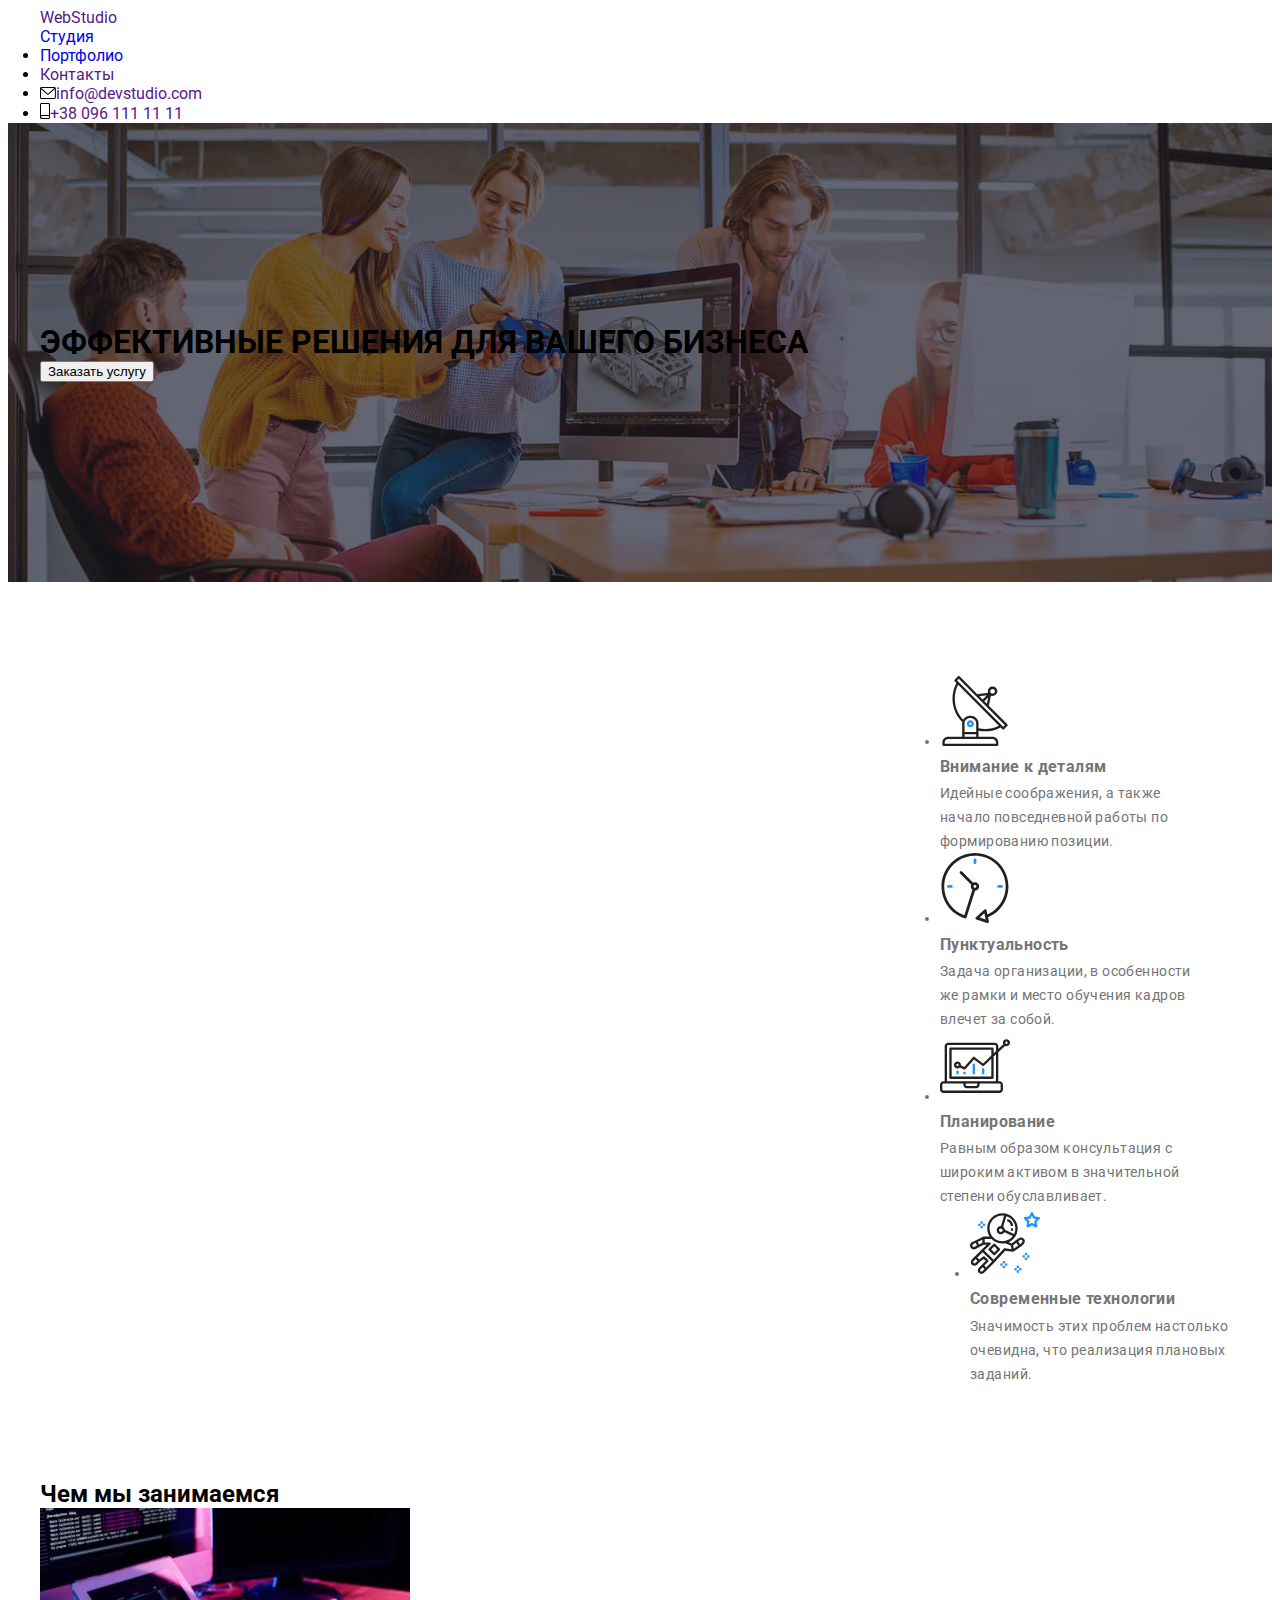
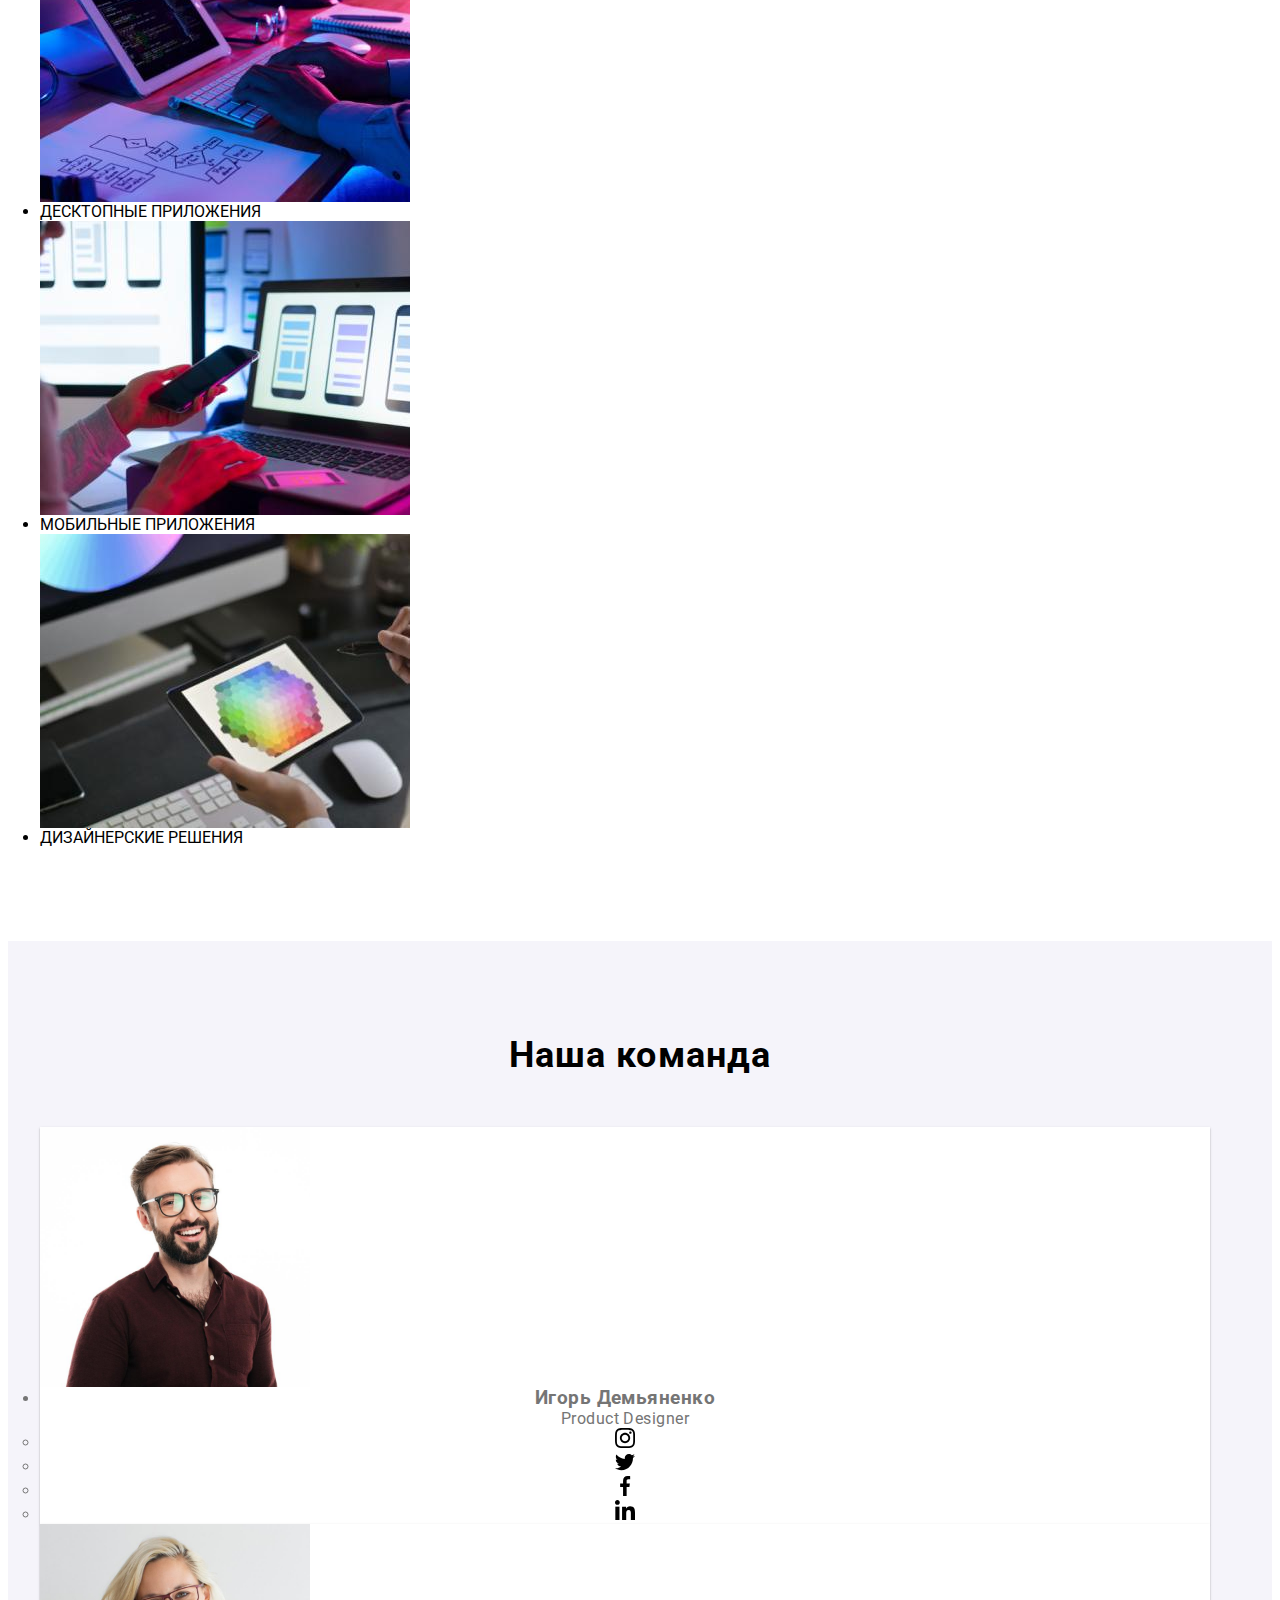
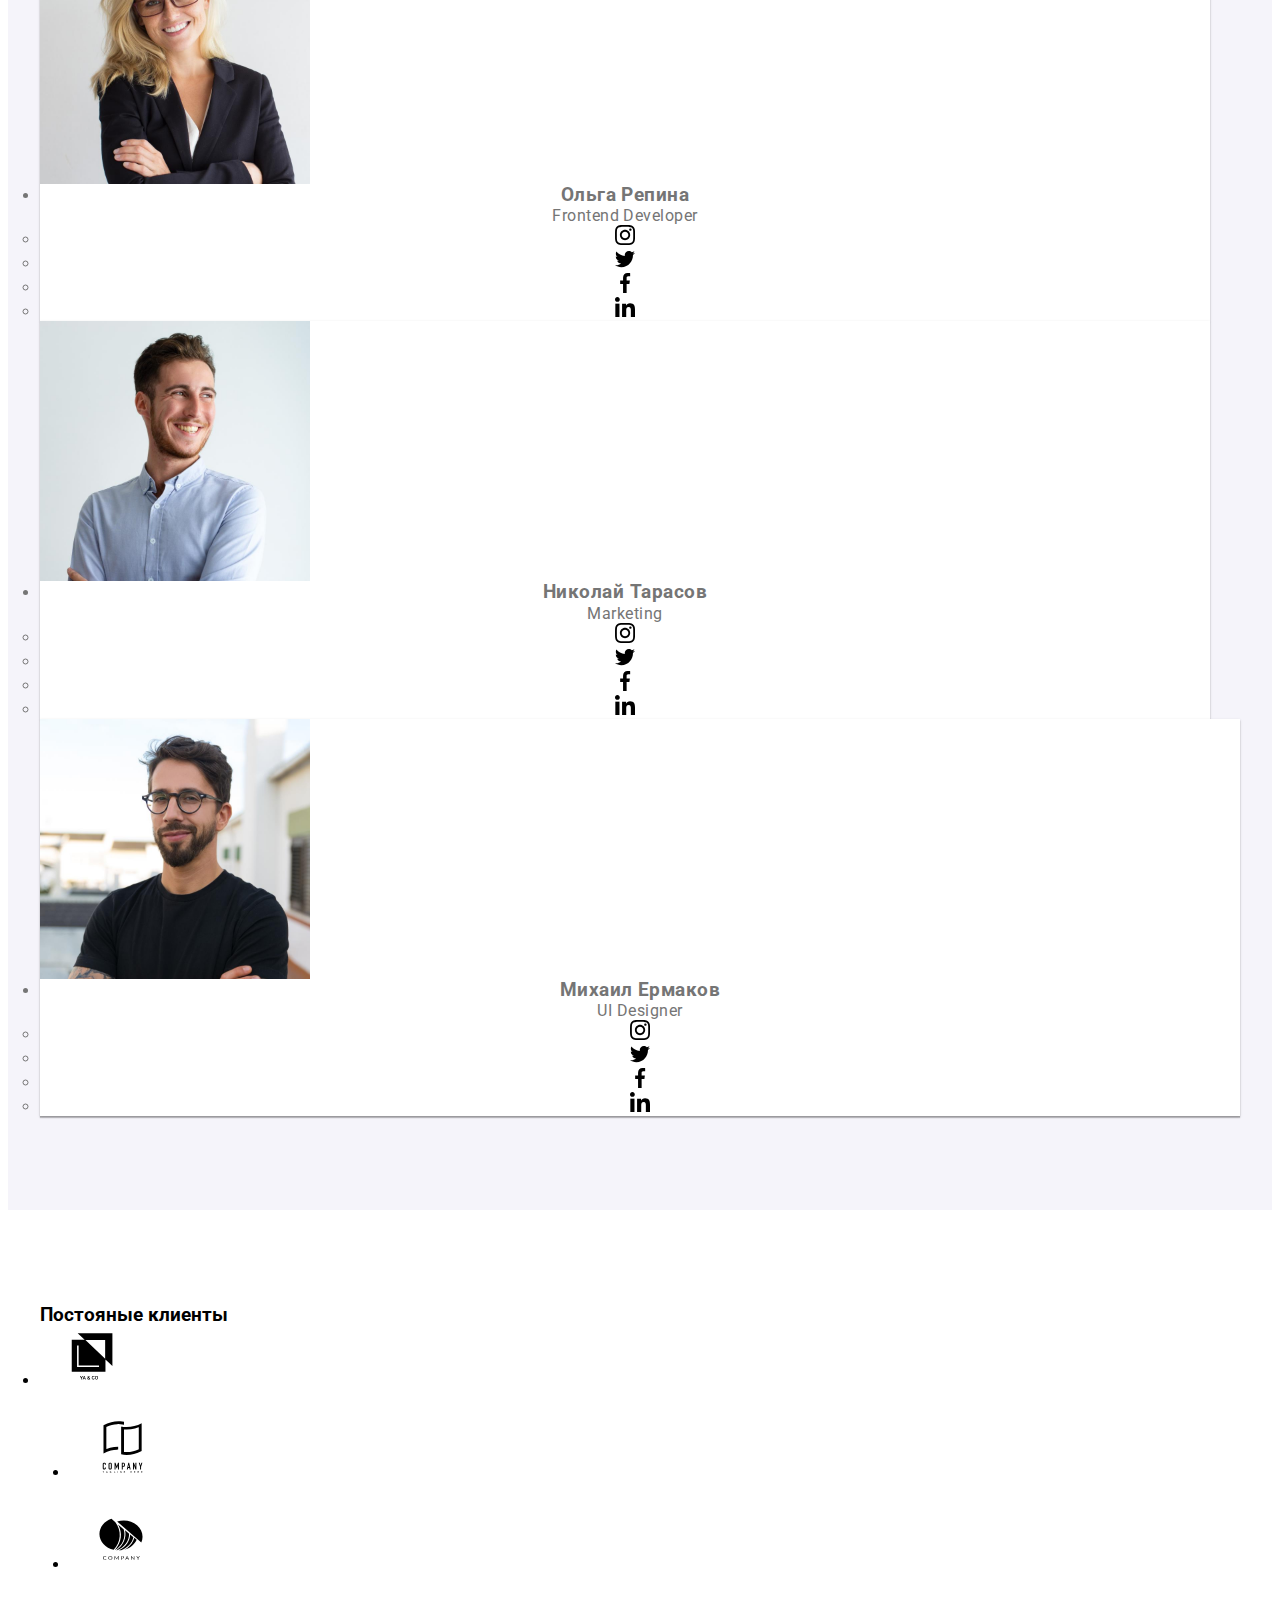
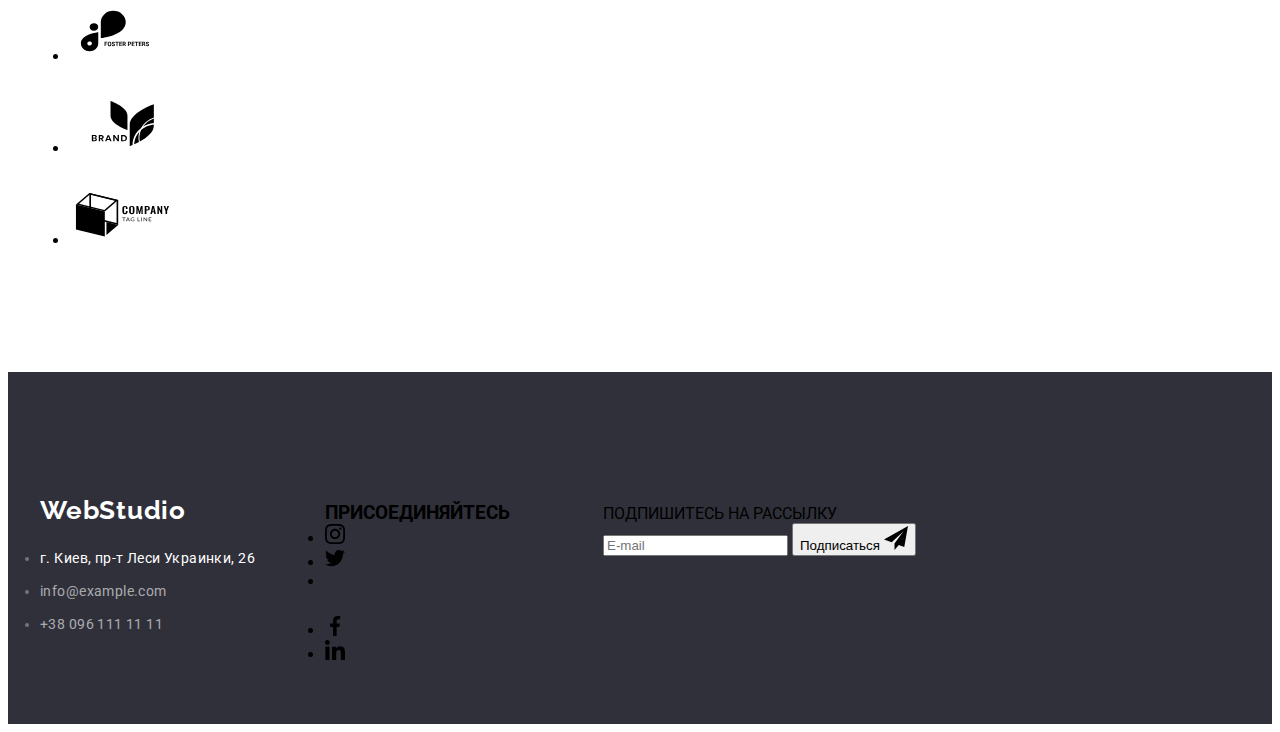
<file: index.html>
<!DOCTYPE html>
<html lang="en">

<head>
    <meta charset="UTF-8" />
    <meta http-equiv="X-UA-Compatible" content="IE=edge" />
    <meta name="viewport" content="width=device-width, initial-scale=1.0" />
    <title>Web Studio</title>
    <link rel="preconnect" href="https://fonts.googleapis.com">
    <link rel="preconnect" href="https://fonts.gstatic.com" crossorigin>
    <link
        href="https://fonts.googleapis.com/css2?family=Raleway:ital,wght@0,100;0,200;0,300;0,400;0,500;0,600;0,700;0,800;1,100;1,200;1,300;1,400;1,500;1,600;1,700;1,800&family=Roboto:ital,wght@0,100;0,300;0,400;0,500;0,700;0,900;1,100;1,300;1,400;1,500;1,700;1,900&display=swap"
        rel="stylesheet">
    <link rel="preconnect" href="https://fonts.googleapis.com">
    <link rel="preconnect" href="https://fonts.gstatic.com" crossorigin>
    <link
        href="https://fonts.googleapis.com/css2?family=Roboto:ital,wght@0,100;0,300;0,400;0,500;0,700;0,900;1,100;1,300;1,400;1,500;1,700;1,900&display=swap"
        rel="stylesheet">
    <link rel="stylesheet" href="https://cdnjs.cloudflare.com/ajax/libs/modern-normalize/1.1.0/modern-normalize.min.css"
        integrity="sha512-wpPYUAdjBVSE4KJnH1VR1HeZfpl1ub8YT/NKx4PuQ5NmX2tKuGu6U/JRp5y+Y8XG2tV+wKQpNHVUX03MfMFn9Q=="
        crossorigin="anonymous" referrerpolicy="no-referrer" />
    <!--<link rel="stylesheet" href="./css/style.css" /> -->
    <link rel="stylesheet" href="./css/main.css" />
    
    
</head>
<body>
    
    <header class="header">
        <div class="container header__container">
        <nav class="header__navigation">
            <a class="logo "href="">
                <span class="logo__first">Web</span>Studio
            </a>
           <ul class="header-list ">
               <li class="header-list__item list">
                   <a class=" header-list__text  header-list__text--current" href="./index.html">Студия</a></li>
               <li class="header-list__item">
                   <a class=" header-list__text " href="./portfolio.html">Портфолио</a></li>
               <li class="header-list__item">
                   <a class=" header-list__text " href="">Контакты</a></li>
           </ul>
        </nav>
        <ul class="header-connect ">
            <li class=" " href="info@devstudio.com">
                <a href="" class=" header-connect__link ">
                    <svg class="header-connet__icon" width="16" height="12">
                <use href="./svg/icons.svg#icon-envelope">
                </use></svg>info@devstudio.com</a></li>
           <li class="  " href="tel:+380961111111">
               <a href="" class=" header-connect__link ">
                   <svg class="header-connet__icon" width="10" height="16">
            <use href="./svg/icons.svg#icon-smartphone">
            </use></svg>+38 096 111 11 11</a></li>
        </ul>
        
        </div>
           </header>
        <main>
            <section class="hero">
                <div class="container">
                    <h1 class="hero__text">ЭФФЕКТИВНЫЕ РЕШЕНИЯ ДЛЯ ВАШЕГО БИЗНЕСА</h1>
                    <button class="hero__button" type="button" data-modal-open="">Заказать услугу</button>

                </div>
            </section>
            <section class="about">
                <div class="container ">
                    
                <ul class="about-list">
                <li class="about-list__item">
                    <div href="" class="about-list__icon">
                        <svg class="" width="70" height="70">
                            <use href="./svg/icons.svg#icon-antenna-1">
                            </use></svg></div>
                    <h3 class="about-list__title">Внимание к деталям</h3>
                    <p>Идейные соображения, а также начало повседневной работы по формированию позиции.</p>
                </li>
                <li class="about-list__item">
                    <div href="" class="about-list__icon">
                        <svg class="" width="70" height="70">
                            <use href="./svg/icons.svg#icon-clock-1">
                            </use></svg> </div>
                    <h3 class="about-list__title">Пунктуальность</h3>
                    <p>Задача организации, в особенности же рамки и место обучения кадров влечет за собой.</p>
                </li>
                <li class="about-list__item">
                    <div href="" class="about-list__icon">
                        <svg class="" width="70" height="70">
                            <use href="./svg/icons.svg#icon-diagram-1">
                            </use></svg> </div>
                    <h3 class="about-list__title">Планирование</h3>
                    <p>Равным образом консультация с широким активом в значительной степени обуславливает.</p>
                </li>
                <li class="about-list__item">
                    <div href="" class="about-list__icon">
                        <svg class="" width="70" height="70">
                            <use href="./svg/icons.svg#icon-astronaut-1">
                            </use></svg> </div>
                    <h3 class="about-list__title">Современные технологии</h3>
                    <p>Значимость этих проблем настолько очевидна, что реализация плановых заданий.</p>
                </li>
                </ul>               
               </div>
            </section>
            <section class="work">
                <div class="container">
                <h2 class="work__title">Чем мы занимаемся</h2>
                <ul class="work-list ">
                    <li class="work-list__item">
                        <img 
                             src="./mode-1/typing-text.jpg" 
                             alt="typing text"
                             width="370"
                             height="294">
                        <div class="work-list__box">
                            <p class="work-list__text">ДЕСКТОПНЫЕ ПРИЛОЖЕНИЯ</p>
                        </div>
                    </li>
                    <li class="work-list__item">
                        <img 
                        src="./mode-1/looks-at-the-interface.jpg" 
                        alt="looks at the interface"
                         width="370"
                         height="294">
                         <div class="work-list__box">
                            <p class="work-list__text">МОБИЛЬНЫЕ ПРИЛОЖЕНИЯ</p>
                        </div>
                        </li>
                    <li class="work-list__item">
                        <img 
                        src="./mode-1/Color-palette.jpg" 
                        alt="Color palette"
                        width="370"
                        height="294"
                        >
                        <div class="work-list__box">
                            <p class="work-list__text">ДИЗАЙНЕРСКИЕ РЕШЕНИЯ</p>
                        </div>
                    </li>
                </ul>
                </div>
            </section>
            <section class="command">
                <div class="container">
                <h2 class="command__title">Наша команда</h2>
                <ul class="command-list">
                    <li class="command-list__item"> 
                        <img 
                        src="./mode-1/Photo.jpg" 
                        alt="Phоtо"
                        width="270"
                        height="260"
                        >
                        <div class="command-list-box">
                        <h3 class="command-list-box__title" >Игорь Демьяненко</h3>
                        <p lang="en" class="cammand-list-box__text">Product Designer</p>
                        <ul class="command-list-social">
                            <li class="command-list-social__item">
                            <a href="" class="command-list-social__link">
                                <svg class="command-list-social__icon" width="20" height="20">
                                    <use href="./svg/icons.svg#icon-instagram-2">
                                    </use></svg></a>
                            </li>
                            <li class="command-list-social__item">
                                <a href="" class="command-list-social__link">
                                <svg class="command-list-social__icon" width="20" height="20">
                                    <use href="./svg/icons.svg#icon-twitter-1">
                                    </use></svg> </a>
                            </li>
                            <li class="command-list-social__item">
                                <a href="" class="command-list-social__link">
                                <svg class="command-list-social__icon" width="20" height="20">
                                    <use href="./svg/icons.svg#icon-facebook-1">
                                    </use></svg> </a>
                            </li>
                            <li class="command-list-social__item">
                                <a href="" class="command-list-social__link">
                                <svg class="command-list-social__icon" width="20" height="20">
                                    <use href="./svg/icons.svg#icon-linkedin-1">
                                    </use></svg> </a>
                            </li>
                        </ul>
                    </div>
                    </li>
                    <li class="command-list__item">
                       <img 
                        src="./mode-1/Photo-2.jpg" 
                        alt="фото"
                        width="270"
                        height="260"
                        >
                        <div class="command-list-box">
                        <h3 class="command-list-box__title">Ольга Репина</h3>
                        <p lang="en" class="cammand-list-box__text">Frontend Developer</p>
                        <ul class="command-list-social">
                            <li class="command-list-social__item">
                            <a href="" class="command-list-social__link">
                                <svg class="command-list-social__icon" width="20" height="20">
                                    <use href="./svg/icons.svg#icon-instagram-2">
                                    </use></svg></a>
                            </li>
                            <li class="command-list-social__item">
                                <a href="" class="command-list-social__link">
                                <svg class="command-list-social__icon" width="20" height="20">
                                    <use href="./svg/icons.svg#icon-twitter-1">
                                    </use></svg> </a>
                            </li>
                            <li class="command-list-social__item">
                                <a href="" class="command-list-social__link">
                                <svg class="command-list-social__icon" width="20" height="20">
                                    <use href="./svg/icons.svg#icon-facebook-1">
                                    </use></svg> </a>
                            </li>
                            <li class="command-list-social__item">
                                <a href="" class="command-list-social__link">
                                <svg class="command-list-social__icon" width="20" height="20">
                                    <use href="./svg/icons.svg#icon-linkedin-1">
                                    </use></svg> </a>
                            </li>
                        </ul>
                    </div>
                    </li>
                    <li class="command-list__item">
                        <img 
                        src="./mode-1/Photo-3.jpg" 
                        alt="фото"
                        width="270"
                        height="260"
                        >
                        <div class="command-list-box">
                        <h3 class="command-list-box__title">Николай Тарасов</h3>
                        <p lang="en" class="cammand-list-box__text">Marketing</p>
                        <ul class="command-list-social">
                            <li class="command-list-social__item">
                            <a href="" class="command-list-social__link">
                                <svg class="command-list-social__icon" width="20" height="20">
                                    <use href="./svg/icons.svg#icon-instagram-2">
                                    </use></svg></a>
                            </li>
                            <li class="command-list-social__item">
                                <a href="" class="command-list-social__link">
                                <svg class="command-list-social__icon" width="20" height="20">
                                    <use href="./svg/icons.svg#icon-twitter-1">
                                    </use></svg> </a>
                            </li>
                            <li class="command-list-social__item">
                                <a href="" class="command-list-social__link">
                                <svg class="command-list-social__icon" width="20" height="20">
                                    <use href="./svg/icons.svg#icon-facebook-1">
                                    </use></svg> </a>
                            </li>
                            <li class="command-list-social__item">
                                <a href="" class="command-list-social__link">
                                <svg class="command-list-social__icon" width="20" height="20">
                                    <use href="./svg/icons.svg#icon-linkedin-1">
                                    </use></svg> </a>
                            </li>
                        </ul>
                    </div>
                    </li>
                    <li class="command-list__item">
                        <img 
                        src="./mode-1/Photo-4.jpg" 
                        alt="фото"
                        width="270"
                        height="260"
                        >
                        <div class="command-list-box">
                        <h3 class="command-list-box__title">Михаил Ермаков</h3>
                        <p lang="en" class="cammand-list-box__text">UI Designer</p>
                        <ul class="command-list-social">
                            <li class="command-list-social__item">
                            <a href="" class="command-list-social__link">
                                <svg class="command-list-social__icon" width="20" height="20">
                                    <use href="./svg/icons.svg#icon-instagram-2">
                                    </use></svg></a>
                            </li>
                            <li class="command-list-social__item">
                                <a href="" class="command-list-social__link">
                                <svg class="command-list-social__icon" width="20" height="20">
                                    <use href="./svg/icons.svg#icon-twitter-1">
                                    </use></svg> </a>
                            </li>
                            <li class="command-list-social__item">
                                <a href="" class="command-list-social__link">
                                <svg class="command-list-social__icon" width="20" height="20">
                                    <use href="./svg/icons.svg#icon-facebook-1">
                                    </use></svg> </a>
                            </li>
                            <li class="command-list-social__item">
                                <a href="" class="command-list-social__link">
                                <svg class="command-list-social__icon" width="20" height="20">
                                    <use href="./svg/icons.svg#icon-linkedin-1">
                                    </use></svg> </a>
                            </li>
                        </ul>
                    </div>
                    </li>
                </ul>
                </div>
            </section>
            <section class="clients">
                <div class="container ">
                <h3 class="clients__title">Постояные клиенты</h3>
                <ul class="clients-social-list">
                    <li class="clients-social-list__item">
                    <a href="" class="clients-social-list__link">
                        <svg class="clients-social-list-item__icon" width="106" height="60">
                            <use href="./svg/icons.svg#icon-Logo-5">
                            </use></svg></a>
                    </li>
                    <li class="clients-social-list__item">
                        <a href="" class="clients-social-list__link">
                        <svg class="clients-social-list-item__icon" width="106" height="60">
                            <use href="./svg/icons.svg#icon-Logo-4">
                            </use></svg> </a>
                    </li>
                    <li class="clients-social-list__item">
                        <a href="" class="clients-social-list__link">
                            <svg class="clients-social-list-item__icon" width="106" height="60">
                            <use href="./svg/icons.svg#icon-Logo-3">
                            </use></svg> </a>
                    </li>
                    <li class="clients-social-list__item">
                        <a href="" class="clients-social-list__link">
                            <svg class="clients-social-list-item__icon" width="106" height="60">
                            <use href="./svg/icons.svg#icon-Logo-2">
                            </use></svg> </a>
                    </li>
                    <li class="clients-social-list__item">
                        <a href="" class="clients-social-list__link">
                            <svg class="clients-social-list-item__icon" width="106" height="60">
                            <use href="./svg/icons.svg#icon-Logo-1">
                            </use></svg> </a>
                    </li>
                    <li class="clients-social-list__item">
                        <a href="" class="clients-social-list__link">
                            <svg class="clients-social-list-item__icon" width="106" height="60">
                            <use href="./svg/icons.svg#icon-Logo">
                            </use></svg> </a>
                    </li>
                </ul>
            </div>
            </section>
        </main>
        <footer class="contacs">
            <div class="container contacs-container">
                <div class="footer-contacs">
            <a href="" class="contacs__text">
                <span class="logo-first">Web</span>Studio
            </a>
            <address>
                <ul class="contacs__list">
                     <li class="contacs-list__item">
                        <a href="https://goo.gl/maps/rCSKf7v6BH6SyEzp8" target="_blank" rel="noopener noreferre" class="contacs-list__item-address link">г. Киев, пр-т Леси
                            Украинки, 26</a>
                    </li>
                    <li class="contacs-list__item">
                        <a href="mailto:info@example.com" class="contacs-list__item-link link">info@example.com</a>
                    </li>
                    <li class="contacs-list__item ">
                        <a href="tel:+380961111111" class="contacs-list__item-link link">+38 096 111 11 11</a>
                    </li>
                </ul>
            </address>
        </div>
            <div class="footer">
                <h3 class="footer__title">ПРИСОЕДИНЯЙТЕСЬ</h3>
                <ul class="footer-list">
                    <li class="footer-list__item">
                    <a href="" class="footer-list__link">
                        <svg class="footer-list__icon" width="20" height="20">
                            <use href="./svg/icons.svg#icon-instagram-2">
                            </use></svg></a>
                    </li>
                    <li class="footer-list__item">
                        <a href="" class="footer-list__link">
                            <svg class="footer-list__icon" width="20" height="20">
                            <use href="./svg/icons.svg#icon-twitter-1">
                            </use></svg> </a>
                    </li>
                    <li class="footer-list-social__item">
                        <li class="footer-list__item">
                            <a href="" class="footer-list__link">
                            <svg class="footer-list__icon" width="20" height="20">
                            <use href="./svg/icons.svg#icon-facebook-1">
                            </use></svg> </a>
                    </li>
                    <li class="footer-list__item">
                        <a href="" class="footer-list__link">
                            <svg class="footer-list__icon" width="20" height="20">
                            <use href="./svg/icons.svg#icon-linkedin-1">
                            </use></svg> </a>
                    </li>
                </ul>
            </div>
           <form class="subscription">
                <p class="subscription__title">ПОДПИШИТЕСЬ НА РАССЫЛКУ</p>
                <div class="subscription__contaner">
                <input type="email" class="subscription__input" placeholder="E-mail" >
                <button type="submit" class="subscription__button">Подписаться <svg class="subscription__buttom-icon" width="24" height="24">
                    <use href="./svg/icons.svg#icon-send">
                    </use></svg></button>
                </form>
            </div>
            </div>
        </footer>
        <div class="backdrop is-hidden" data-modal>
            <div class="modal">
            <button type="button" class="modal__close" data-modal-close><svg class="modal__close-icon" width="14" height="14">
                <use href="./svg/icons.svg#icon-close-black-18dp-2-1">
                </use></svg></button>   
                <p class="modal__title">Оставьте свои данные, мы вам перезвоним</p> 
                
                <form action="#" class="">
                    <div class="modal-form__feeld">
                        <label for="user-name" class="modal-form__feeld-label">Имя</label>
                        <div class="modal-form__wrap">
                            <input type="text" 
                            name="user-name" 
                            class="modal-form__wrap-input"  
                            required id="user-name" />
                            <svg class="modal-form__wrap-icon" width="18" height="18">
                                <use href="./svg/icons.svg#icon-person-black">
                                </use></svg></svg>
                        </div>
                    </div>
                    <div class="modal-form__feeld">
                        <label for="user-tel" class="modal-form__feeld-label">Телефон</label>
                        <div class="modal-form__wrap">
                            <input 
                            type="tel" 
                            name="user-tel" 
                            class="modal-form__wrap-input" 
                            required id="user-tel"/>
                            <svg class="modal-form__wrap-icon" width="18" height="18">
                                <use href="./svg/icons.svg#icon-phone-black">
                                </use></svg></svg>
                        </div>
                    </div>
                    <div class="modal-form__feeld">
                        <label for="user-email" class="modal-form__feeld-label">Почта</label>
                        <div class="modal-form__wrap">
                            <input 
                            type="email" 
                            name="user-email"
                            class="modal-form__wrap-input" 
                            id="user-email"/>
                            <svg class="modal-form__wrap-icon" width="18" height="18">
                                <use href="./svg/icons.svg#icon-email-black">
                                </use></svg></svg>
                        </div>
                    </div>
                    <div class="modal-form__comment">
                        <label for="user-text" class="modal-form__feeld-label">Комментарий</label>
                        <textarea 
                        name="user-text" 
                        id="user-text" 
                        class="modal-comment__text" 
                        placeholder="Введите текст"
                        ></textarea>
                    </div>
                    <div class="modal-form__comment">
                        <input 
                        type="checkbox" 
                        name="policy" 
                        class="modal-comment__check visually-hidden"
                        id="modal-check"/>
                        
                        <label for="modal-check" class="modal-comment__check-text"
                        ><span class=""><svg class="modal-comment__icon-check" width="16" height="15">
                            <use href="./svg/icons.svg#icon-Vector">
                            </use></svg></svg></span>Соглашаюсь с рассылкой и принимаю <a class="usage-policy" href=""> Условия договора</a></label>
                    </div>
                    <button type="submit" class="modal__button">Отправить</button>
            </form>
            
            </section>
            </div>
            <script src="./js/modal.js"></script>
        
</body>
</file>
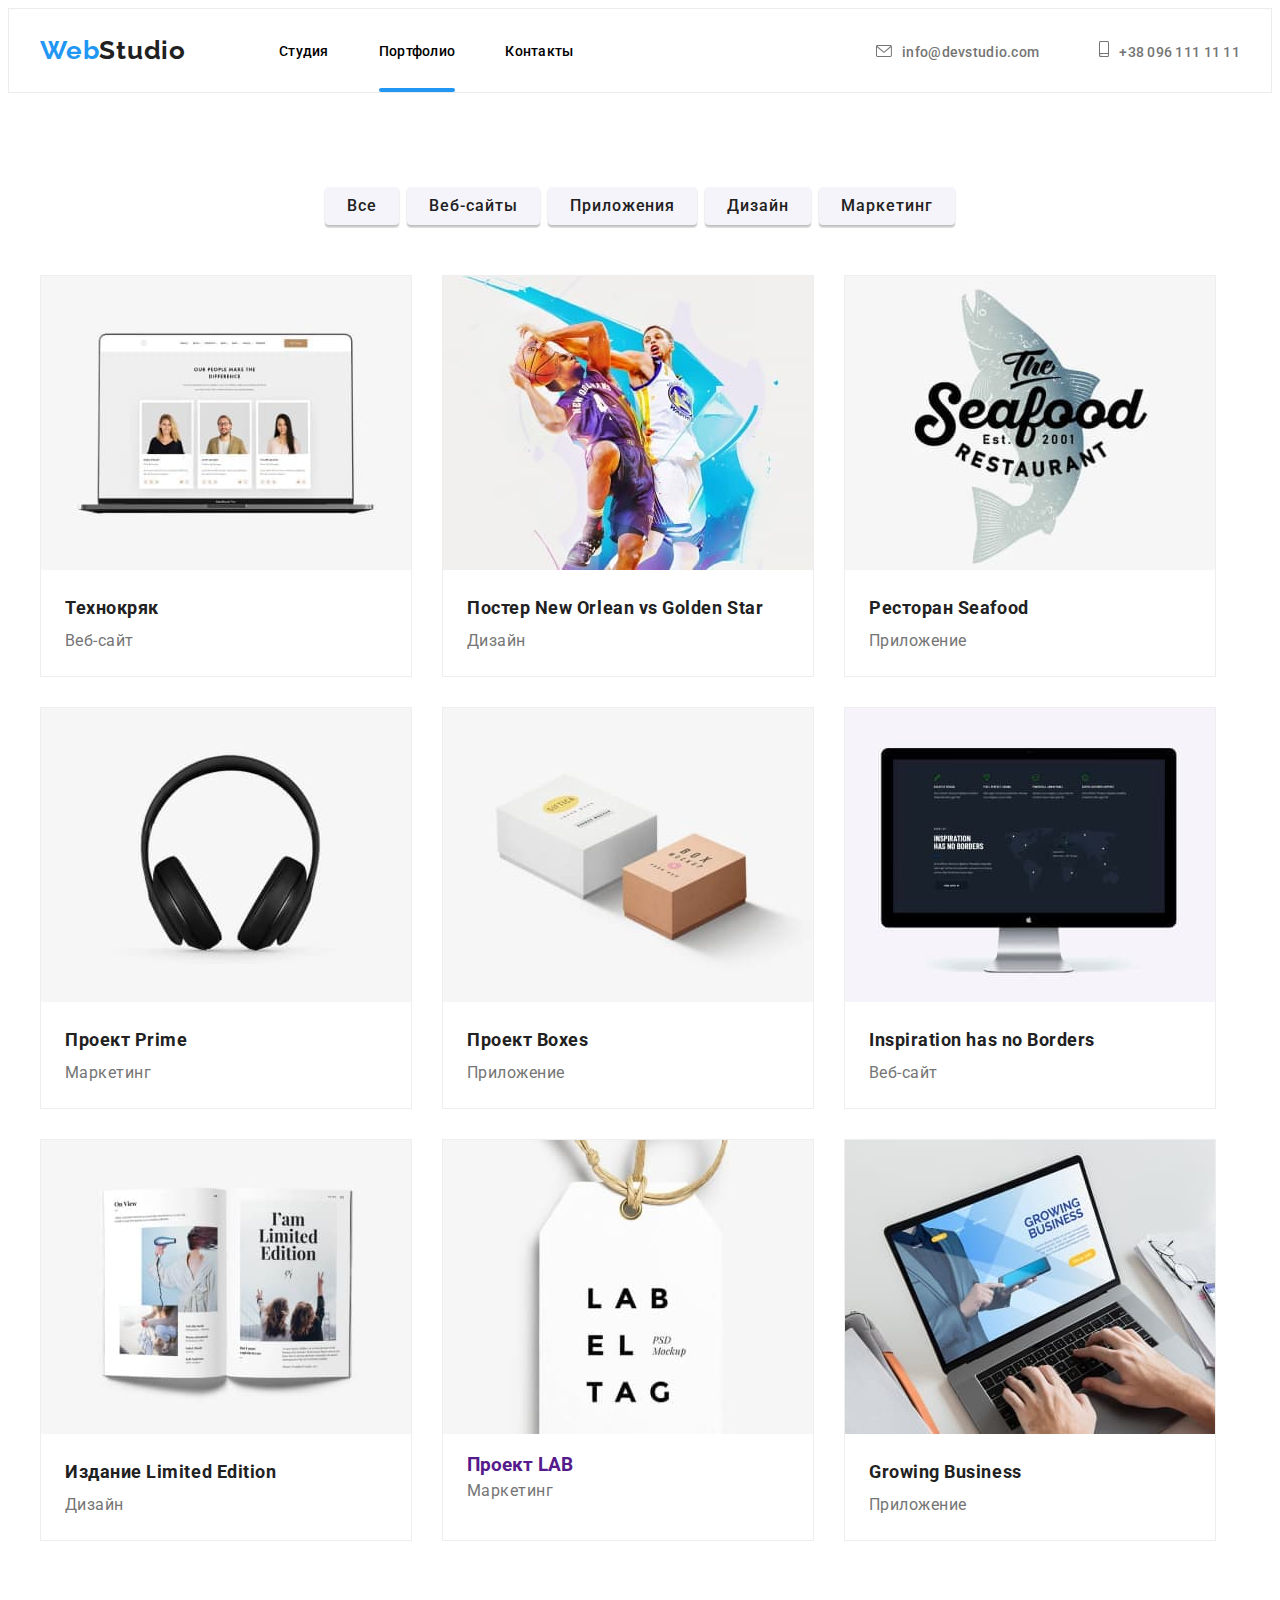
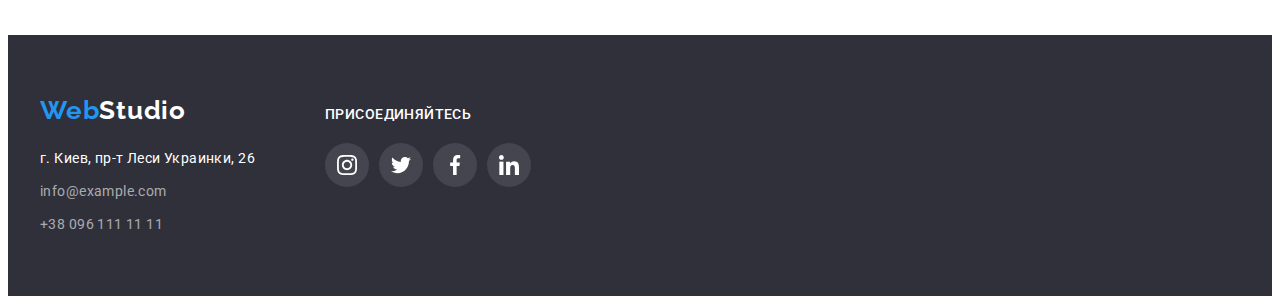
<file: portfolio.html>
<!DOCTYPE html>
<html lang="en">

<head>
    <meta charset="UTF-8" />
    <meta http-equiv="X-UA-Compatible" content="IE=edge" />
    <meta name="viewport" content="width=device-width, initial-scale=1.0" />
    <title>Web Studio</title>
    <link rel="preconnect" href="https://fonts.googleapis.com">
    <link rel="preconnect" href="https://fonts.gstatic.com" crossorigin>
    <link
        href="https://fonts.googleapis.com/css2?family=Raleway:ital,wght@0,100;0,200;0,300;0,400;0,500;0,600;0,700;0,800;1,100;1,200;1,300;1,400;1,500;1,600;1,700;1,800&family=Roboto:ital,wght@0,100;0,300;0,400;0,500;0,700;0,900;1,100;1,300;1,400;1,500;1,700;1,900&display=swap"
        rel="stylesheet">
    <link rel="preconnect" href="https://fonts.googleapis.com">
    <link rel="preconnect" href="https://fonts.gstatic.com" crossorigin>
    <link
        href="https://fonts.googleapis.com/css2?family=Roboto:ital,wght@0,100;0,300;0,400;0,500;0,700;0,900;1,100;1,300;1,400;1,500;1,700;1,900&display=swap"
        rel="stylesheet">
    <link rel="stylesheet" href="https://cdnjs.cloudflare.com/ajax/libs/modern-normalize/1.1.0/modern-normalize.min.css"
        integrity="sha512-wpPYUAdjBVSE4KJnH1VR1HeZfpl1ub8YT/NKx4PuQ5NmX2tKuGu6U/JRp5y+Y8XG2tV+wKQpNHVUX03MfMFn9Q=="
        crossorigin="anonymous" referrerpolicy="no-referrer" />
    <link rel="stylesheet" href="./css/portfolio_style.css" />
    <body>
        
        <header class="header">
            <div class="container header-container">
            <nav class="header-navigation">
                <a class="header-link-logo link"href="">
                    <span class="logo-first">Web</span>Studio
                </a>
               <ul class="header-list list">
                   <li class="header-item list">
                       <a class="header-link-list header-item-text  " href="./index.html">Студия</a></li>
                   <li class="header-item">
                       <a class="header-link-list header-item-text current" href="./portfolio.html">Портфолио</a></li>
                   <li class="header-item">
                       <a class="header-link-list header-item-text " href="">Контакты</a></li>
               </ul>
            </nav>
            <ul class="header-connect list">
                <li class="header-link-link " href="info@devstudio.com">
                    <a href="" class="header-link-list header-link-link">
                    <svg class="header-icon-icon" width="16" height="12">
                    <use href="./svg/icons.svg#icon-envelope">
                    </use></svg>info@devstudio.com</a></li>
               <li class=" header-link-link " href="tel:+380961111111">
                   <a href="" class="header-link-list header-link-link">
                       <svg class="header-icon-icon" width="10" height="16">
                <use href="./svg/icons.svg#icon-smartphone">
                </use></svg>+38 096 111 11 11</a></li>
            </ul>
            
            </div>
               </header>
<main>
            <section class="hero">
            <div class="container main-container">
                <ul class="list hero-list-button">
                <li class="list hero-list-item"><button  type="button" class="hero-button-item">Все</button></li>
                <li class="list hero-list-item"><button  type="button" class="hero-button-item">Веб-сайты</button></li>
                <li class="list hero-list-item"><button  type="button" class="hero-button-item">Приложения</button></li>
                <li class="list hero-list-item"><button  type="button" class="hero-button-item">Дизайн</button></li>
                <li class="list hero-list-item"><button  type="button" class="hero-button-item">Маркетинг</button></li>
                </ul>
            
            
            <ul class="about-list list">
              <li class="about-item">
                <a href="" class="about-item-box" >
                      <div class="about-item-wrap">
                       <img 
                        src="./portfolio/images/photo.jpg" 
                        alt="экран с 3 фото"
                        width="370"
                        height="294"
                        >
                        <p class="about-text">Технокряк это современная площадка распространения коронавируса. Компании используют эту платформу для цифрового шпионажа и атак на защищённые сервера конкурентов.</p>
                    </div>
                    <div class="about-box">
                        <h3 class="about-item-title">Технокряк</h3>
                        <p lang="en" class="about-item-text">Веб-сайт</p>
                    </div>     
                </a>
                    </li>
                    <li class="about-item">
                    <a href="" class="about-item-box" >
                      <div class="about-item-wrap">
                        <img 
                        src="./portfolio/images/basketball.jpg" 
                        alt="брасок в баскетболе"
                        width="370"
                        height="294"
                        >
                        <p class="about-text">Технокряк это современная площадка распространения коронавируса. Компании используют эту платформу для цифрового шпионажа и атак на защищённые сервера конкурентов.</p>
                      </div>
                        <div class="about-box">
                        <h3 class="about-item-title">Постер New Orlean vs Golden Star</h3>
                        <p lang="en" class="about-item-text">Дизайн</p>
                        </div>
                     </a>
                    </li>
                    <li class="about-item">
                    <a href="" class="about-item-box" >
                        <div class="about-item-wrap">
                        <img 
                        src="./portfolio/images/logo.jpg" 
                        alt="логотип"
                        width="370"
                        height="294"
                        >
                        <p class="about-text">Технокряк это современная площадка распространения коронавируса. Компании используют эту платформу для цифрового шпионажа и атак на защищённые сервера конкурентов.</p>
                        </div>
                        <div class="about-box">
                        <h3 class="about-item-title">Ресторан Seafood</h3>
                        <p lang="en" class="about-item-text">Приложение</p>
                    </div>
                    </a>
                    </li>
                    
                    <li class="about-item">
                    <a href="" class="about-item-box" >
                        <div class="about-item-wrap">
                        <img src="./portfolio/images/headphones.jpg" alt="наушники" width="370" height="294">
                        <p class="about-text">Технокряк это современная площадка распространения коронавируса. Компании используют эту платформу для цифрового шпионажа и атак на защищённые сервера конкурентов.</p>
                        </div>
                        <div class="about-box">
                        <h3 class="about-item-title">Проект Prime</h3>
                        <p lang="en" class="about-item-text">Маркетинг</p>
                        </div>
                    </a>   
                    </li>
                    <li class="about-item">
                    <a href="" class="about-item-box" >
                        <div class="about-item-wrap">
                        <img src="./portfolio/images/box.jpg" alt="коробочки" width="370" height="294">
                        <p class="about-text">Технокряк это современная площадка распространения коронавируса. Компании используют эту платформу для цифрового шпионажа и атак на защищённые сервера конкурентов.</p>
                        </div>
                        <div class="about-box">
                        <h3 class="about-item-title">Проект Boxes</h3>
                        <p lang="en" class="about-item-text">Приложение</p>
                        </div>
                    </a>
                    </li>
                    <li class="about-item">
                    <a href="" class="about-item-box" >
                        <div class="about-item-wrap">
                        <img src="./portfolio/images/monitor.jpg" alt="монитор" width="370" height="294">
                        <p class="about-text">Технокряк это современная площадка распространения коронавируса. Компании используют эту платформу для цифрового шпионажа и атак на защищённые сервера конкурентов.</p>
                    </div>
                        <div class="about-box">
                        <h3 class="about-item-title">Inspiration has no Borders</h3>
                        <p lang="en" class="about-item-text">Веб-сайт</p>
                        </div>

                    </a>
                    </li>
                    <li class="about-item">
                        <a href="" class="about-item-box" >
                            <div class="about-item-wrap">
                        <img src="./portfolio/images/magazine.jpg" alt="журнал" width="370" height="294">
                        <p class="about-text">Технокряк это современная площадка распространения коронавируса. Компании используют эту платформу для цифрового шпионажа и атак на защищённые сервера конкурентов.</p>   
                    </div>
                        <div class="about-box">
                        <h3 class="about-item-title">Издание Limited Edition</h3>
                        <p lang="en" class="about-item-text">Дизайн</p>
                    </div>
                        </a>
                </li>
                    <li class="about-item">
                        <a href="" class="about-item-box" >
                            <div class="about-item-wrap">
                        <img src="./portfolio/images/label.jpg" alt="лэйбл" width="370" height="294">
                        <p class="about-text">Технокряк это современная площадка распространения коронавируса. Компании используют эту платформу для цифрового шпионажа и атак на защищённые сервера конкурентов.</p>    
                    </div>
                        <div class="about-box">
                        <h3 class="aboutitem-title">Проект LAB</h3>
                        <p lang="en" class="about-item-text">Маркетинг</p>
                    </div>
                        </a>
                </li>
                    <li class="about-item">
                        <a href="" class="about-item-box" >
                            <div class="about-item-wrap">
                        <img src="./portfolio/images/notebook.jpg" alt="ноутбук" width="370" height="294">
                        <p class="about-text">Технокряк это современная площадка распространения коронавируса. Компании используют эту платформу для цифрового шпионажа и атак на защищённые сервера конкурентов.</p>   
                    </div>
                        <div class="about-box">
                        <h3 class="about-item-title">Growing Business</h3>
                        <p lang="en" class="about-item-text">Приложение</p>
                    </div>
                        </a>
                </li>
                    
            </ul>
            </div>
            </section>
        </main>
        <footer class="contacs">
            <div class="container contacs-container">
                <div class="footer-contacs">
            <a href="" class="contacs-text link"><span class="logo-first">Web</span>Studio</a>
            <address class="contacs-list" >
                <ul class=" list">
                     <li class="contacs-item">
                        <a href="https://goo.gl/maps/rCSKf7v6BH6SyEzp8" target="_blank" rel="noopener noreferre" class="contacs-item-address link">г. Киев, пр-т Леси
                            Украинки, 26</a>
                    </li>
                    <li class="contacs-item">
                        <a href="mailto:info@example.com" class="contacs-item-link link">info@example.com</a>
                    </li>
                    <li class="contacs-item link">
                        <a href="tel:+380961111111" class="contacs-item-link link">+38 096 111 11 11</a>
                    </li>
                </ul>
            </address>
        </div>
            <div class="connect">
                <h3 class="footer-item-title">ПРИСОЕДИНЯЙТЕСЬ</h3>
                <ul class="footer-social-list list">
                    <li class="footer-social-item">
                    <a href="" class="footer-social-link">
                        <svg class="footer-social-icon" width="20" height="20">
                            <use href="./svg/icons.svg#icon-instagram-2">
                            </use></svg></a>
                    </li>
                    <li class="footer-social-item"><a href="" class="footer-social-link">
                        <svg class="footer-social-icon" width="20" height="20">
                            <use href="./svg/icons.svg#icon-twitter-1">
                            </use></svg> </a>
                    </li>
                    <li class="footer-social-item"><a href="" class="footer-social-link">
                        <svg class="footer-social-icon" width="20" height="20">
                            <use href="./svg/icons.svg#icon-facebook-1">
                            </use></svg> </a>
                    </li>
                    <li class="footer-social-item"><a href="" class="footer-social-link">
                        <svg class="footer-social-icon" width="20" height="20">
                            <use href="./svg/icons.svg#icon-linkedin-1">
                            </use></svg> </a>
                    </li>
                </ul>
            </div>
           <!-- <div class="footer-subscription">
                <p class="footer-subscription-title">ПОДПИШИТЕСЬ НА РАССЫЛКУ</p>
                <div class="subscription-contaner">
                <input type="email" class="subscription-input" placeholder="E-mail" >
                <button type="submit" class="subscription-button">Подписаться <svg class="subscription-icon" width="24" height="24">
                    <use href="./svg/icons.svg#icon-send">
                    </use></svg></button>
                </div>
            </div>-->
            </div>
        </footer>
       </div>
     </main>
</file>
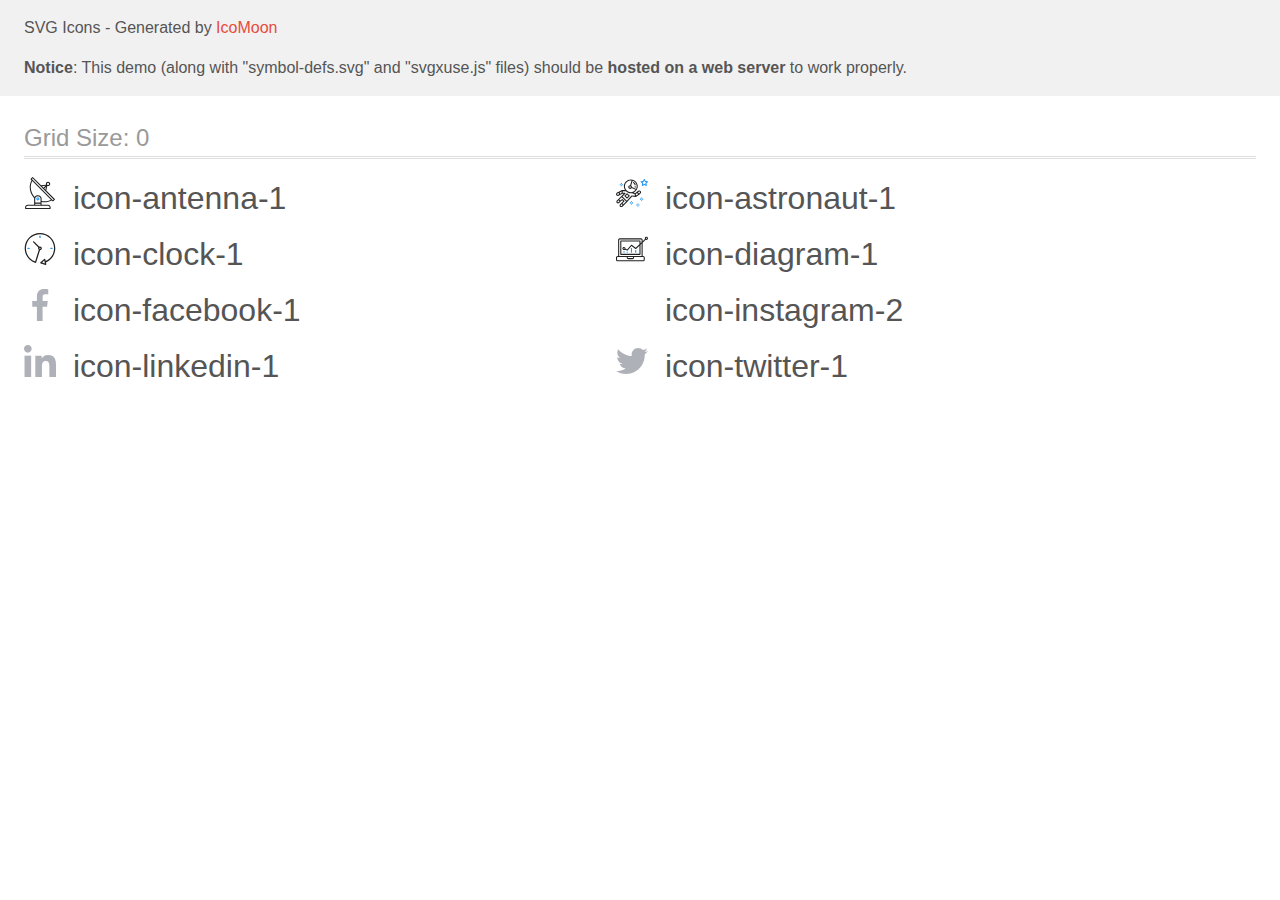
<file: svg/icomoon/demo-external-svg.html>
<!doctype html>
<html>
<head>
    <title>IcoMoon - SVG Icons</title>
    <meta charset="utf-8">
    <meta name="viewport" content="width=device-width, initial-scale=1">
    <link rel="stylesheet" href="demo-files/demo.css">
    <link rel="stylesheet" href="style.css">
</head>
<body>
<header class="bgc1 clearfix">
<div class="mhl">
    <p>SVG Icons - Generated by <a href="https://icomoon.io/app">IcoMoon</a></p><p><strong>Notice</strong>: This demo (along with "symbol-defs.svg" and "svgxuse.js" files) should be <b>hosted on a web server</b> to work properly.</p>
</div>
</header>
    <div class="clearfix mhl ptl">
        <h1 class="mvm mtn fgc1">Grid Size: 0</h1>
        <div class="glyph fs1">
            <div class="clearfix pbs">
                <svg class="icon icon-antenna-1"><use xlink:href="symbol-defs.svg#icon-antenna-1"></use></svg><span class="name"> icon-antenna-1</span>
            </div>
        </div>
        <div class="glyph fs1">
            <div class="clearfix pbs">
                <svg class="icon icon-astronaut-1"><use xlink:href="symbol-defs.svg#icon-astronaut-1"></use></svg><span class="name"> icon-astronaut-1</span>
            </div>
        </div>
        <div class="glyph fs1">
            <div class="clearfix pbs">
                <svg class="icon icon-clock-1"><use xlink:href="symbol-defs.svg#icon-clock-1"></use></svg><span class="name"> icon-clock-1</span>
            </div>
        </div>
        <div class="glyph fs1">
            <div class="clearfix pbs">
                <svg class="icon icon-diagram-1"><use xlink:href="symbol-defs.svg#icon-diagram-1"></use></svg><span class="name"> icon-diagram-1</span>
            </div>
        </div>
        <div class="glyph fs1">
            <div class="clearfix pbs">
                <svg class="icon icon-facebook-1"><use xlink:href="symbol-defs.svg#icon-facebook-1"></use></svg><span class="name"> icon-facebook-1</span>
            </div>
        </div>
        <div class="glyph fs1">
            <div class="clearfix pbs">
                <svg class="icon icon-instagram-2"><use xlink:href="symbol-defs.svg#icon-instagram-2"></use></svg><span class="name"> icon-instagram-2</span>
            </div>
        </div>
        <div class="glyph fs1">
            <div class="clearfix pbs">
                <svg class="icon icon-linkedin-1"><use xlink:href="symbol-defs.svg#icon-linkedin-1"></use></svg><span class="name"> icon-linkedin-1</span>
            </div>
        </div>
        <div class="glyph fs1">
            <div class="clearfix pbs">
                <svg class="icon icon-twitter-1"><use xlink:href="symbol-defs.svg#icon-twitter-1"></use></svg><span class="name"> icon-twitter-1</span>
            </div>
        </div>
  </div>
<script defer src="svgxuse.js"></script>
</body>
</html>
</file>
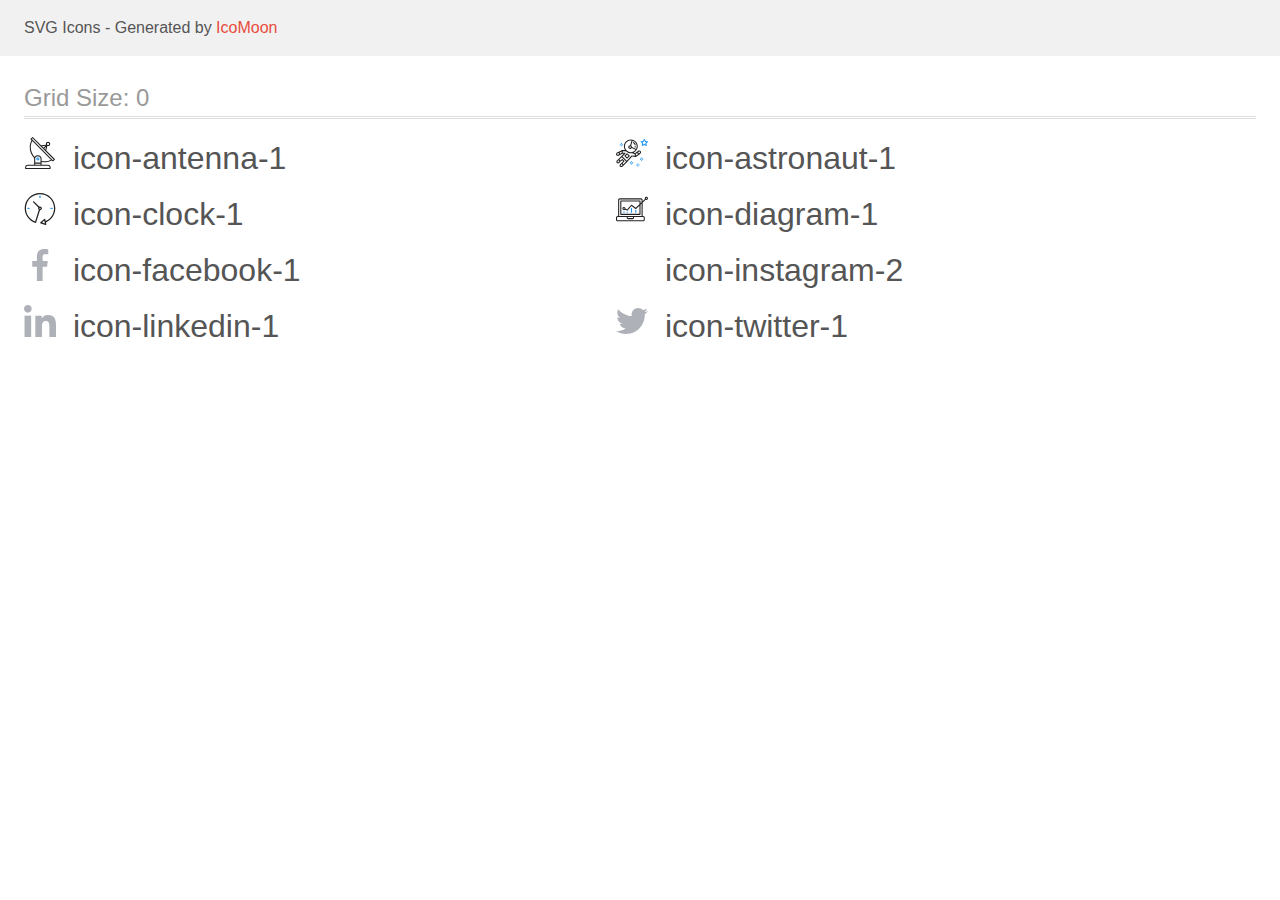
<file: svg/icomoon/demo.html>
<!doctype html>
<html>
<head>
    <title>IcoMoon - SVG Icons</title>
    <meta charset="utf-8">
    <meta name="viewport" content="width=device-width, initial-scale=1">
    <link rel="stylesheet" href="demo-files/demo.css">
    <link rel="stylesheet" href="style.css">
</head>
<body>
<svg aria-hidden="true" style="position: absolute; width: 0; height: 0; overflow: hidden;" version="1.1" xmlns="http://www.w3.org/2000/svg" xmlns:xlink="http://www.w3.org/1999/xlink">
<defs>
<symbol id="icon-antenna-1" viewBox="0 0 32 32">
<path fill="#212121" style="fill: var(--color1, #212121)" d="M30.773 22.098l-8.443-8.505 0.937-4.615c0.242 0.094 0.499 0.144 0.758 0.146h0.006c1.192 0.014 2.17-0.941 2.184-2.133s-0.941-2.17-2.133-2.184c-1.192-0.014-2.17 0.941-2.184 2.133-0.003 0.255 0.039 0.509 0.125 0.749l-4.96 0.605-8.091-8.133c-0.099-0.101-0.235-0.159-0.377-0.16-0.14 0.001-0.274 0.056-0.373 0.155l-1.513 1.504c-0.208 0.208-0.208 0.546 0 0.754l0.814 0.826c-3.153 5.798-2.129 12.978 2.519 17.663 0.043 0.041 0.092 0.074 0.146 0.098-0.034 0.18-0.051 0.364-0.052 0.547v6.187h-6.4c-1.472 0.002-2.665 1.195-2.667 2.667v1.067c0 0.295 0.239 0.533 0.533 0.533h24.533c0.295 0 0.533-0.239 0.533-0.533v-1.067c-0.002-1.472-1.195-2.665-2.667-2.667h-6.4v-2.742c1.003 0.21 2.024 0.317 3.049 0.32 2.458-0.003 4.877-0.615 7.040-1.783l0.818 0.823c0.099 0.101 0.235 0.159 0.377 0.16 0.14-0.001 0.274-0.056 0.373-0.155l1.513-1.504c0.208-0.208 0.208-0.546 0-0.754zM23.28 6.233c0.418-0.415 1.093-0.414 1.508 0.004s0.414 1.093-0.004 1.508c-0.2 0.199-0.47 0.31-0.752 0.31h-0.003c-0.589-0.003-1.064-0.483-1.061-1.072 0.002-0.282 0.115-0.552 0.314-0.751h-0.002zM22.024 9.738l-0.598 2.946-1.175-1.182 1.774-1.763zM21.419 8.836l-1.92 1.909-1.485-1.493 3.405-0.415zM24.004 28.8c0.884 0 1.6 0.716 1.6 1.6v0.533h-23.467v-0.533c0-0.884 0.716-1.6 1.6-1.6h20.267zM16.537 26.667v1.067h-5.333v-1.067h5.333zM11.204 25.6v-4.053c0-1.294 1.196-2.347 2.667-2.347s2.667 1.053 2.667 2.347v4.053h-5.333zM17.604 23.904v-2.357c0-1.882-1.675-3.413-3.733-3.413-1.331-0.020-2.576 0.657-3.281 1.786-4.058-4.274-4.971-10.645-2.279-15.887l18.602 18.708c-2.872 1.461-6.165 1.873-9.309 1.163zM28.893 23.22l-21.057-21.181 0.755-0.752 7.935 7.98c0.004 0 0.006 0.007 0.010 0.010l13.115 13.191-0.757 0.752z"></path>
<path fill="#2196f3" style="fill: var(--color2, #2196f3)" d="M13.876 20.267h-0.005c-0.884-0.001-1.601 0.714-1.602 1.598s0.714 1.601 1.598 1.602h0.005c0.884 0.001 1.601-0.714 1.602-1.598s-0.714-1.601-1.598-1.602zM14.249 22.245c-0.1 0.1-0.236 0.156-0.378 0.155-0.295-0.002-0.532-0.242-0.531-0.536 0.001-0.141 0.057-0.276 0.157-0.375s0.233-0.154 0.373-0.155c0.295 0.002 0.532 0.241 0.53 0.536-0.001 0.141-0.057 0.276-0.157 0.375h0.005z"></path>
</symbol>
<symbol id="icon-astronaut-1" viewBox="0 0 32 32">
<path fill="#2196f3" style="fill: var(--color2, #2196f3)" d="M31.974 4.524c-0.063-0.193-0.229-0.333-0.43-0.363l-1.91-0.278-0.855-1.731c-0.179-0.365-0.777-0.365-0.956 0l-0.855 1.731-1.91 0.278c-0.201 0.029-0.367 0.17-0.431 0.363-0.062 0.193-0.011 0.405 0.135 0.547l1.383 1.348-0.326 1.903c-0.034 0.2 0.048 0.402 0.212 0.522 0.166 0.121 0.382 0.135 0.562 0.040l1.709-0.899 1.709 0.899c0.078 0.041 0.164 0.061 0.249 0.061 0.11 0 0.221-0.034 0.314-0.102 0.164-0.119 0.246-0.322 0.212-0.522l-0.326-1.903 1.383-1.348c0.145-0.142 0.197-0.354 0.135-0.547zM29.511 5.851c-0.125 0.122-0.183 0.299-0.153 0.472l0.191 1.114-1-0.526c-0.078-0.041-0.163-0.061-0.249-0.061s-0.17 0.020-0.249 0.061l-1.001 0.526 0.191-1.114c0.030-0.173-0.028-0.349-0.153-0.472l-0.81-0.789 1.119-0.163c0.174-0.025 0.324-0.134 0.402-0.292l0.5-1.013 0.5 1.013c0.078 0.157 0.228 0.267 0.402 0.292l1.119 0.163-0.809 0.789z"></path>
<path fill="#2196f3" style="fill: var(--color2, #2196f3)" d="M26.134 20.522h-1.067v1.067h1.067v-1.067z"></path>
<path fill="#2196f3" style="fill: var(--color2, #2196f3)" d="M26.134 22.656h-1.067v1.067h1.067v-1.067z"></path>
<path fill="#2196f3" style="fill: var(--color2, #2196f3)" d="M27.2 21.589h-1.067v1.067h1.067v-1.067z"></path>
<path fill="#2196f3" style="fill: var(--color2, #2196f3)" d="M25.067 21.589h-1.067v1.067h1.067v-1.067z"></path>
<path fill="#2196f3" style="fill: var(--color2, #2196f3)" d="M22.4 26.389h-1.067v1.067h1.067v-1.067z"></path>
<path fill="#2196f3" style="fill: var(--color2, #2196f3)" d="M22.4 28.522h-1.067v1.067h1.067v-1.067z"></path>
<path fill="#2196f3" style="fill: var(--color2, #2196f3)" d="M23.467 27.456h-1.067v1.067h1.067v-1.067z"></path>
<path fill="#2196f3" style="fill: var(--color2, #2196f3)" d="M21.333 27.456h-1.067v1.067h1.067v-1.067z"></path>
<path fill="#2196f3" style="fill: var(--color2, #2196f3)" d="M16 24.256h-1.067v1.067h1.067v-1.067z"></path>
<path fill="#2196f3" style="fill: var(--color2, #2196f3)" d="M16 26.389h-1.067v1.067h1.067v-1.067z"></path>
<path fill="#2196f3" style="fill: var(--color2, #2196f3)" d="M17.067 25.322h-1.067v1.067h1.067v-1.067z"></path>
<path fill="#2196f3" style="fill: var(--color2, #2196f3)" d="M14.933 25.322h-1.067v1.067h1.067v-1.067z"></path>
<path fill="#2196f3" style="fill: var(--color2, #2196f3)" d="M5.867 6.122h-1.067v1.067h1.067v-1.067z"></path>
<path fill="#2196f3" style="fill: var(--color2, #2196f3)" d="M5.867 8.255h-1.067v1.067h1.067v-1.067z"></path>
<path fill="#2196f3" style="fill: var(--color2, #2196f3)" d="M6.933 7.189h-1.067v1.067h1.067v-1.067z"></path>
<path fill="#2196f3" style="fill: var(--color2, #2196f3)" d="M4.8 7.189h-1.067v1.067h1.067v-1.067z"></path>
<path fill="#212121" style="fill: var(--color1, #212121)" d="M24.715 14.159c-0.287-0.388-0.709-0.637-1.188-0.705-0.481-0.068-0.956 0.058-1.34 0.352l-1.252 0.96-1.898 1.417-1.358-0.541c2.421-1.086 4.114-3.508 4.114-6.32 0-3.823-3.123-6.933-6.961-6.933s-6.961 3.11-6.961 6.933c0 1.386 0.414 2.674 1.12 3.758l-2.764-0.024c-0.002 0-0.003 0-0.005 0-0.009 0-0.015 0.004-0.023 0.005-0.053 0.002-0.105 0.013-0.155 0.031-0.013 0.005-0.026 0.008-0.038 0.013-0.006 0.003-0.013 0.003-0.019 0.006l-3.233 1.596c-0.001 0-0.001 0-0.001 0.001l-1.893 0.911c-0.021 0.009-0.042 0.021-0.063 0.035-0.755 0.502-1.012 1.489-0.598 2.295 0.22 0.429 0.595 0.745 1.056 0.889 0.178 0.055 0.359 0.083 0.539 0.083 0.29 0 0.577-0.071 0.839-0.211l1.388-0.738 2.264-1.169 1.357-0.008-5.442 5.416c-0.001 0.001-0.001 0.001-0.002 0.001l-1.339 1.333c-0.316 0.315-0.49 0.732-0.49 1.178s0.174 0.863 0.49 1.179c0.325 0.323 0.752 0.485 1.179 0.485s0.854-0.162 1.18-0.485l1.314-1.309 1.741-1.3 0.901 0.897-1.762 1.754c-0 0.001-0.001 0.001-0.002 0.001l-1.339 1.333c-0.316 0.315-0.49 0.732-0.49 1.178s0.174 0.863 0.49 1.179c0.325 0.323 0.753 0.485 1.18 0.485s0.855-0.162 1.18-0.485l3.482-3.467c0.001-0.001 0.001-0.001 0.001-0.002l1.010-1-0.004-0.004c0.006-0.006 0.015-0.009 0.022-0.015l5.166-5.658 3.471 0.494c0.025 0.004 0.050 0.005 0.075 0.005 0.065 0 0.127-0.015 0.187-0.038 0.018-0.006 0.033-0.015 0.050-0.023 0.019-0.010 0.039-0.015 0.058-0.027l3.213-2.133c0.012-0.008 0.018-0.021 0.029-0.029 0.013-0.010 0.029-0.014 0.041-0.026l1.271-1.191c0.662-0.62 0.753-1.635 0.212-2.362zM2.13 17.77c-0.173 0.093-0.37 0.111-0.558 0.052-0.187-0.058-0.338-0.186-0.427-0.358-0.161-0.314-0.068-0.695 0.214-0.902l1.314-0.632 0.449 1.312-0.992 0.528zM5.628 15.942l-1.548 0.8-0.439-1.283 2.027-1.001-0.040 1.484zM20.727 9.322c0 0.918-0.219 1.785-0.599 2.559l-4.181-1.899c-0.044-0.573-0.341-1.075-0.788-1.388l1.464-4.86c2.378 0.756 4.105 2.974 4.105 5.588zM8.938 9.322c0-3.235 2.644-5.867 5.894-5.867 0.253 0 0.5 0.021 0.745 0.052l-1.432 4.754c-0.019-0.001-0.037-0.006-0.057-0.006-1.033 0-1.873 0.837-1.873 1.867s0.84 1.867 1.873 1.867c0.694 0 1.294-0.383 1.618-0.945l3.862 1.755c-1.075 1.446-2.795 2.39-4.737 2.39-3.25 0-5.894-2.632-5.894-5.867zM14.894 10.122c0 0.441-0.362 0.8-0.806 0.8s-0.806-0.359-0.806-0.8c0-0.441 0.362-0.8 0.806-0.8s0.806 0.359 0.806 0.8zM2.465 25.146c-0.236 0.234-0.619 0.234-0.854 0.001-0.114-0.114-0.176-0.263-0.176-0.423s0.062-0.309 0.176-0.421l0.962-0.958 0.851 0.848-0.959 0.955zM5.679 28.88c-0.236 0.234-0.619 0.235-0.855 0.001-0.114-0.114-0.176-0.263-0.176-0.423s0.062-0.309 0.176-0.421l0.963-0.959 0.852 0.848-0.96 0.955zM9.16 25.411c-0.001 0-0.001 0-0.002 0.001l-1.765 1.76-0.852-0.848 1.763-1.755c0 0 0 0 0-0s0.001-0.001 0.002-0.001c0.040-0.040 0.065-0.088 0.090-0.135 0.007-0.014 0.020-0.026 0.026-0.040 0.017-0.041 0.019-0.085 0.026-0.129 0.003-0.025 0.014-0.047 0.014-0.073 0-0.036-0.013-0.070-0.020-0.106-0.006-0.032-0.006-0.065-0.019-0.095-0.020-0.050-0.055-0.094-0.091-0.138-0.010-0.012-0.014-0.027-0.025-0.038 0 0 0 0-0.001 0s-0.001-0.002-0.001-0.002l-1.607-1.6c-0.017-0.017-0.039-0.024-0.058-0.038-0.028-0.022-0.055-0.042-0.087-0.058-0.030-0.015-0.061-0.024-0.093-0.033-0.034-0.010-0.067-0.017-0.103-0.020-0.033-0.002-0.063 0.001-0.095 0.005-0.036 0.004-0.069 0.009-0.104 0.020-0.034 0.011-0.063 0.027-0.094 0.045-0.020 0.011-0.042 0.015-0.061 0.029l-1.773 1.324-0.901-0.897 2.399-2.386 4.361 4.289-0.928 0.919zM15.979 18.394c-0.015-0.002-0.030 0.004-0.045 0.003-0.039-0.002-0.076 0.001-0.115 0.007-0.030 0.005-0.059 0.011-0.088 0.021-0.034 0.012-0.065 0.028-0.097 0.047-0.030 0.018-0.057 0.037-0.083 0.061-0.013 0.011-0.028 0.017-0.040 0.029l-4.698 5.146-4.328-4.257 2.833-2.818c0.209-0.208 0.21-0.546 0.002-0.755-0.105-0.105-0.243-0.157-0.381-0.156v-0.001l-2.219 0.013 0.028-1.607 3.104 0.027c1.265 1.294 3.029 2.101 4.981 2.101 0.437 0 0.864-0.045 1.279-0.123 0.040 0.032 0.079 0.065 0.13 0.085l2.41 0.96 0.331 1.644-3.003-0.427zM20.020 18.572l-0.313-1.558 1.446-1.080 0.947 1.257-2.080 1.381zM23.774 15.741l-0.838 0.785-0.931-1.236 0.831-0.637c0.155-0.119 0.351-0.168 0.543-0.143 0.193 0.027 0.364 0.128 0.48 0.284 0.217 0.292 0.18 0.699-0.085 0.947z"></path>
<path fill="#212121" style="fill: var(--color1, #212121)" d="M13.602 18.544l-2.143-2.133c-0.207-0.207-0.545-0.207-0.753 0l-2.142 2.133c-0.1 0.101-0.157 0.236-0.157 0.378s0.056 0.278 0.157 0.378l2.142 2.133c0.104 0.103 0.241 0.155 0.377 0.155s0.273-0.052 0.376-0.155l2.143-2.133c0.1-0.1 0.157-0.236 0.157-0.378s-0.057-0.278-0.157-0.378zM11.083 20.303l-1.387-1.381 1.387-1.381 1.387 1.381-1.387 1.381z"></path>
<path fill="#212121" style="fill: var(--color1, #212121)" d="M17.164 5.071l-0.258 1.036c0.071 0.018 1.738 0.452 1.738 2.149h1.067c-0-2.017-1.666-2.965-2.547-3.185z"></path>
<path fill="#212121" style="fill: var(--color1, #212121)" d="M19.711 9.322h-1.067v1.067h1.067v-1.067z"></path>
</symbol>
<symbol id="icon-clock-1" viewBox="0 0 32 32">
<path fill="#212121" style="fill: var(--color1, #212121)" d="M31.297 15.301c-0.002-8.452-6.855-15.303-15.308-15.301s-15.303 6.855-15.301 15.308c0.001 6.658 4.307 12.551 10.649 14.576 0.061 0.019 0.124 0.029 0.187 0.029 0.121-0 0.239-0.032 0.342-0.094 0.135-0.080 0.236-0.207 0.283-0.356l3.865-12.25c1.057-0.005 1.909-0.866 1.903-1.923s-0.866-1.909-1.923-1.903c-0.284 0.001-0.565 0.067-0.82 0.191l-5.106-5.107c-0.253-0.245-0.657-0.238-0.902 0.016-0.239 0.247-0.239 0.639 0 0.886l5.103 5.109c-0.392 0.799-0.168 1.764 0.536 2.309l-3.683 11.673c-7.278-2.681-11.004-10.754-8.323-18.032s10.754-11.004 18.032-8.323 11.004 10.754 8.323 18.032c-1.31 3.556-4.001 6.431-7.462 7.973l-0.398-1.874c-0.073-0.344-0.411-0.565-0.756-0.492-0.109 0.023-0.209 0.074-0.292 0.148l-3.837 3.426c-0.263 0.234-0.287 0.637-0.052 0.9 0.076 0.085 0.174 0.149 0.283 0.184l4.899 1.563c0.335 0.108 0.694-0.077 0.802-0.412 0.034-0.106 0.040-0.219 0.017-0.328l-0.391-1.839c5.664-2.388 9.342-7.942 9.329-14.089v0zM15.992 14.664c0.352 0 0.638 0.286 0.638 0.638s-0.286 0.638-0.638 0.638c-0.352 0-0.638-0.285-0.638-0.638s0.285-0.638 0.638-0.638zM18.093 29.528l2.184-1.948 0.603 2.84-2.787-0.892z"></path>
<path fill="#2196f3" style="fill: var(--color2, #2196f3)" d="M15.354 3.185v1.275c0 0.352 0.285 0.638 0.638 0.638s0.638-0.285 0.638-0.638v-1.275c0-0.352-0.286-0.638-0.638-0.638s-0.638 0.286-0.638 0.638z"></path>
<path fill="#2196f3" style="fill: var(--color2, #2196f3)" d="M3.876 14.664c-0.352 0-0.638 0.286-0.638 0.638s0.285 0.638 0.638 0.638h1.275c0.352 0 0.638-0.285 0.638-0.638s-0.285-0.638-0.638-0.638h-1.275z"></path>
<path fill="#2196f3" style="fill: var(--color2, #2196f3)" d="M28.108 15.939c0.352 0 0.638-0.285 0.638-0.638s-0.285-0.638-0.638-0.638h-1.275c-0.352 0-0.638 0.286-0.638 0.638s0.286 0.638 0.638 0.638h1.275z"></path>
</symbol>
<symbol id="icon-diagram-1" viewBox="0 0 32 32">
<path fill="#2196f3" style="fill: var(--color2, #2196f3)" d="M14.926 14.965h1.066v4.798h-1.066v-4.797z"></path>
<path fill="#2196f3" style="fill: var(--color2, #2196f3)" d="M19.19 17.097h1.066v2.665h-1.066v-2.665z"></path>
<path fill="#2196f3" style="fill: var(--color2, #2196f3)" d="M10.661 18.696h1.066v1.066h-1.066v-1.066z"></path>
<path fill="#2196f3" style="fill: var(--color2, #2196f3)" d="M7.463 18.163h1.066v1.599h-1.066v-1.599z"></path>
<path fill="#212121" style="fill: var(--color1, #212121)" d="M1.599 28.291h25.587c0.883 0 1.599-0.716 1.599-1.599v-2.132c0-0.883-0.716-1.599-1.599-1.599h-0.533v-13.293l3.028-2.868c0.703 0.346 1.553 0.136 2.013-0.499s0.396-1.508-0.152-2.068-1.42-0.644-2.065-0.198c-0.644 0.446-0.873 1.292-0.542 2.002l-2.281 2.163v-1.23c0-0.883-0.716-1.599-1.599-1.599h-21.322c-0.883 0-1.599 0.716-1.599 1.599v15.992h-0.533c-0.883 0-1.599 0.716-1.599 1.599v2.132c0 0.883 0.716 1.599 1.599 1.599zM30.384 4.837c0.294 0 0.533 0.239 0.533 0.533s-0.239 0.533-0.533 0.533c-0.294 0-0.533-0.239-0.533-0.533s0.239-0.533 0.533-0.533zM3.198 6.969c0-0.294 0.239-0.533 0.533-0.533h21.322c0.294 0 0.533 0.239 0.533 0.533v2.239l-1.066 1.013v-2.186c0-0.294-0.239-0.533-0.533-0.533h-19.19c-0.294 0-0.533 0.239-0.533 0.533v13.326c0 0.294 0.239 0.533 0.533 0.533h19.19c0.294 0 0.533-0.239 0.533-0.533v-9.674l1.066-1.010v12.284h-22.388v-15.992zM7.996 13.899c-0.721-0.002-1.354 0.478-1.546 1.174s0.105 1.433 0.725 1.801c0.62 0.368 1.41 0.276 1.928-0.226l1.853 0.93c0.215 0.108 0.476 0.057 0.636-0.123l3.939-4.431 3.872 2.901c0.208 0.156 0.498 0.139 0.686-0.039l3.365-3.188v8.131h-18.124v-12.26h18.124v2.66l-3.771 3.572-3.904-2.927c-0.222-0.166-0.534-0.135-0.718 0.072l-3.993 4.493-1.493-0.746c0.011-0.064 0.018-0.129 0.020-0.193 0-0.883-0.716-1.599-1.599-1.599zM8.529 15.498c0 0.294-0.239 0.533-0.533 0.533s-0.533-0.239-0.533-0.533c0-0.294 0.239-0.533 0.533-0.533s0.533 0.239 0.533 0.533zM11.727 24.027h5.331v0.533c0 0.294-0.239 0.533-0.533 0.533h-4.264c-0.294 0-0.533-0.239-0.533-0.533v-0.533zM1.066 24.56c0-0.294 0.239-0.533 0.533-0.533h9.062v0.533c0 0.883 0.716 1.599 1.599 1.599h4.264c0.883 0 1.599-0.716 1.599-1.599v-0.533h9.062c0.294 0 0.533 0.239 0.533 0.533v2.132c0 0.294-0.239 0.533-0.533 0.533h-25.587c-0.294 0-0.533-0.239-0.533-0.533v-2.132z"></path>
</symbol>
<symbol id="icon-facebook-1" viewBox="0 0 32 32">
<path fill="#afb1b8" style="fill: var(--color3, #afb1b8)" d="M21.329 5.313h2.921v-5.088c-0.504-0.069-2.237-0.225-4.256-0.225-4.212 0-7.097 2.649-7.097 7.519v4.481h-4.648v5.688h4.648v14.312h5.699v-14.311h4.46l0.708-5.688h-5.169v-3.919c0.001-1.644 0.444-2.769 2.735-2.769v0z"></path>
</symbol>
<symbol id="icon-instagram-2" viewBox="0 0 32 32">
<path fill="#fff" style="fill: var(--color4, #fff)" d="M31.969 9.408c-0.075-1.7-0.35-2.869-0.744-3.882-0.406-1.075-1.032-2.038-1.851-2.838-0.8-0.813-1.769-1.444-2.832-1.844-1.019-0.394-2.182-0.669-3.882-0.744-1.713-0.081-2.257-0.1-6.601-0.1s-4.888 0.019-6.595 0.094c-1.7 0.075-2.869 0.35-3.882 0.744-1.075 0.406-2.038 1.031-2.838 1.85-0.813 0.8-1.444 1.769-1.844 2.832-0.394 1.019-0.669 2.182-0.744 3.882-0.081 1.713-0.1 2.257-0.1 6.601s0.019 4.888 0.094 6.595c0.075 1.7 0.35 2.869 0.744 3.882 0.406 1.075 1.038 2.038 1.85 2.838 0.8 0.813 1.769 1.444 2.832 1.844 1.019 0.394 2.182 0.669 3.882 0.744 1.706 0.075 2.25 0.094 6.595 0.094s4.888-0.019 6.595-0.094c1.7-0.075 2.869-0.35 3.882-0.744 2.151-0.832 3.851-2.532 4.682-4.682 0.394-1.019 0.669-2.182 0.744-3.882 0.075-1.707 0.094-2.251 0.094-6.595s-0.006-4.888-0.081-6.595zM29.087 22.473c-0.069 1.563-0.331 2.407-0.55 2.969-0.538 1.394-1.644 2.5-3.038 3.038-0.563 0.219-1.413 0.481-2.969 0.55-1.688 0.075-2.194 0.094-6.464 0.094s-4.782-0.019-6.464-0.094c-1.563-0.069-2.407-0.331-2.969-0.55-0.694-0.256-1.325-0.663-1.838-1.194-0.531-0.519-0.938-1.144-1.194-1.838-0.219-0.563-0.481-1.413-0.55-2.969-0.075-1.688-0.094-2.194-0.094-6.464s0.019-4.782 0.094-6.464c0.069-1.563 0.331-2.407 0.55-2.969 0.256-0.694 0.663-1.325 1.2-1.838 0.519-0.531 1.144-0.938 1.838-1.194 0.563-0.219 1.413-0.481 2.969-0.55 1.688-0.075 2.194-0.094 6.464-0.094 4.276 0 4.782 0.019 6.464 0.094 1.563 0.069 2.407 0.331 2.969 0.55 0.694 0.256 1.325 0.662 1.838 1.194 0.531 0.519 0.938 1.144 1.194 1.838 0.219 0.563 0.481 1.413 0.55 2.969 0.075 1.688 0.094 2.194 0.094 6.464s-0.019 4.77-0.094 6.458z"></path>
<path fill="#fff" style="fill: var(--color4, #fff)" d="M16.059 7.783c-4.538 0-8.22 3.682-8.22 8.22s3.682 8.22 8.22 8.22c4.539 0 8.22-3.682 8.22-8.22s-3.682-8.22-8.22-8.22zM16.059 21.335c-2.944 0-5.332-2.388-5.332-5.332s2.388-5.332 5.332-5.332c2.944 0 5.332 2.388 5.332 5.332s-2.388 5.332-5.332 5.332v0z"></path>
<path fill="#fff" style="fill: var(--color4, #fff)" d="M26.524 7.458c0 1.060-0.859 1.919-1.919 1.919s-1.919-0.859-1.919-1.919c0-1.060 0.859-1.919 1.919-1.919s1.919 0.859 1.919 1.919z"></path>
</symbol>
<symbol id="icon-linkedin-1" viewBox="0 0 32 32">
<path fill="#afb1b8" style="fill: var(--color3, #afb1b8)" d="M31.992 32v-0.001h0.008v-11.736c0-5.741-1.236-10.164-7.948-10.164-3.227 0-5.392 1.771-6.276 3.449h-0.093v-2.913h-6.364v21.364h6.627v-10.579c0-2.785 0.528-5.479 3.977-5.479 3.399 0 3.449 3.179 3.449 5.657v10.401h6.62z"></path>
<path fill="#afb1b8" style="fill: var(--color3, #afb1b8)" d="M0.528 10.636h6.635v21.364h-6.635v-21.364z"></path>
<path fill="#afb1b8" style="fill: var(--color3, #afb1b8)" d="M3.843 0c-2.121 0-3.843 1.721-3.843 3.843s1.721 3.879 3.843 3.879c2.121 0 3.843-1.757 3.843-3.879-0.001-2.121-1.723-3.843-3.843-3.843v0z"></path>
</symbol>
<symbol id="icon-twitter-1" viewBox="0 0 32 32">
<path fill="#afb1b8" style="fill: var(--color3, #afb1b8)" d="M32 6.078c-1.19 0.522-2.458 0.868-3.78 1.036 1.36-0.812 2.398-2.088 2.886-3.626-1.268 0.756-2.668 1.29-4.16 1.588-1.204-1.282-2.92-2.076-4.792-2.076-3.632 0-6.556 2.948-6.556 6.562 0 0.52 0.044 1.020 0.152 1.496-5.454-0.266-10.28-2.88-13.522-6.862-0.566 0.982-0.898 2.106-0.898 3.316 0 2.272 1.17 4.286 2.914 5.452-1.054-0.020-2.088-0.326-2.964-0.808 0 0.020 0 0.046 0 0.072 0 3.188 2.274 5.836 5.256 6.446-0.534 0.146-1.116 0.216-1.72 0.216-0.42 0-0.844-0.024-1.242-0.112 0.85 2.598 3.262 4.508 6.13 4.57-2.232 1.746-5.066 2.798-8.134 2.798-0.538 0-1.054-0.024-1.57-0.090 2.906 1.874 6.35 2.944 10.064 2.944 12.072 0 18.672-10 18.672-18.668 0-0.29-0.010-0.57-0.024-0.848 1.302-0.924 2.396-2.078 3.288-3.406z"></path>
</symbol>
</defs>
</svg>

<header class="bgc1 clearfix">
<div class="mhl">
    <p>SVG Icons - Generated by <a href="https://icomoon.io/app">IcoMoon</a></p>
</div>
</header>
    <div class="clearfix mhl ptl">
        <h1 class="mvm mtn fgc1">Grid Size: 0</h1>
        <div class="glyph fs1">
            <div class="clearfix pbs">
                <svg class="icon icon-antenna-1"><use xlink:href="#icon-antenna-1"></use></svg><span class="name"> icon-antenna-1</span>
            </div>
        </div>
        <div class="glyph fs1">
            <div class="clearfix pbs">
                <svg class="icon icon-astronaut-1"><use xlink:href="#icon-astronaut-1"></use></svg><span class="name"> icon-astronaut-1</span>
            </div>
        </div>
        <div class="glyph fs1">
            <div class="clearfix pbs">
                <svg class="icon icon-clock-1"><use xlink:href="#icon-clock-1"></use></svg><span class="name"> icon-clock-1</span>
            </div>
        </div>
        <div class="glyph fs1">
            <div class="clearfix pbs">
                <svg class="icon icon-diagram-1"><use xlink:href="#icon-diagram-1"></use></svg><span class="name"> icon-diagram-1</span>
            </div>
        </div>
        <div class="glyph fs1">
            <div class="clearfix pbs">
                <svg class="icon icon-facebook-1"><use xlink:href="#icon-facebook-1"></use></svg><span class="name"> icon-facebook-1</span>
            </div>
        </div>
        <div class="glyph fs1">
            <div class="clearfix pbs">
                <svg class="icon icon-instagram-2"><use xlink:href="#icon-instagram-2"></use></svg><span class="name"> icon-instagram-2</span>
            </div>
        </div>
        <div class="glyph fs1">
            <div class="clearfix pbs">
                <svg class="icon icon-linkedin-1"><use xlink:href="#icon-linkedin-1"></use></svg><span class="name"> icon-linkedin-1</span>
            </div>
        </div>
        <div class="glyph fs1">
            <div class="clearfix pbs">
                <svg class="icon icon-twitter-1"><use xlink:href="#icon-twitter-1"></use></svg><span class="name"> icon-twitter-1</span>
            </div>
        </div>
  </div>
<script defer src="svgxuse.js"></script>
</body>
</html>
</file>
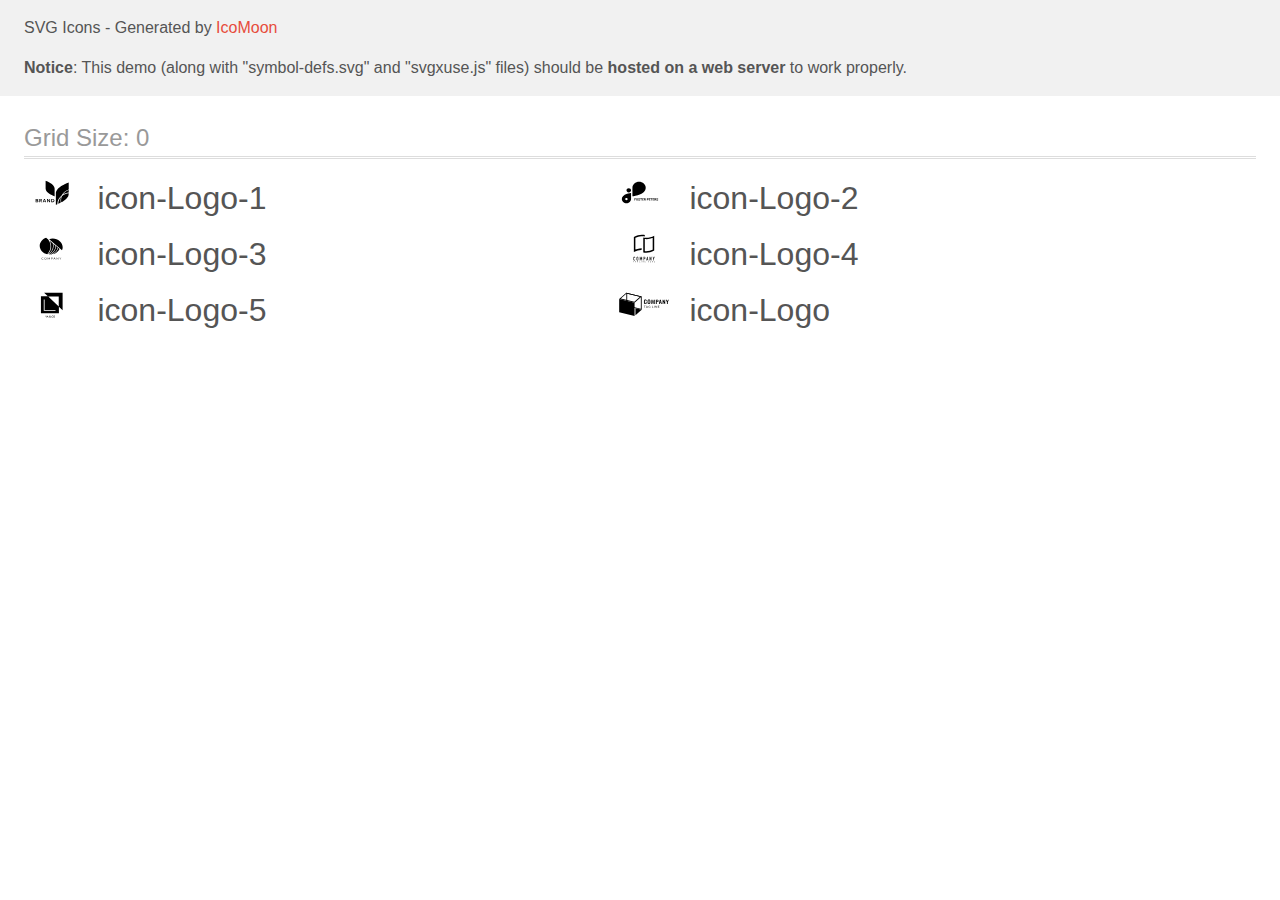
<file: svg/icomoon1/demo-external-svg.html>
<!doctype html>
<html>
<head>
    <title>IcoMoon - SVG Icons</title>
    <meta charset="utf-8">
    <meta name="viewport" content="width=device-width, initial-scale=1">
    <link rel="stylesheet" href="demo-files/demo.css">
    <link rel="stylesheet" href="style.css">
</head>
<body>
<header class="bgc1 clearfix">
<div class="mhl">
    <p>SVG Icons - Generated by <a href="https://icomoon.io/app">IcoMoon</a></p><p><strong>Notice</strong>: This demo (along with "symbol-defs.svg" and "svgxuse.js" files) should be <b>hosted on a web server</b> to work properly.</p>
</div>
</header>
    <div class="clearfix mhl ptl">
        <h1 class="mvm mtn fgc1">Grid Size: 0</h1>
        <div class="glyph fs1">
            <div class="clearfix pbs">
                <svg class="icon icon-Logo-1"><use xlink:href="symbol-defs.svg#icon-Logo-1"></use></svg><span class="name"> icon-Logo-1</span>
            </div>
        </div>
        <div class="glyph fs1">
            <div class="clearfix pbs">
                <svg class="icon icon-Logo-2"><use xlink:href="symbol-defs.svg#icon-Logo-2"></use></svg><span class="name"> icon-Logo-2</span>
            </div>
        </div>
        <div class="glyph fs1">
            <div class="clearfix pbs">
                <svg class="icon icon-Logo-3"><use xlink:href="symbol-defs.svg#icon-Logo-3"></use></svg><span class="name"> icon-Logo-3</span>
            </div>
        </div>
        <div class="glyph fs1">
            <div class="clearfix pbs">
                <svg class="icon icon-Logo-4"><use xlink:href="symbol-defs.svg#icon-Logo-4"></use></svg><span class="name"> icon-Logo-4</span>
            </div>
        </div>
        <div class="glyph fs1">
            <div class="clearfix pbs">
                <svg class="icon icon-Logo-5"><use xlink:href="symbol-defs.svg#icon-Logo-5"></use></svg><span class="name"> icon-Logo-5</span>
            </div>
        </div>
        <div class="glyph fs1">
            <div class="clearfix pbs">
                <svg class="icon icon-Logo"><use xlink:href="symbol-defs.svg#icon-Logo"></use></svg><span class="name"> icon-Logo</span>
            </div>
        </div>
  </div>
<script defer src="svgxuse.js"></script>
</body>
</html>
</file>
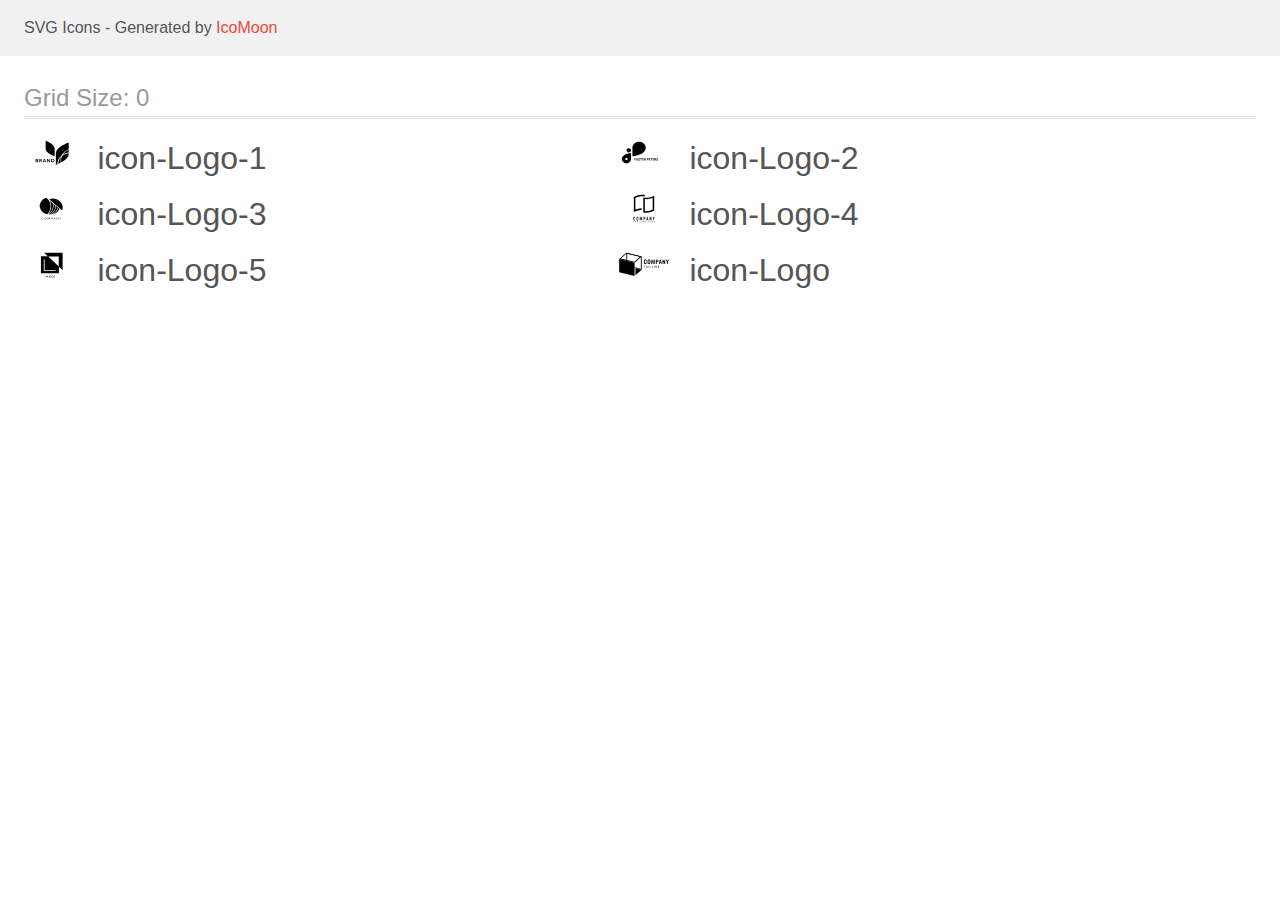
<file: svg/icomoon1/demo.html>
<!doctype html>
<html>
<head>
    <title>IcoMoon - SVG Icons</title>
    <meta charset="utf-8">
    <meta name="viewport" content="width=device-width, initial-scale=1">
    <link rel="stylesheet" href="demo-files/demo.css">
    <link rel="stylesheet" href="style.css">
</head>
<body>
<svg aria-hidden="true" style="position: absolute; width: 0; height: 0; overflow: hidden;" version="1.1" xmlns="http://www.w3.org/2000/svg" xmlns:xlink="http://www.w3.org/1999/xlink">
<defs>
<symbol id="icon-Logo-1" viewBox="0 0 57 32">
<path d="M14.27 23.859c0.13 0.147 0.199 0.332 0.196 0.521 0.007 0.123-0.017 0.247-0.070 0.361s-0.132 0.216-0.233 0.297c-0.252 0.175-0.565 0.26-0.881 0.24h-1.549v-3.302h1.517c0.299-0.018 0.596 0.059 0.84 0.219 0.098 0.075 0.176 0.17 0.227 0.277s0.074 0.224 0.068 0.341c0.009 0.182-0.054 0.361-0.176 0.505-0.118 0.131-0.28 0.222-0.462 0.258 0.205 0.034 0.391 0.134 0.523 0.282zM12.454 23.36h0.648c0.147 0.010 0.294-0.029 0.412-0.11 0.049-0.040 0.087-0.090 0.111-0.146s0.034-0.116 0.028-0.176c0.005-0.060-0.005-0.12-0.029-0.175s-0.061-0.106-0.108-0.147c-0.122-0.083-0.273-0.123-0.425-0.111h-0.638v0.866zM13.578 24.627c0.052-0.041 0.093-0.093 0.12-0.151s0.038-0.121 0.034-0.184c0.004-0.064-0.008-0.127-0.035-0.186s-0.069-0.111-0.121-0.153c-0.127-0.086-0.283-0.128-0.44-0.119h-0.68v0.908h0.689c0.155 0.008 0.309-0.032 0.435-0.114z"></path>
<path d="M17.371 25.278l-0.844-1.291h-0.317v1.291h-0.726v-3.302h1.374c0.346-0.022 0.689 0.078 0.957 0.281 0.192 0.179 0.308 0.415 0.327 0.666s-0.061 0.499-0.224 0.7c-0.17 0.178-0.401 0.296-0.655 0.336l0.898 1.32h-0.789zM16.21 23.538h0.594c0.412 0 0.618-0.167 0.618-0.5 0.004-0.068-0.007-0.136-0.033-0.2s-0.066-0.122-0.118-0.171c-0.13-0.099-0.298-0.147-0.467-0.134h-0.601l0.007 1.005z"></path>
<path d="M21.339 24.614h-1.446l-0.255 0.665h-0.761l1.328-3.265h0.823l1.323 3.265h-0.761l-0.25-0.665zM21.145 24.114l-0.529-1.394-0.529 1.394h1.057z"></path>
<path d="M26.305 25.278h-0.721l-1.616-2.245v2.245h-0.719v-3.302h0.719l1.616 2.258v-2.258h0.721v3.302z"></path>
<path d="M30.417 24.488c-0.149 0.249-0.376 0.452-0.652 0.582-0.314 0.145-0.662 0.217-1.013 0.208h-1.283v-3.302h1.283c0.351-0.008 0.698 0.061 1.013 0.203 0.276 0.127 0.503 0.328 0.652 0.576 0.148 0.269 0.226 0.565 0.226 0.866s-0.077 0.598-0.226 0.866zM29.593 24.409c0.206-0.219 0.319-0.499 0.319-0.788s-0.113-0.569-0.319-0.788c-0.249-0.199-0.573-0.3-0.902-0.281h-0.5v2.137h0.5c0.329 0.019 0.654-0.082 0.902-0.281z"></path>
<path d="M21.79 3.609c0 0 9.301 3.215 9.103 7.867v7.869c0 0-9.294-3.217-9.1-7.869l-0.004-7.867z"></path>
<path d="M39.179 17.503c1.757-1.107 3.788-1.792 5.909-1.994v-2.463c-2.444 0.862-4.517 2.426-5.909 4.457z"></path>
<path d="M38.124 18.245c1.438-2.651 3.93-4.696 6.964-5.715v-7.098c0 0-13.245 4.58-12.965 11.205v11.203c0 0 0.59-0.205 1.519-0.589 0-0.358 0-0.719 0.042-1.082 0.274-3.076 1.871-5.926 4.44-7.924z"></path>
<path d="M36.864 22.407c0.070-0.777 0.225-1.546 0.463-2.294-1.599 1.725-2.568 3.866-2.77 6.122-0.019 0.213-0.030 0.426-0.035 0.645 0.752-0.331 1.628-0.744 2.548-1.229-0.235-1.067-0.304-2.159-0.206-3.244z"></path>
<path d="M37.391 22.447c-0.088 0.982-0.033 1.969 0.164 2.938 3.619-1.983 7.685-5.046 7.528-8.748v-0.323c-2.585 0.265-5.004 1.3-6.885 2.946-0.44 1.020-0.712 2.094-0.807 3.188z"></path>
</symbol>
<symbol id="icon-Logo-2" viewBox="0 0 57 32">
<path d="M12.878 11.255h-0.002c-1.279 0-2.316 0.921-2.316 2.058v0.001c0 1.137 1.037 2.058 2.316 2.058h0.002c1.279 0 2.316-0.921 2.316-2.058v-0.001c0-1.137-1.037-2.058-2.316-2.058z"></path>
<path d="M29.971 10.597c-0.004-1.579-0.711-3.092-1.967-4.208s-2.958-1.745-4.735-1.749v0c-1.777 0.003-3.48 0.631-4.737 1.748s-1.964 2.63-1.968 4.209v8.706c0 0 13.405-1.327 13.406-8.704v-0.001z"></path>
<path d="M5.867 22.16c0.003 1.098 0.496 2.151 1.369 2.928s2.058 1.215 3.294 1.218c1.236-0.003 2.42-0.441 3.294-1.218s1.366-1.829 1.37-2.927v-6.057c0 0-9.327 0.924-9.327 6.056zM10.53 23.245c-0.242 0-0.478-0.064-0.678-0.183s-0.357-0.289-0.45-0.487c-0.092-0.198-0.117-0.417-0.069-0.627s0.163-0.404 0.334-0.556c0.171-0.152 0.388-0.255 0.625-0.297s0.482-0.020 0.706 0.062c0.223 0.082 0.414 0.221 0.548 0.4s0.206 0.388 0.206 0.603c0.001 0.143-0.031 0.284-0.092 0.417s-0.151 0.252-0.264 0.353c-0.114 0.101-0.248 0.182-0.397 0.236s-0.308 0.083-0.468 0.083v-0.004z"></path>
<path d="M19.956 22.647h-0.9v0.93h-0.469v-2.275h1.481v0.38h-1.012v0.588h0.9v0.378zM22.209 22.491c0 0.224-0.040 0.42-0.119 0.589s-0.193 0.299-0.341 0.391c-0.147 0.092-0.316 0.137-0.506 0.137-0.189 0-0.357-0.045-0.505-0.136s-0.262-0.22-0.344-0.387c-0.081-0.169-0.122-0.363-0.123-0.581v-0.112c0-0.224 0.040-0.421 0.12-0.591 0.081-0.171 0.195-0.302 0.342-0.392 0.148-0.092 0.317-0.137 0.506-0.137s0.358 0.046 0.505 0.137c0.148 0.091 0.262 0.221 0.342 0.392 0.081 0.17 0.122 0.366 0.122 0.589v0.102zM21.734 22.388c0-0.238-0.043-0.42-0.128-0.544s-0.207-0.186-0.366-0.186c-0.157 0-0.279 0.061-0.364 0.184-0.085 0.122-0.129 0.301-0.13 0.538v0.111c0 0.232 0.043 0.412 0.128 0.541s0.208 0.192 0.369 0.192c0.157 0 0.278-0.061 0.363-0.184 0.084-0.124 0.127-0.304 0.128-0.541v-0.111zM23.73 22.98c0-0.089-0.031-0.156-0.094-0.203-0.063-0.048-0.175-0.098-0.337-0.15-0.163-0.053-0.291-0.105-0.386-0.156-0.258-0.14-0.387-0.328-0.387-0.564 0-0.123 0.034-0.232 0.103-0.328 0.070-0.097 0.169-0.172 0.298-0.227 0.13-0.054 0.276-0.081 0.438-0.081 0.163 0 0.307 0.030 0.434 0.089 0.127 0.058 0.226 0.141 0.295 0.248s0.106 0.229 0.106 0.366h-0.469c0-0.104-0.033-0.185-0.098-0.242s-0.158-0.087-0.277-0.087c-0.115 0-0.204 0.024-0.267 0.073-0.064 0.048-0.095 0.111-0.095 0.191 0 0.074 0.037 0.136 0.111 0.186 0.075 0.050 0.185 0.097 0.33 0.141 0.267 0.080 0.461 0.18 0.583 0.298s0.183 0.267 0.183 0.444c0 0.197-0.075 0.352-0.223 0.464-0.149 0.111-0.349 0.167-0.602 0.167-0.175 0-0.334-0.032-0.478-0.095-0.144-0.065-0.254-0.153-0.33-0.264s-0.113-0.241-0.113-0.388h0.47c0 0.251 0.15 0.377 0.45 0.377 0.111 0 0.198-0.022 0.261-0.067 0.063-0.046 0.094-0.109 0.094-0.191zM26.231 21.682h-0.697v1.895h-0.469v-1.895h-0.687v-0.38h1.853v0.38zM27.869 22.591h-0.9v0.609h1.056v0.377h-1.525v-2.275h1.522v0.38h-1.053v0.542h0.9v0.367zM29.142 22.744h-0.373v0.833h-0.469v-2.275h0.845c0.269 0 0.476 0.060 0.622 0.18s0.219 0.289 0.219 0.508c0 0.155-0.034 0.285-0.102 0.389-0.067 0.103-0.168 0.185-0.305 0.247l0.492 0.93v0.022h-0.503l-0.427-0.833zM28.769 22.365h0.378c0.118 0 0.209-0.030 0.273-0.089 0.065-0.060 0.097-0.143 0.097-0.248 0-0.107-0.031-0.192-0.092-0.253-0.060-0.061-0.154-0.092-0.28-0.092h-0.377v0.683zM31.609 22.775v0.802h-0.469v-2.275h0.887c0.171 0 0.321 0.031 0.45 0.094s0.23 0.152 0.3 0.267c0.070 0.115 0.105 0.245 0.105 0.392 0 0.223-0.077 0.399-0.23 0.528-0.152 0.128-0.363 0.192-0.633 0.192h-0.411zM31.609 22.396h0.419c0.124 0 0.218-0.029 0.283-0.088 0.066-0.058 0.098-0.142 0.098-0.25 0-0.111-0.033-0.202-0.098-0.27s-0.156-0.104-0.272-0.106h-0.43v0.714zM34.575 22.591h-0.9v0.609h1.056v0.377h-1.525v-2.275h1.522v0.38h-1.053v0.542h0.9v0.367zM36.75 21.682h-0.697v1.895h-0.469v-1.895h-0.688v-0.38h1.853v0.38zM38.387 22.591h-0.9v0.609h1.056v0.377h-1.525v-2.275h1.522v0.38h-1.053v0.542h0.9v0.367zM39.661 22.744h-0.373v0.833h-0.469v-2.275h0.845c0.269 0 0.476 0.060 0.622 0.18s0.219 0.289 0.219 0.508c0 0.155-0.034 0.285-0.102 0.389-0.067 0.103-0.168 0.185-0.305 0.247l0.492 0.93v0.022h-0.503l-0.427-0.833zM39.287 22.365h0.378c0.118 0 0.209-0.030 0.273-0.089 0.065-0.060 0.097-0.143 0.097-0.248 0-0.107-0.031-0.192-0.092-0.253-0.060-0.061-0.154-0.092-0.28-0.092h-0.377v0.683zM42.042 22.98c0-0.089-0.031-0.156-0.094-0.203-0.063-0.048-0.175-0.098-0.337-0.15-0.163-0.053-0.291-0.105-0.386-0.156-0.258-0.14-0.388-0.328-0.388-0.564 0-0.123 0.034-0.232 0.103-0.328 0.070-0.097 0.169-0.172 0.298-0.227 0.13-0.054 0.276-0.081 0.438-0.081 0.163 0 0.307 0.030 0.434 0.089 0.127 0.058 0.226 0.141 0.295 0.248 0.071 0.107 0.106 0.229 0.106 0.366h-0.469c0-0.104-0.033-0.185-0.098-0.242s-0.158-0.087-0.277-0.087c-0.115 0-0.204 0.024-0.267 0.073-0.064 0.048-0.095 0.111-0.095 0.191 0 0.074 0.037 0.136 0.111 0.186 0.075 0.050 0.185 0.097 0.33 0.141 0.267 0.080 0.461 0.18 0.583 0.298s0.183 0.267 0.183 0.444c0 0.197-0.074 0.352-0.223 0.464-0.149 0.111-0.349 0.167-0.602 0.167-0.175 0-0.334-0.032-0.478-0.095-0.144-0.065-0.254-0.153-0.33-0.264-0.075-0.111-0.112-0.241-0.112-0.388h0.47c0 0.251 0.15 0.377 0.45 0.377 0.111 0 0.198-0.022 0.261-0.067 0.063-0.046 0.094-0.109 0.094-0.191z"></path>
</symbol>
<symbol id="icon-Logo-3" viewBox="0 0 57 32">
<path d="M19.417 26.187c0.008 0 0.017 0.002 0.025 0.005s0.015 0.007 0.020 0.013l0.116 0.111c-0.090 0.090-0.202 0.162-0.327 0.211-0.147 0.053-0.305 0.079-0.464 0.076-0.149 0.003-0.298-0.021-0.436-0.071-0.125-0.045-0.237-0.113-0.329-0.2-0.094-0.089-0.166-0.194-0.212-0.308-0.051-0.127-0.076-0.261-0.074-0.396-0.002-0.135 0.025-0.27 0.080-0.397 0.051-0.115 0.127-0.22 0.225-0.308 0.099-0.087 0.218-0.155 0.349-0.201 0.143-0.048 0.296-0.072 0.449-0.071 0.143-0.003 0.285 0.019 0.417 0.064 0.115 0.043 0.221 0.104 0.313 0.178l-0.097 0.119c-0.007 0.008-0.015 0.016-0.025 0.021-0.012 0.007-0.025 0.010-0.039 0.009-0.015-0.001-0.030-0.005-0.042-0.013l-0.052-0.032-0.073-0.040c-0.031-0.015-0.064-0.028-0.097-0.039-0.043-0.013-0.087-0.024-0.132-0.032-0.057-0.009-0.115-0.013-0.173-0.013-0.111-0.001-0.22 0.017-0.323 0.053-0.096 0.034-0.182 0.084-0.253 0.149-0.073 0.069-0.128 0.15-0.164 0.238-0.041 0.101-0.061 0.207-0.060 0.313-0.002 0.108 0.018 0.216 0.060 0.318 0.035 0.087 0.090 0.167 0.161 0.236 0.067 0.064 0.149 0.114 0.241 0.147 0.095 0.034 0.197 0.051 0.3 0.050 0.059 0.001 0.119-0.003 0.177-0.010 0.096-0.010 0.188-0.039 0.269-0.085 0.041-0.023 0.079-0.049 0.115-0.078 0.015-0.012 0.035-0.020 0.055-0.020z"></path>
<path d="M22.776 25.629c0.002 0.134-0.025 0.267-0.078 0.393-0.047 0.114-0.122 0.218-0.219 0.305s-0.214 0.155-0.344 0.2c-0.285 0.094-0.599 0.094-0.884 0-0.129-0.046-0.245-0.114-0.342-0.201-0.097-0.089-0.172-0.194-0.221-0.308-0.105-0.255-0.105-0.533 0-0.787 0.050-0.115 0.125-0.22 0.221-0.31 0.097-0.084 0.214-0.15 0.342-0.193 0.284-0.096 0.6-0.096 0.884 0 0.129 0.046 0.246 0.114 0.343 0.201 0.096 0.088 0.17 0.191 0.22 0.304 0.054 0.127 0.080 0.261 0.078 0.395zM22.47 25.629c0.002-0.107-0.016-0.214-0.055-0.316-0.033-0.087-0.086-0.168-0.156-0.236-0.068-0.065-0.152-0.116-0.246-0.149-0.207-0.069-0.436-0.069-0.643 0-0.094 0.033-0.178 0.084-0.246 0.149-0.071 0.068-0.125 0.149-0.157 0.236-0.074 0.206-0.074 0.426 0 0.632 0.033 0.087 0.086 0.168 0.157 0.236 0.068 0.065 0.152 0.115 0.246 0.148 0.207 0.067 0.435 0.067 0.643 0 0.093-0.033 0.177-0.083 0.246-0.148 0.070-0.069 0.123-0.149 0.156-0.236 0.039-0.102 0.058-0.209 0.055-0.316z"></path>
<path d="M25.067 25.96l0.030 0.071c0.012-0.025 0.022-0.048 0.033-0.071 0.011-0.024 0.024-0.047 0.038-0.070l0.743-1.174c0.015-0.020 0.028-0.033 0.042-0.037 0.020-0.005 0.040-0.007 0.061-0.006h0.22v1.909h-0.26v-1.404c0-0.018 0-0.038 0-0.059-0.001-0.022-0.001-0.044 0-0.066l-0.747 1.19c-0.009 0.018-0.025 0.033-0.044 0.043s-0.041 0.016-0.064 0.016h-0.042c-0.023 0-0.045-0.005-0.064-0.016s-0.034-0.026-0.044-0.044l-0.769-1.198c0 0.023 0 0.046 0 0.068s0 0.043 0 0.061v1.404h-0.252v-1.905h0.22c0.021-0.001 0.041 0.001 0.061 0.006 0.018 0.008 0.032 0.021 0.041 0.037l0.759 1.175c0.015 0.022 0.028 0.045 0.038 0.068z"></path>
<path d="M27.864 25.865v0.715h-0.291v-1.906h0.649c0.122-0.002 0.244 0.012 0.362 0.042 0.094 0.023 0.181 0.064 0.256 0.119 0.065 0.052 0.114 0.116 0.145 0.187 0.034 0.078 0.051 0.161 0.049 0.244 0.001 0.084-0.017 0.167-0.054 0.244-0.035 0.073-0.089 0.138-0.157 0.191-0.075 0.057-0.162 0.1-0.257 0.126-0.113 0.031-0.232 0.046-0.35 0.044l-0.352-0.005zM27.864 25.66h0.352c0.076 0.001 0.153-0.009 0.225-0.029 0.060-0.018 0.115-0.046 0.163-0.082 0.044-0.035 0.078-0.078 0.099-0.126 0.024-0.051 0.036-0.105 0.035-0.16 0.003-0.053-0.007-0.106-0.029-0.155s-0.057-0.094-0.102-0.13c-0.111-0.075-0.251-0.112-0.391-0.102h-0.352v0.786z"></path>
<path d="M31.772 26.583h-0.23c-0.023 0.001-0.046-0.006-0.064-0.018-0.017-0.012-0.029-0.027-0.038-0.044l-0.198-0.461h-0.993l-0.205 0.461c-0.008 0.017-0.020 0.032-0.036 0.043-0.018 0.013-0.042 0.020-0.065 0.019h-0.23l0.872-1.909h0.302l0.884 1.909zM30.333 25.874h0.82l-0.346-0.777c-0.026-0.058-0.048-0.118-0.065-0.179l-0.034 0.1c-0.010 0.030-0.022 0.058-0.032 0.081l-0.343 0.776z"></path>
<path d="M33.029 24.682c0.017 0.008 0.032 0.020 0.044 0.034l1.272 1.439c0-0.023 0-0.046 0-0.067s0-0.043 0-0.063v-1.352h0.26v1.909h-0.145c-0.021 0.001-0.041-0.003-0.060-0.011-0.018-0.009-0.034-0.021-0.047-0.035l-1.271-1.438c0.001 0.022 0.001 0.044 0 0.066 0 0.021 0 0.040 0 0.058v1.361h-0.26v-1.909h0.154c0.018-0 0.036 0.003 0.052 0.009z"></path>
<path d="M36.748 25.823v0.758h-0.291v-0.758l-0.804-1.15h0.26c0.022-0.001 0.045 0.005 0.063 0.016 0.016 0.012 0.029 0.027 0.039 0.043l0.503 0.742c0.020 0.032 0.038 0.061 0.052 0.088s0.026 0.054 0.036 0.081l0.038-0.082c0.014-0.030 0.031-0.059 0.049-0.087l0.496-0.747c0.010-0.015 0.023-0.028 0.038-0.040 0.017-0.013 0.040-0.020 0.063-0.019h0.263l-0.806 1.155z"></path>
<path d="M24.923 21.47c0.127 0.014 0.255 0.025 0.384 0.035 1.962-0.763 3.622-2.011 4.772-3.588s1.74-3.415 1.695-5.282l-2.162-1.879c0.44 1.988 0.234 4.043-0.594 5.935s-2.245 3.547-4.094 4.779z"></path>
<path d="M24.151 21.383l0.058 0.010c1.975-1.228 3.482-2.942 4.323-4.921s0.981-4.133 0.4-6.181l-3.080-2.676c1.246 2.2 1.747 4.661 1.446 7.098s-1.393 4.75-3.147 6.67z"></path>
<path d="M34.596 14.841c-0.523 2.052-1.794 3.902-3.624 5.276-0.534 0.404-1.111 0.763-1.722 1.074 1.49-0.38 2.859-1.053 4.003-1.966s2.030-2.042 2.592-3.3l-1.249-1.084z"></path>
<path d="M34.106 14.539l-1.778-1.545c-0.034 1.762-0.61 3.483-1.669 4.986s-2.562 2.731-4.352 3.559h0.009c0.399-0 0.798-0.021 1.194-0.062 1.673-0.593 3.151-1.537 4.303-2.748s1.94-2.65 2.295-4.189z"></path>
<path d="M24.409 6.486l-2.122-1.846c-1.897 0.637-3.528 1.756-4.68 3.212s-1.772 3.179-1.778 4.946v0c0.007 1.952 0.763 3.846 2.149 5.383s3.322 2.628 5.501 3.101c1.946-2.060 3.085-4.605 3.252-7.266s-0.647-5.299-2.323-7.53z"></path>
<path d="M39.008 14.255c-0.008-2.316-1.070-4.535-2.955-6.173s-4.439-2.561-7.105-2.567c-1.232-0.001-2.453 0.196-3.602 0.582l12.99 11.286c0.445-0.998 0.673-2.058 0.672-3.128z"></path>
</symbol>
<symbol id="icon-Logo-4" viewBox="0 0 57 32">
<path d="M26.727 3.165h-0.073c-0.112-0.007-0.224-0.010-0.336-0.012v0h-0.243c-0.212 0-0.428 0.005-0.642 0.016-0.016-0.001-0.032-0.001-0.049 0-1.944 0.11-3.848 0.596-5.609 1.431l-0.231 0.111v11.809l0.54-0.183c0.474-0.163 0.978-0.309 1.5-0.445 1.411-0.362 2.861-0.555 4.317-0.574v1.551c-0.193 0.001-0.38 0.007-0.568 0.016h-0.045c-1.121 0.061-2.233 0.232-3.322 0.51-1.378 0.345-2.708 0.863-3.957 1.542v-15.145c1.298-0.757 2.695-1.325 4.151-1.688 1.278-0.33 2.593-0.5 3.913-0.504h0.228c0.273 0.007 0.538 0.019 0.788 0.038 0.658 0.046 1.31 0.15 1.95 0.311v1.527c-0.621-0.145-1.253-0.24-1.889-0.285-0.013-0.001-0.026-0.002-0.039-0.003-0.132-0.011-0.263-0.022-0.386-0.022zM29.415 4.726c0.339 0.026 0.689 0.038 1.044 0.038 1.388-0.005 2.769-0.182 4.114-0.528 1.378-0.346 2.706-0.865 3.956-1.543v14.875c-1.298 0.756-2.696 1.325-4.153 1.688-1.279 0.329-2.593 0.498-3.913 0.503-1 0.008-1.997-0.11-2.968-0.35v-14.971c0.229 0.053 0.465 0.102 0.706 0.142 0.394 0.066 0.81 0.115 1.214 0.145zM36.985 4.841l-0.54 0.182c-0.497 0.167-0.997 0.316-1.5 0.449-1.465 0.377-2.971 0.57-4.483 0.575-0.352 0-0.676-0.010-0.989-0.030l-0.43-0.028v12.148l0.37 0.033c0.343 0.030 0.696 0.045 1.052 0.045 1.191-0.005 2.377-0.159 3.531-0.457 0.95-0.238 1.874-0.57 2.759-0.991l0.231-0.111v-11.813z"></path>
<path d="M19.060 24.113c-0.078-0.080-0.171-0.144-0.274-0.186s-0.214-0.061-0.326-0.057c-0.119-0.002-0.237 0.021-0.347 0.065-0.101 0.040-0.193 0.101-0.27 0.178s-0.135 0.17-0.174 0.271c-0.042 0.107-0.063 0.22-0.062 0.335v2.023c-0.005 0.143 0.022 0.284 0.080 0.415 0.048 0.104 0.117 0.196 0.202 0.271 0.081 0.068 0.176 0.117 0.278 0.144 0.098 0.028 0.2 0.042 0.302 0.042 0.113 0.001 0.224-0.023 0.326-0.070 0.101-0.044 0.193-0.108 0.27-0.187 0.075-0.079 0.135-0.171 0.177-0.271 0.043-0.102 0.065-0.212 0.065-0.323v-0.226h-0.529v0.18c0.002 0.062-0.009 0.123-0.031 0.18-0.017 0.043-0.043 0.082-0.077 0.114-0.033 0.026-0.070 0.046-0.111 0.058-0.036 0.012-0.073 0.018-0.111 0.019-0.047 0.006-0.095-0.002-0.139-0.021s-0.081-0.049-0.11-0.088c-0.050-0.081-0.074-0.176-0.070-0.271v-1.887c-0.003-0.105 0.019-0.208 0.065-0.302 0.027-0.043 0.066-0.077 0.112-0.098s0.097-0.030 0.147-0.024c0.046-0.002 0.091 0.008 0.132 0.028s0.077 0.049 0.104 0.086c0.059 0.078 0.090 0.173 0.088 0.271v0.175h0.524v-0.206c0.001-0.121-0.021-0.241-0.065-0.354-0.039-0.106-0.099-0.203-0.177-0.285z"></path>
<path d="M22.202 24.090c-0.169-0.142-0.381-0.221-0.602-0.222-0.108 0-0.215 0.020-0.316 0.057-0.103 0.037-0.198 0.093-0.279 0.165-0.088 0.079-0.158 0.175-0.205 0.283-0.053 0.124-0.079 0.257-0.077 0.392v1.941c-0.004 0.137 0.023 0.272 0.077 0.397 0.048 0.104 0.118 0.197 0.205 0.271 0.081 0.075 0.176 0.133 0.279 0.171 0.101 0.037 0.208 0.056 0.316 0.057s0.215-0.020 0.316-0.057c0.105-0.038 0.202-0.096 0.286-0.171 0.084-0.076 0.152-0.168 0.2-0.271 0.054-0.125 0.081-0.261 0.077-0.397v-1.941c0.003-0.135-0.024-0.268-0.077-0.392-0.047-0.107-0.115-0.203-0.2-0.283zM21.955 26.706c0.004 0.052-0.003 0.104-0.021 0.152s-0.047 0.092-0.084 0.128c-0.070 0.059-0.158 0.091-0.249 0.091s-0.179-0.032-0.249-0.091c-0.037-0.036-0.066-0.080-0.084-0.128s-0.025-0.101-0.021-0.152v-1.941c-0.004-0.052 0.003-0.104 0.021-0.152s0.047-0.092 0.084-0.128c0.070-0.059 0.158-0.091 0.249-0.091s0.179 0.032 0.249 0.091c0.037 0.036 0.066 0.080 0.084 0.128s0.025 0.101 0.021 0.152v1.941z"></path>
<path d="M26.329 27.573v-3.674h-0.509l-0.668 1.945h-0.009l-0.673-1.945h-0.503v3.674h0.525v-2.235h0.009l0.514 1.58h0.262l0.518-1.58h0.009v2.235h0.525z"></path>
<path d="M29.311 24.157c-0.081-0.091-0.183-0.16-0.297-0.201-0.123-0.040-0.251-0.059-0.38-0.057h-0.78v3.674h0.523v-1.435h0.27c0.163 0.007 0.326-0.027 0.472-0.1 0.119-0.066 0.218-0.163 0.287-0.281 0.061-0.098 0.101-0.206 0.12-0.32 0.021-0.138 0.030-0.278 0.028-0.418 0.005-0.176-0.012-0.353-0.051-0.525-0.035-0.127-0.101-0.243-0.193-0.338zM29.041 25.277c-0.002 0.067-0.019 0.132-0.049 0.191-0.030 0.056-0.077 0.102-0.135 0.129-0.078 0.035-0.162 0.050-0.247 0.046h-0.239v-1.249h0.27c0.081-0.004 0.162 0.012 0.236 0.046 0.054 0.031 0.097 0.079 0.123 0.136 0.029 0.065 0.044 0.134 0.046 0.205 0 0.077 0 0.159 0 0.244s0.005 0.174 0 0.252h-0.005z"></path>
<path d="M31.791 23.899h-0.429l-0.809 3.674h0.523l0.154-0.789h0.714l0.154 0.789h0.524l-0.83-3.674zM31.308 26.283l0.258-1.332h0.009l0.256 1.332h-0.524z"></path>
<path d="M35.173 26.112h-0.009l-0.791-2.213h-0.503v3.674h0.523v-2.209h0.011l0.8 2.209h0.492v-3.674h-0.523v2.213z"></path>
<path d="M38.372 23.899l-0.421 1.461h-0.011l-0.421-1.461h-0.554l0.719 2.121v1.553h0.524v-1.553l0.719-2.121h-0.554z"></path>
<path d="M17.6 28.61h0.252v0.708h0.171v-0.708h0.251v-0.145h-0.675v0.145z"></path>
<path d="M19.721 28.465l-0.331 0.853h0.182l0.070-0.194h0.34l0.073 0.194h0.186l-0.339-0.853h-0.182zM19.694 28.981l0.116-0.316 0.116 0.316h-0.232z"></path>
<path d="M21.818 29.004h0.197v0.11c-0.058 0.046-0.129 0.071-0.202 0.072-0.034 0.002-0.069-0.004-0.1-0.019s-0.059-0.036-0.081-0.063c-0.045-0.065-0.068-0.143-0.063-0.222 0-0.19 0.082-0.285 0.246-0.285 0.043-0.004 0.086 0.007 0.121 0.032s0.061 0.062 0.072 0.104l0.169-0.033c-0.036-0.167-0.156-0.251-0.362-0.251-0.11-0.003-0.216 0.036-0.298 0.11-0.043 0.042-0.076 0.094-0.097 0.15s-0.030 0.117-0.025 0.178c-0.005 0.117 0.034 0.231 0.109 0.32 0.042 0.043 0.092 0.077 0.148 0.098s0.116 0.031 0.176 0.027c0.134 0.004 0.263-0.045 0.362-0.136v-0.336h-0.37v0.144z"></path>
<path d="M23.959 28.465h-0.173v0.853h0.598v-0.145h-0.425v-0.708z"></path>
<path d="M25.769 28.465h-0.173v0.853h0.173v-0.853z"></path>
<path d="M27.539 29.035l-0.349-0.57h-0.167v0.853h0.161v-0.557l0.343 0.557h0.171v-0.853h-0.158v0.57z"></path>
<path d="M29.14 28.943h0.425v-0.145h-0.425v-0.187h0.457v-0.145h-0.63v0.853h0.648v-0.145h-0.475v-0.231z"></path>
<path d="M33.020 28.802h-0.336v-0.336h-0.171v0.853h0.171v-0.373h0.336v0.373h0.171v-0.853h-0.171v0.336z"></path>
<path d="M34.629 28.943h0.426v-0.145h-0.426v-0.187h0.459v-0.145h-0.63v0.853h0.646v-0.145h-0.475v-0.231z"></path>
<path d="M36.812 28.943c0.148-0.023 0.224-0.102 0.224-0.237 0.004-0.036-0.001-0.073-0.016-0.106s-0.038-0.062-0.068-0.083c-0.077-0.039-0.163-0.056-0.25-0.050h-0.362v0.853h0.171v-0.357h0.034c0.037-0.002 0.073 0.004 0.107 0.019 0.025 0.015 0.046 0.037 0.061 0.062l0.186 0.271h0.205l-0.104-0.167c-0.046-0.082-0.111-0.153-0.189-0.205zM36.64 28.825h-0.127v-0.214h0.135c0.059-0.005 0.118 0.002 0.174 0.020 0.012 0.011 0.022 0.025 0.029 0.040s0.009 0.032 0.009 0.049c-0.001 0.017-0.005 0.033-0.013 0.048s-0.019 0.027-0.032 0.037c-0.056 0.017-0.115 0.024-0.174 0.020z"></path>
<path d="M38.458 28.943h0.425v-0.145h-0.425v-0.187h0.459v-0.145h-0.631v0.853h0.648v-0.145h-0.475v-0.231z"></path>
</symbol>
<symbol id="icon-Logo-5" viewBox="0 0 57 32">
<path d="M20.267 3.733l3.738 3.538-6.938-0.004v17.166h18.133v-6.564l3.733 3.534v-17.671h-18.667zM35.036 17.455l-10.597-10.032h10.597v10.032zM31.746 21.923h-11.81v-11.545h0.835v10.764h10.975v0.782zM22.725 26.72l-0.436 0.898-0.436-0.898h-0.366l0.637 1.198v0.698h0.331v-0.698l0.635-1.198h-0.365zM23.273 28.615l0.154-0.441h0.734l0.155 0.441h0.344l-0.717-1.896h-0.296l-0.716 1.896h0.342zM23.794 27.122l0.275 0.786h-0.549l0.275-0.786zM25.531 27.863c-0.048 0.073-0.072 0.153-0.072 0.241 0 0.16 0.056 0.29 0.168 0.389s0.263 0.148 0.451 0.148 0.349-0.051 0.484-0.152l0.107 0.126h0.367l-0.279-0.329c0.109-0.149 0.164-0.341 0.164-0.574h-0.275c0 0.128-0.026 0.243-0.079 0.348l-0.366-0.432 0.129-0.094c0.091-0.066 0.157-0.132 0.197-0.198s0.060-0.14 0.060-0.219c0-0.12-0.044-0.22-0.133-0.301s-0.201-0.122-0.339-0.122c-0.153 0-0.274 0.043-0.365 0.13s-0.135 0.203-0.135 0.352c0 0.061 0.014 0.124 0.043 0.189s0.081 0.144 0.155 0.237c-0.141 0.101-0.235 0.188-0.283 0.262zM26.386 28.282c-0.093 0.071-0.193 0.107-0.299 0.107-0.095 0-0.17-0.027-0.227-0.082s-0.085-0.126-0.085-0.214c0-0.102 0.052-0.192 0.156-0.271l0.040-0.029 0.414 0.488zM26.046 27.442c-0.089-0.11-0.134-0.202-0.134-0.275 0-0.063 0.018-0.116 0.055-0.158s0.085-0.063 0.147-0.063c0.057 0 0.105 0.018 0.142 0.053s0.056 0.077 0.056 0.126c0 0.075-0.027 0.136-0.081 0.184l-0.040 0.033-0.145 0.099zM29.132 28.472c0.13-0.114 0.205-0.272 0.224-0.474h-0.328c-0.017 0.135-0.059 0.232-0.124 0.29s-0.162 0.087-0.292 0.087c-0.142 0-0.249-0.054-0.323-0.161s-0.109-0.264-0.109-0.469v-0.168c0.002-0.202 0.041-0.355 0.117-0.46s0.188-0.158 0.331-0.158c0.123 0 0.217 0.030 0.28 0.091s0.104 0.158 0.12 0.294h0.328c-0.021-0.207-0.095-0.368-0.223-0.482s-0.296-0.171-0.505-0.171c-0.155 0-0.293 0.037-0.411 0.111s-0.209 0.179-0.272 0.315c-0.063 0.136-0.095 0.294-0.095 0.473v0.177c0.003 0.174 0.035 0.328 0.098 0.46s0.151 0.234 0.266 0.306c0.115 0.071 0.249 0.107 0.4 0.107 0.216 0 0.389-0.056 0.52-0.169zM31.068 28.206c0.064-0.141 0.096-0.304 0.096-0.49v-0.105c-0.001-0.185-0.034-0.347-0.099-0.486s-0.158-0.247-0.277-0.32c-0.119-0.075-0.256-0.112-0.41-0.112s-0.292 0.038-0.411 0.113c-0.119 0.075-0.211 0.183-0.277 0.324s-0.098 0.305-0.098 0.49v0.107c0.001 0.181 0.034 0.342 0.099 0.48s0.159 0.246 0.279 0.322c0.121 0.075 0.258 0.112 0.411 0.112 0.155 0 0.293-0.037 0.411-0.112s0.212-0.183 0.276-0.323zM30.716 27.135c0.080 0.112 0.12 0.273 0.12 0.483v0.099c0 0.214-0.040 0.376-0.119 0.487s-0.19 0.167-0.336 0.167c-0.144 0-0.257-0.057-0.339-0.171s-0.121-0.275-0.121-0.483v-0.109c0.002-0.204 0.043-0.362 0.122-0.473s0.192-0.168 0.335-0.168c0.146 0 0.258 0.056 0.337 0.168z"></path>
</symbol>
<symbol id="icon-Logo" viewBox="0 0 57 32">
<path d="M28.493 14.618c-0.236-0.315-0.349-0.686-0.323-1.061v-1.538c0-0.471 0.107-0.83 0.321-1.075s0.581-0.367 1.102-0.366c0.489 0 0.836 0.104 1.042 0.313 0.224 0.266 0.333 0.592 0.308 0.92v0.361h-0.875v-0.366c0.003-0.12-0.005-0.24-0.025-0.358-0.013-0.081-0.057-0.156-0.125-0.213-0.090-0.061-0.203-0.091-0.317-0.083-0.12-0.008-0.239 0.024-0.333 0.088-0.076 0.063-0.127 0.145-0.145 0.235-0.025 0.126-0.037 0.253-0.034 0.38v1.866c-0.014 0.18 0.025 0.36 0.112 0.524 0.044 0.055 0.104 0.099 0.175 0.127s0.149 0.038 0.226 0.029c0.112 0.008 0.223-0.022 0.31-0.084 0.071-0.061 0.117-0.141 0.13-0.227 0.020-0.124 0.030-0.249 0.027-0.374v-0.379h0.875v0.346c0.025 0.342-0.082 0.682-0.303 0.967-0.201 0.228-0.544 0.343-1.047 0.343s-0.884-0.122-1.1-0.375z"></path>
<path d="M32.137 14.633c-0.221-0.239-0.332-0.588-0.332-1.050v-1.617c0-0.457 0.11-0.802 0.332-1.037s0.591-0.351 1.109-0.35c0.515 0 0.882 0.117 1.103 0.35 0.221 0.235 0.333 0.58 0.333 1.037v1.617c0 0.457-0.112 0.807-0.337 1.048s-0.591 0.361-1.1 0.361c-0.509 0-0.886-0.122-1.109-0.36zM33.654 14.245c0.079-0.15 0.115-0.314 0.105-0.479v-1.98c0.010-0.161-0.025-0.322-0.103-0.469-0.044-0.057-0.106-0.101-0.179-0.129s-0.152-0.037-0.231-0.027c-0.079-0.009-0.159 0-0.231 0.028s-0.135 0.072-0.18 0.129c-0.080 0.146-0.116 0.308-0.105 0.469v1.99c-0.011 0.165 0.025 0.329 0.105 0.479 0.051 0.050 0.114 0.091 0.185 0.119s0.147 0.042 0.225 0.042c0.078 0 0.154-0.014 0.225-0.042s0.134-0.068 0.185-0.119v-0.009z"></path>
<path d="M35.735 10.626h0.942l0.708 2.984 0.725-2.984h0.917l0.092 4.308h-0.678l-0.072-2.994-0.699 2.994h-0.544l-0.725-3.005-0.067 3.005h-0.685l0.085-4.308z"></path>
<path d="M40.176 10.626h1.468c0.846 0 1.268 0.408 1.268 1.223 0 0.781-0.445 1.171-1.335 1.17h-0.5v1.915h-0.906l0.005-4.308zM41.43 12.467c0.090 0.010 0.18 0.003 0.266-0.021s0.165-0.063 0.232-0.115c0.104-0.146 0.15-0.316 0.13-0.486 0.005-0.131-0.010-0.263-0.044-0.391-0.013-0.043-0.036-0.083-0.067-0.118s-0.070-0.065-0.114-0.087c-0.126-0.052-0.265-0.076-0.404-0.069h-0.352v1.287h0.352z"></path>
<path d="M44.218 10.626h0.973l0.998 4.308h-0.844l-0.197-0.993h-0.868l-0.203 0.993h-0.857l0.998-4.308zM45.050 13.441l-0.339-1.808-0.339 1.808h0.678z"></path>
<path d="M46.996 10.626h0.634l1.214 2.457v-2.457h0.752v4.308h-0.603l-1.221-2.565v2.565h-0.777l0.002-4.308z"></path>
<path d="M51.357 13.291l-1.009-2.659h0.85l0.616 1.708 0.578-1.708h0.832l-0.997 2.659v1.642h-0.87v-1.642z"></path>
<path d="M29.892 16.817v0.225h-0.739v1.75h-0.31v-1.75h-0.743v-0.225h1.792z"></path>
<path d="M32.209 18.793h-0.239c-0.024 0.001-0.048-0.005-0.067-0.019-0.018-0.011-0.032-0.027-0.040-0.045l-0.214-0.469h-1.026l-0.214 0.469c-0.006 0.020-0.017 0.038-0.033 0.053-0.019 0.013-0.043 0.020-0.067 0.019h-0.239l0.906-1.976h0.315l0.917 1.968zM30.709 18.059h0.855l-0.362-0.804c-0.027-0.061-0.049-0.123-0.067-0.186-0.013 0.038-0.024 0.073-0.034 0.105l-0.033 0.083-0.359 0.802z"></path>
<path d="M33.771 18.599c0.057 0.003 0.114 0.003 0.17 0 0.049-0.004 0.097-0.012 0.145-0.023 0.044-0.009 0.088-0.021 0.13-0.036 0.040-0.014 0.080-0.031 0.121-0.048v-0.444h-0.362c-0.009 0-0.018-0.001-0.026-0.003s-0.016-0.007-0.023-0.012c-0.006-0.004-0.011-0.010-0.014-0.016s-0.005-0.013-0.004-0.020v-0.152h0.703v0.757c-0.057 0.035-0.118 0.067-0.181 0.094-0.065 0.028-0.132 0.050-0.201 0.067-0.074 0.019-0.15 0.032-0.227 0.041-0.088 0.008-0.176 0.013-0.264 0.012-0.156 0.001-0.311-0.024-0.457-0.073-0.136-0.047-0.259-0.117-0.362-0.206-0.101-0.090-0.18-0.196-0.234-0.313-0.057-0.131-0.085-0.27-0.083-0.41-0.002-0.141 0.026-0.281 0.082-0.413 0.052-0.117 0.132-0.224 0.234-0.313 0.103-0.089 0.227-0.159 0.362-0.205 0.155-0.050 0.32-0.075 0.486-0.074 0.084-0 0.169 0.006 0.252 0.017 0.074 0.010 0.146 0.027 0.216 0.050 0.063 0.021 0.124 0.047 0.181 0.078 0.056 0.031 0.108 0.065 0.158 0.103l-0.087 0.122c-0.007 0.011-0.017 0.021-0.029 0.027s-0.027 0.010-0.041 0.010c-0.020-0.001-0.040-0.006-0.056-0.016-0.027-0.013-0.056-0.028-0.089-0.047-0.038-0.021-0.079-0.039-0.121-0.053-0.054-0.019-0.11-0.033-0.167-0.044-0.076-0.012-0.153-0.018-0.23-0.017-0.12-0.001-0.238 0.017-0.35 0.055-0.101 0.035-0.192 0.088-0.266 0.156-0.075 0.071-0.132 0.155-0.169 0.246-0.081 0.214-0.081 0.445 0 0.659 0.040 0.093 0.101 0.178 0.181 0.249 0.074 0.068 0.164 0.121 0.265 0.156 0.115 0.034 0.237 0.047 0.359 0.039v0z"></path>
<path d="M36.659 18.567h0.989v0.225h-1.292v-1.976h0.31l-0.007 1.75z"></path>
<path d="M38.678 18.792h-0.31v-1.976h0.31v1.976z"></path>
<path d="M39.83 16.826c0.018 0.009 0.034 0.021 0.047 0.036l1.324 1.489c-0.002-0.023-0.002-0.047 0-0.070 0-0.022 0-0.044 0-0.064v-1.408h0.27v1.984h-0.156c-0.023 0.002-0.046-0.002-0.067-0.011-0.019-0.010-0.035-0.023-0.049-0.038l-1.323-1.488c0 0.023 0 0.045 0 0.067s0 0.042 0 0.061v1.408h-0.259v-1.976h0.161c0.017 0 0.035 0.003 0.051 0.009v0z"></path>
<path d="M43.753 16.817v0.217h-1.098v0.652h0.89v0.21h-0.89v0.674h1.098v0.217h-1.417v-1.971h1.417z"></path>
<path d="M11.286 4.616l13.757 3.372v11.818l-13.757-3.371v-11.819zM10.404 3.609v13.401l15.52 3.806v-13.399l-15.52-3.807z"></path>
<path d="M18.722 27.036l-15.522-3.809v-13.399l15.522 3.807v13.401z"></path>
<path d="M10.661 4.465l13.578 3.33-5.774 4.987-13.58-3.332 5.776-4.985zM10.404 3.609l-7.204 6.219 15.522 3.807 7.202-6.219-15.52-3.807z"></path>
<path d="M19.595 26.282l6.329-5.465-6.329-1.553v7.018z"></path>
</symbol>
</defs>
</svg>

<header class="bgc1 clearfix">
<div class="mhl">
    <p>SVG Icons - Generated by <a href="https://icomoon.io/app">IcoMoon</a></p>
</div>
</header>
    <div class="clearfix mhl ptl">
        <h1 class="mvm mtn fgc1">Grid Size: 0</h1>
        <div class="glyph fs1">
            <div class="clearfix pbs">
                <svg class="icon icon-Logo-1"><use xlink:href="#icon-Logo-1"></use></svg><span class="name"> icon-Logo-1</span>
            </div>
        </div>
        <div class="glyph fs1">
            <div class="clearfix pbs">
                <svg class="icon icon-Logo-2"><use xlink:href="#icon-Logo-2"></use></svg><span class="name"> icon-Logo-2</span>
            </div>
        </div>
        <div class="glyph fs1">
            <div class="clearfix pbs">
                <svg class="icon icon-Logo-3"><use xlink:href="#icon-Logo-3"></use></svg><span class="name"> icon-Logo-3</span>
            </div>
        </div>
        <div class="glyph fs1">
            <div class="clearfix pbs">
                <svg class="icon icon-Logo-4"><use xlink:href="#icon-Logo-4"></use></svg><span class="name"> icon-Logo-4</span>
            </div>
        </div>
        <div class="glyph fs1">
            <div class="clearfix pbs">
                <svg class="icon icon-Logo-5"><use xlink:href="#icon-Logo-5"></use></svg><span class="name"> icon-Logo-5</span>
            </div>
        </div>
        <div class="glyph fs1">
            <div class="clearfix pbs">
                <svg class="icon icon-Logo"><use xlink:href="#icon-Logo"></use></svg><span class="name"> icon-Logo</span>
            </div>
        </div>
  </div>
<script defer src="svgxuse.js"></script>
</body>
</html>
</file>
<file: css/style.css>
:root {
  --main-title-color: #ffffff;
  --second-title-color: #2f303a;
  --third-title-color: #e5e5e5;
  --fourth-title-color: #f5f4fa;
  --first-text-color: #ffffff;
  --second-text-color: #2121ss1;
  --third-text-color: #757575;
  --fourth-text-color: #2196f3;
  --first-button-color: #ffffff;
  --second-button-color: #2196f3;
  --header-text-color: #212121;
  --header-link-color: #757575;
  --accent-color: #2196f3;
}
p, a, h1, h2, h3, h4, h5 {
  margin: 0;
  text-decoration: none;
}
ul {
  margin: 0;
  padding: 0;
}
li {
  margin: 0;
  padding: 0;
}

img {
  display: block;
  max-width: 100%;
  height: auto;
  }

body {
  font-family: "Roboto", Roboto;
}
.list {
  list-style-type: none;
}

/*--HEADER --*/
.header {
  background-color: #ffffff;
  
}
.container {
  width: 1200px;
  padding-left: 15px;
  padding-right: 15px;
  margin: 0 auto;
}
.header-container {
  display: flex;
  align-items: center;
  width: 1200px;
}
.header-navigation {
  display: flex;
  align-items: center;
}
.header-connect {
  margin-left: auto;
  display: flex;
  align-items: flex-end;
}
.header-list {
  display: flex;
  margin: 0px;
  margin-left: 93px;
  padding: 0px;
  }

.logo-first {
  font-family: Raleway;
  font-style: normal;
  font-weight: 700;
  font-size: 26px;
  line-height: 1.19;
  letter-spacing: 0.03em;
  color: var(--fourth-text-color);
  }

.header-link-logo {
  font-family: Raleway;
  font-style: normal;
  font-weight: 700;
  font-size: 26px;
  line-height: 1.19;
  letter-spacing: 0.03em;
  color: var(--header-text-color);
  padding-top: 24px;
  padding-bottom: 25px;
}

.header-item {
    padding-top: 32px;
  padding-bottom: 32px;
  margin-left: 50px;
}
.header-item:first-child{
  margin-left: 0px;
}

.header-item-text {
  font-weight: 500;
  font-size: 14px;
  line-height: 1.14;
  letter-spacing: 0.02em;
  color: var(--second-text-color);
  transition: color 250ms cubic-bezier(0.4, 0, 0.2, 1);
  position: relative;
}
.current::after {
  content: " ";
  width: 100%;
  height: 4px;
  border-radius: 2px;
  background-color: var(--second-button-color);
  position: absolute;
  left: 0;
  bottom: -33px;
}

.header-icon-icon {
  fill: currentColor;
  padding: 0px;
  margin-right: 10px;
  }

.header-link-link {
  font-weight: 500;
  font-size: 14px;
  line-height: 1.14;
  letter-spacing: 0.02em;
  color: var(--header-link-color);
    transition: color 250ms cubic-bezier(0.4, 0, 0.2, 1);
   display: flex;
   align-items: center;
}
.header-link-link:last-child{
  margin-left: 30px;
}
.header-link-list:hover,
.header-link-list:focus {
  color: var(--accent-color);
}

/*--HERO--*/
.hero {
  background-color: #2f303a;
  background-image: linear-gradient(
      rgba(47, 48, 58, 0.4),
      rgba(47, 48, 58, 0.4)
    ),
    url(../mode-1/background.jpg);
  background-repeat: no-repeat;
  background-position: center;
  background-size: cover;
  max-width: 1600px;
  margin: 0 auto;
  padding-top: 200px;
  padding-bottom: 200px;
}

.hero-container {
  display: float;
  align-items: center;

}

.hero-text {
  font-weight: 900;
  font-size: 44px;
  line-height: 1.36;
  width: 696px;
  height: 120px;
  /* or 136% */
  text-align: center;
  letter-spacing: 0.06em;
  color: var(--main-title-color);
  margin: 0 auto;
}
.hero-button {
  font-weight: 700;
  font-size: 16px;
  line-height: 1.87;
  display: flex;
  align-items: center;
  text-align: center;
  letter-spacing: 0.06em;
  width: 200px;
  justify-content: center;
  min-height: 50px;
  border-radius: 4px;
  margin: 0 auto;
  color: var(--first-button-color);
  background-color: #2196f3;
  margin-top: 30px;
  transition: color 250ms cubic-bezier(0.4, 0, 0.2, 1),
    background-color 250ms cubic-bezier(0.4, 0, 0.2, 1);
    cursor: pointer;
    border: transparent;
}
/*--ABOUT--*/
.about {
  background-color: #ffffff;
  padding-top: 94px;
}
.about-list {
  display: flex;
}
.about-item {
  font-weight: 400;
  font-size: 14px;
  line-height: 1.72;
  width: 270px;
  margin: 0 auto;
  margin-right: 30px;
  letter-spacing: 0.03em;
  color: var(--third-text-color);
}
.about-item:last-child {
  margin-right: 0px; 
}

.about-item-title {
  font-weight: 700;
  font-size: 14px;
  line-height: 1.14;
  letter-spacing: 0.03em;
  text-transform: uppercase;
  color: var(--second-title-color);
  margin-bottom: 10px;
}

.about-icon-item:last-child{
  margin-right: 0px;
}
.about-icon-link {
    display: flex;
  align-items: center;
  justify-content: center;
  background-color: #f5f4fa;
  border-radius: 4px;
  width: 270px;
  height: 120px;
  margin-bottom: 30px;
  margin-right: 30px;
}

/*--WORK--*/
.work {
  background-color: #ffffff;
  padding-top: 94px;
  padding-bottom: 94px;
}

.work-title {
  font-weight: 700;
  font-size: 36px;
  line-height: 1.16;
  text-align: center;
  letter-spacing: 0.03em;
  margin-bottom: 50px;
  
}
.work-list {
  display: flex;
  margin: 0 auto;
  padding: 0px;
}
.work-item {
  margin-right: 30px;
  position: relative;
}

.work-item:last-child {
margin-right: 0px;
}

.work-item-text {
  font-weight: 700;
  font-size: 14px;
  line-height: 1.17;
  align-items: center;
  color: var(--first-text-color);
  align-items: center;
  }
.work-item-box{
position: absolute;
width: 370px;
height: 70px;
background-color: rgba(47, 48, 58, 0.8);
bottom:0px;
align-items: center;
display: flex;
justify-content: center
}
/*--COMMAND--*/
.command {
  background-color: #f5f4fa;
  padding-top: 94px;
  padding-bottom: 94px;
}

.command-title {
  font-weight: 700;
  font-size: 36px;
  line-height: 1.16;
  text-align: center;
  letter-spacing: 0.03em;
    margin-bottom: 50px;

  color: var(--second-text-color);
}
.command-item-title {
  font-weight: 500;
  font-size: 16px;
  line-height: 1.18;
  /* identical to box height */

  text-align: center;
  letter-spacing: 0.03em;
  margin-bottom: 10px;

  color: var(--second-title-color);
}

.command-list {
  display: flex;
  padding: 0px;
}
.command-item {
  font-style: normal;
  font-weight: normal;
  font-size: 16px;
  line-height: 1.19;
  text-align: center;
  letter-spacing: 0.03em;
  margin-right: 30px;

  color: var(--third-text-color);
  background-color: #ffffff;
  box-shadow:  0px 1px 3px rgba(0, 0, 0, 0.12), 0px 1px 1px rgba(0, 0, 0, 0.14), 0px 2px 1px rgba(0, 0, 0, 0.2);
}
.command-item:last-child {
margin-right: 0px;
}
.cammand-item-text {
  font-style: Roboto;
  font-weight: 400;
  font-size: 16px;
  line-height: 1.19;
  text-align: center;
  letter-spacing: 0.03em;
  margin-bottom: 16px;
}
.command-box{
padding: 30px 0px;
}
.command-social-item + .command-social-item {
  margin-left: 10px;
}
.command-social-list {
  display: flex;
  justify-content: center;
  padding: 0px;
 }

.command-social-item {
  width: 44px;
  height: 44px;
  }
.command-social-link {
  width: 100%;
  height: 100%;
  border-radius: 50%;
  display: flex;
  align-items: center;
  justify-content: center;
  color: #afb1b8;
  transition: color 250ms cubic-bezier(0.4, 0, 0.2, 1),
    background-color 250ms cubic-bezier(0.4, 0, 0.2, 1);
}
.command-social-icon {
  fill: currentColor;
}
.command-social-link:hover,
.command-social-link:focus {
  background-color: var(--second-button-color);
  color: var(--first-button-color);
}
/*-- clients --*/

.clients {
  background-color: #ffffff;
  padding-top: 94px;
  padding-bottom: 94px;

}
.clients-container {
    width: 1200px;
}
.clients-item-title {
  font-weight: 700;
  font-size: 36px;
  line-height: 1.16;
  line-height: 100%;
  text-align: center;
  letter-spacing: 0.03em;
  margin-bottom: 50px;

  color: var(--second-title-color);
}

.clients-social-item + .clients-social-item {
  margin-left: 30px;
}
.clients-social-list {
  display: flex;
  justify-content: center;
  padding: 0px;
}

.clients-social-item {
  width: 170px;
  height: 92px;
 
}
.clients-social-link {
  width: 100%;
  height: 100%;
  border-radius: 4px;
  display: flex;
  align-items: center;
  justify-content: center;
  color: #afb1b8;
  transition: color 250ms cubic-bezier(0.4, 0, 0.2, 1),
    background-color 250ms cubic-bezier(0.4, 0, 0.2, 1);
    border: 1px solid rgba(175, 177, 184, 1);
}
.clients-social-icon {
  fill: currentColor;
}
.clients-social-link:hover,
.clients-social-link:focus {
  border: 1px solid #2196f3;
  background-color: transparent;
  color: var(--second-button-color);
}

/*---CONTACS--*/
.contacs {
  background-color: #2f303a;
  padding-bottom: 60px;
  padding-top: 60px;

}
.contacs-container {
    display: flex;
    align-items: baseline;
}

.contacs-text {
  font-family: Raleway;
  font-style: normal;
  font-weight: 700;
  font-size: 26px;
  line-height: 1.19;
  letter-spacing: 0.03em;
  color: var(--first-text-color);
  
}
.contacs-list{
  margin-top: 20px;
}
.contacs-item {
  font-family: Roboto;
  font-style: normal;
  font-weight: 400;
  font-size: 14px;
  line-height: 1.72;
  letter-spacing: 0.03em;
  color: var(--third-text-color);
  margin-bottom: 9px;
}
.contacs-item:last-child{
  margin: 0px;
}

.contacs-item-link {
  font-family: Roboto;
  font-style: normal;
  font-weight: 400;
  font-size: 14px;
  line-height: 1.72;

  color: rgba(255, 255, 255, 0.6);
}

/* alignment */
.contacs-item-address {
  font-family: Roboto;
  font-style: normal;
  font-weight: 400;
  font-size: 14px;
  line-height: 1.72;

  color: #ffffff;
}

/*--CONNECT--*/

.connect {
  margin-left: 70px;
  
}
.footer-social-item + .footer-social-item {
  margin-left: 10px;
}

.footer-item-title {
  font-weight: 500;
  font-size: 14px;
  line-height: 1.18;
  /* identical to box height */

  text-align: left;
  letter-spacing: 0.03em;
  margin-bottom: 20px;

  color: var(--first-text-color);
}

.footer-social-list {
  display: flex;
  justify-content: center;
  padding: 0px;
}

.footer-social-item {
  width: 44px;
  height: 44px;
  
}
.footer-social-link {
  width: 100%;
  height: 100%;
  border-radius: 50%;
  display: flex;
  align-items: center;
  justify-content: center;
  color: rgba(255, 255, 255, 1);
  background-color: rgba(255, 255, 255, 0.1);
  transition: color 250ms cubic-bezier(0.4, 0, 0.2, 1),
    background-color 250ms cubic-bezier(0.4, 0, 0.2, 1);
}
.footer-social-icon {
  fill: currentColor;
}
.footer-social-link:hover,
.footer-social-link:focus {
  background-color: var(--second-button-color);
  color: var(--first-button-color);
}
/*--footer-subscription--*/
.footer-subscription{

margin: 72px 0px 0px 93px;
}
.footer-subscription-title{
  font-weight: 700;
  font-size: 16px;
  line-height: 1.17;
   text-align: left;
    margin-bottom: 20px;
  color: rgba(255, 255, 255, 1);
}
.subscription-input{
  width: 358px;
  height: 50px;
  padding-left: 16px;
  padding-top: 12px;
  padding-bottom: 12px;
  border-radius: 4px;
  border: 1px solid rgba(255, 255, 255, 0.3);
  background-color: transparent;
  transition: color 250ms cubic-bezier(0.4, 0, 0.2, 1),
    background-color 250ms cubic-bezier(0.4, 0, 0.2, 1);
}
.subscription-button{
  min-height: 50px;
width: 200px;
background-color: var(--second-button-color);
font-size: 16px;
font-style: normal;
line-height: 1.875;
color: var(--first-button-color);
text-align: center;
display: flex;
align-items: center;
justify-content: center;
border-radius: 4px;
margin-left: 12px;
}

.subscription-icon{
  fill: currentColor;
  margin-left: 10px;
}
.subscription-contaner{
  display: flex;
}
/*-- MODEL  --*/

.backdrop {
  width: 100vw;
  height: 100vh;
  background-color: rgba(0, 0, 0, 0.2);
  position: fixed;
  top: 0;
  left: 0;
  transition: opacity 250ms, visibility 250ms;
}


.modal {
  width: 528px;
  min-height: 581px;
  background-color: #ffffff;
  border-radius: 4px;
  position: absolute;
  top: 50%;
  left: 50%;
  transform: scale(1) rotate(0) translate(-50%, -50%);
    padding: 40px;
  transition: color 250ms cubic-bezier(0.4, 0, 0.2, 1),
    background-color 250ms cubic-bezier(0.4, 0, 0.2, 1);
}

.modal-close {
  position: absolute;
  top: 10px;
  right: 10px;
  width: 30px;
  height: 30px;
  background-color: transparent;
  border: 1px solid #9999;
  border-radius: 50%;
  display: flex;
  align-items: center;
  justify-content: center;
  color:rgba(0, 0, 0, 1);
  background-color: #ffffff;
  transition: color 250ms cubic-bezier(0.4, 0, 0.2, 1),
    background-color 250ms cubic-bezier(0.4, 0, 0.2, 1);
    cursor: pointer;
}

.modal-icon {
  fill: currentColor;
}
.modal-close:hover,
.modal-close:focus {
  color: var(--second-button-color);
  background-color: transparent;
  border: 1px solid #2196f3;
}

.is-hidden {
  visibility: hidden;
  opacity: 0;
  pointer-events: none;
}
.modal-title{
  font-weight: 700;
  font-style: normal;
  font-size: 20px;
  line-height: 1.17;
  color: rgba(33, 33, 33, 1);
  text-align: center;
  margin-bottom: 12px;
  
}


.modal-label {
  font-weight: 400;
  font-size: 12px;
  line-height: 1.17;
  color: var(--third-text-color);
  letter-spacing: 0.01em;
  margin-bottom: 4px;
}


.modal-form-feeld{
  margin-bottom: 10px;
  
}
.modal-form-comment{
  margin-bottom: 20px;
  
}
.modal-form-comment-text{
  margin-bottom: 30px;
  
}
.modal-input{
  width: 100%;
  height: 40px;
  padding-left: 42px;
  padding-top: 12px;
  padding-bottom: 12px;
  border-radius: 4px;
  border: 1px solid rgba(33, 33, 33, 0.2);
  background-color: transparent;
  transition: color 250ms cubic-bezier(0.4, 0, 0.2, 1),
    background-color 250ms cubic-bezier(0.4, 0, 0.2, 1);
}

.modal-input:hover,
.modal-input:focus {
  border-color: var(--second-button-color);
}
.input-icon{
  position: absolute;
  transform: translateY(50%);
  left: 15px;
  transition: color 250ms cubic-bezier(0.4, 0, 0.2, 1),
    background-color 250ms cubic-bezier(0.4, 0, 0.2, 1);
}
.modal-input:focus + .input-icon{
  fill: var(--second-button-color);
}
.modal-input:hover + .input-icon{
  fill: var(--second-button-color);
}
.input-wrap{
  position: relative;
}

.modal-button{
min-height: 50px;
width: 200px;
background-color: var(--second-button-color);
font-size: 16px;
font-style: normal;
line-height: 1.875;
color: var(--first-button-color);
text-align: center;
display: flex;
align-items: center;
justify-content: center;
border-radius: 4px;
margin: 0 auto;
transition: color 250ms cubic-bezier(0.4, 0, 0.2, 1),
  background-color 250ms cubic-bezier(0.4, 0, 0.2, 1);
cursor: pointer;
border: transparent;
}
.modal-text{
  font-weight: 400;
  font-size: 12px;
  line-height: 1.17;
  color: var(--third-text-color);
  letter-spacing: 0.01em;
  display: block;
  width: 100%; 
  height: 120px;
  border-radius: 4px;
  border: 1px solid rgba(33, 33, 33, 0.2);
  background-color: transparent;
  padding: 12px 16px ;
  resize: none;
  
}

.modal-check-text{
  font-style: normal;
font-size: 14px;
line-height: 1.71;
font-weight: 400;
color: var(--header-link-color);
display: flex;
align-items: center;
justify-content: center;

}
.modal-check-text span {
  width: 16px;
height: 15px;
border: 2px solid rgba(33, 33, 33, 1);
margin-right: 5px;
display: flex;
border-radius: 2px;
align-items: center;
justify-content: center;
}

.icon-check{
  fill: var(--first-button-color);
}

.modal-check:checked + .modal-check-text span{
background-color: var(--second-button-color);
border: none;
}
/*--
.modal-check-text::before{
content: "";
width: 16px;
height: 15px;
border: 2px solid #000000;
margin-right: 5px;
display: block;
border-radius: 2px;
}

.modal-check:checked + .modal-check-text::before {
background-image: url(../svg/modal/icon-check.svg);
background-position: center;
background-size: cover;
background-repeat: no-repeat;
border: none;
}
--*/
.visually-hidden {
  position: absolute;
  white-space: nowrap;
  width: 1px;
  height: 1px;
  overflow: hidden;
  border: 0;
  padding: 0;
  clip: rect(0 0 0 0);
  clip-path: inset(50%);
  margin: -1px;
}
.usage-policy{
  color: var(--fourth-text-color);
  font-style: normal;
  font-size: 14px;
  line-height: 1.71;
  font-weight: 400;
  text-decoration: underline;
}
</file>
<file: css/main.css>
/*--HEADER --*/
.header {
  background-color: #ffffff;
}

.header_container {
  width: 1200px;
}

.header_connect {
  margin-left: auto;
  display: flex;
  align-items: flex-end;
}

.header_list {
  display: flex;
  margin: 0px;
  margin-left: 93px;
  padding: 0px;
}

.header-link_logo {
  font-family: Raleway;
  font-style: normal;
  font-weight: 700;
  font-size: 26px;
  line-height: 1.19;
  letter-spacing: 0.03em;
  color: var(--header-text-color);
  padding-top: 24px;
  padding-bottom: 25px;
}

.header-list_item {
  padding-top: 32px;
  padding-bottom: 32px;
  margin-left: 50px;
}

.header-list_item:first-child {
  margin-left: 0px;
}

.header-list_item-text {
  font-weight: 500;
  font-size: 14px;
  line-height: 1.14;
  letter-spacing: 0.02em;
  color: var(--second-text-color);
  transition: color 250ms cubic-bezier(0.4, 0, 0.2, 1);
  position: relative;
}

.header-connet_link-icon {
  fill: currentColor;
  padding: 0px;
  margin-right: 10px;
}

.header-connect_link {
  font-weight: 500;
  font-size: 14px;
  line-height: 1.14;
  letter-spacing: 0.02em;
  color: var(--header-link-color);
  transition: color 250ms cubic-bezier(0.4, 0, 0.2, 1);
}

.header-connect_link:last-child {
  margin-left: 30px;
}

.header-connect_link:hover, .header-connect_link:focus {
  color: var(--accent-color);
}

.header-link-list:hover, .header-link-list:focus {
  color: var(--accent-color);
}

.header-link_logo-first {
  font-family: Raleway;
  font-style: normal;
  font-weight: 700;
  font-size: 26px;
  line-height: 1.19;
  letter-spacing: 0.03em;
  color: var(--fourth-text-color);
}

/*--HERO--*/
.hero {
  background-color: #2f303a;
  background-image: linear-gradient(rgba(47, 48, 58, 0.4), rgba(47, 48, 58, 0.4)), url(../mode-1/background.jpg);
  background-repeat: no-repeat;
  background-position: center;
  background-size: cover;
  max-width: 1600px;
  margin: 0 auto;
  padding-top: 200px;
  padding-bottom: 200px;
}

.hero_text {
  font-weight: 900;
  font-size: 44px;
  line-height: 1.36;
  width: 696px;
  height: 120px;
  /* or 136% */
  text-align: center;
  letter-spacing: 0.06em;
  color: var(--main-title-color);
  margin: 0 auto;
}

.hero_button {
  font-weight: 700;
  font-size: 16px;
  line-height: 1.87;
  text-align: center;
  letter-spacing: 0.06em;
  width: 200px;
  justify-content: center;
  min-height: 50px;
  border-radius: 4px;
  margin: 0 auto;
  color: var(--first-button-color);
  background-color: #2196f3;
  margin-top: 30px;
  transition: color 250ms cubic-bezier(0.4, 0, 0.2, 1), background-color 250ms cubic-bezier(0.4, 0, 0.2, 1);
  cursor: pointer;
  border: transparent;
}

.about {
  background-color: #ffffff;
  padding-top: 94px;
}

.about__list {
  display: flex;
}

.about-list__item {
  font-weight: 400;
  font-size: 14px;
  line-height: 1.72;
  width: 270px;
  margin: 0 auto;
  margin-right: 30px;
  letter-spacing: 0.03em;
  color: var(--third-text-color);
}

.about-list__item:last-child {
  margin-right: 0px;
}

.about-list__item-title {
  font-weight: 700;
  font-size: 14px;
  line-height: 1.14;
  letter-spacing: 0.03em;
  text-transform: uppercase;
  color: var(--second-title-color);
  margin-bottom: 10px;
}

.about-list__item-icon-link {
  justify-content: center;
  background-color: #f5f4fa;
  border-radius: 4px;
  width: 270px;
  height: 120px;
  margin-bottom: 30px;
  margin-right: 30px;
}

.about-icon-item:last-child {
  margin-right: 0px;
}

/*--WORK--*/
.work {
  background-color: #ffffff;
  padding-top: 94px;
  padding-bottom: 94px;
}

.work_title {
  font-weight: 700;
  font-size: 36px;
  line-height: 1.16;
  text-align: center;
  letter-spacing: 0.03em;
  margin-bottom: 50px;
}

.work_list {
  display: flex;
  margin: 0 auto;
  padding: 0px;
}

.work-list_item {
  margin-right: 30px;
  position: relative;
}

.work-list_item:last-child {
  margin-right: 0px;
}

.work-list_item-text {
  font-weight: 700;
  font-size: 14px;
  line-height: 1.17;
  align-items: center;
  color: var(--first-text-color);
}

.work-list_item-box {
  position: absolute;
  width: 370px;
  height: 70px;
  background-color: rgba(47, 48, 58, 0.8);
  bottom: 0px;
  justify-content: center;
}

/*--COMMAND--*/
.command {
  background-color: #f5f4fa;
  padding-top: 94px;
  padding-bottom: 94px;
}

.command__title {
  font-weight: 700;
  font-size: 36px;
  line-height: 1.16;
  text-align: center;
  letter-spacing: 0.03em;
  margin-bottom: 50px;
  color: var(--second-text-color);
}

.command-list-item-box__title {
  font-weight: 500;
  font-size: 16px;
  line-height: 1.18;
  /* identical to box height */
  text-align: center;
  letter-spacing: 0.03em;
  margin-bottom: 10px;
  color: var(--second-title-color);
}

.command__list {
  display: flex;
  padding: 0px;
}

.command-list__item {
  font-style: normal;
  font-weight: normal;
  font-size: 16px;
  line-height: 1.19;
  text-align: center;
  letter-spacing: 0.03em;
  margin-right: 30px;
  color: var(--third-text-color);
  background-color: #ffffff;
  box-shadow: 0px 1px 3px rgba(0, 0, 0, 0.12), 0px 1px 1px rgba(0, 0, 0, 0.14), 0px 2px 1px rgba(0, 0, 0, 0.2);
}

.command-list__item:last-child {
  margin-right: 0px;
}

.command-list__item-text {
  font-style: Roboto;
  font-weight: 400;
  font-size: 16px;
  line-height: 1.19;
  text-align: center;
  letter-spacing: 0.03em;
  margin-bottom: 16px;
}

.command-list__item-box {
  padding: 30px 0px;
}

.command-list__social {
  display: flex;
  justify-content: center;
  padding: 0px;
}

.command-list__social-item {
  width: 44px;
  height: 44px;
}

.command-list__social-item + .command-list__social-item {
  margin-left: 10px;
}

.command-list-social__item-link {
  width: 100%;
  height: 100%;
  border-radius: 50%;
  justify-content: center;
  color: #afb1b8;
  transition: color 250ms cubic-bezier(0.4, 0, 0.2, 1), background-color 250ms cubic-bezier(0.4, 0, 0.2, 1);
}

.command-list-social__item-link:hover, .command-list-social__item-link:focus {
  background-color: var(--second-button-color);
  color: var(--first-button-color);
}

.command-list-social__item-icon {
  fill: currentColor;
}

/*-- clients --*/
.clients {
  background-color: #ffffff;
  padding-top: 94px;
  padding-bottom: 94px;
}

.clients-container {
  width: 1200px;
}

.clients__item-title {
  font-weight: 700;
  font-size: 36px;
  line-height: 1.16;
  line-height: 100%;
  text-align: center;
  letter-spacing: 0.03em;
  margin-bottom: 50px;
  color: var(--second-title-color);
}

.clients__social-list {
  display: flex;
  justify-content: center;
  padding: 0px;
}

.clients-social-list__item {
  width: 170px;
  height: 92px;
}

.clients-social-list__item + .clients-social-list__item {
  margin-left: 30px;
}

.clients-social-list__item-link {
  width: 100%;
  height: 100%;
  border-radius: 4px;
  justify-content: center;
  color: #afb1b8;
  transition: color 250ms cubic-bezier(0.4, 0, 0.2, 1), background-color 250ms cubic-bezier(0.4, 0, 0.2, 1);
  border: 1px solid #afb1b8;
}

.clients-social-list__item-link:hover, .clients-social-list__item-link:focus {
  border: 1px solid #2196f3;
  background-color: transparent;
  color: var(--second-button-color);
}

.clients-social-list-item__link-icon {
  fill: currentColor;
}

/*---CONTACS--*/
.contacs {
  background-color: #2f303a;
  padding-bottom: 60px;
  padding-top: 60px;
}

.contacs-container {
  display: flex;
  align-items: baseline;
}

.contacs__text {
  font-family: Raleway;
  font-style: normal;
  font-weight: 700;
  font-size: 26px;
  line-height: 1.19;
  letter-spacing: 0.03em;
  color: var(--first-text-color);
}

.contacs__list {
  margin-top: 20px;
}

.contacs-list__item {
  font-family: Roboto;
  font-style: normal;
  font-weight: 400;
  font-size: 14px;
  line-height: 1.72;
  letter-spacing: 0.03em;
  color: var(--third-text-color);
  margin-bottom: 9px;
}

.contacs-list__item:last-child {
  margin: 0px;
}

.contacs-list__item-link {
  font-family: Roboto;
  font-style: normal;
  font-weight: 400;
  font-size: 14px;
  line-height: 1.72;
  color: rgba(255, 255, 255, 0.6);
}

.contacs-list__item-address {
  font-family: Roboto;
  font-style: normal;
  font-weight: 400;
  font-size: 14px;
  line-height: 1.72;
  color: #ffffff;
}

/*--CONNECT--*/
.footer {
  margin-left: 70px;
}

.footer__item-title {
  font-weight: 500;
  font-size: 14px;
  line-height: 1.18;
  /* identical to box height */
  text-align: left;
  letter-spacing: 0.03em;
  margin-bottom: 20px;
  color: var(--first-text-color);
}

.footer__list-social {
  display: flex;
  justify-content: center;
  padding: 0px;
}

.footer-list-social__item {
  width: 44px;
  height: 44px;
}

.footer-list-social__item + .footer-list-social__item {
  margin-left: 10px;
}

.footer-list-social__item-link {
  width: 100%;
  height: 100%;
  border-radius: 50%;
  justify-content: center;
  color: white;
  background-color: rgba(255, 255, 255, 0.1);
  transition: color 250ms cubic-bezier(0.4, 0, 0.2, 1), background-color 250ms cubic-bezier(0.4, 0, 0.2, 1);
}

.footer-list-social__item-link:hover, .footer-list-social__item-link:focus {
  background-color: var(--second-button-color);
  color: var(--first-button-color);
}

.footer-list-social__item-icon {
  fill: currentColor;
}

/*-- MODEL  --*/
.backdrop {
  width: 100vw;
  height: 100vh;
  background-color: rgba(0, 0, 0, 0.2);
  position: fixed;
  top: 0;
  left: 0;
  transition: opacity 250ms, visibility 250ms;
}

.modal {
  width: 528px;
  min-height: 581px;
  background-color: #ffffff;
  border-radius: 4px;
  position: absolute;
  top: 50%;
  left: 50%;
  transform: scale(1) rotate(0) translate(-50%, -50%);
  padding: 40px;
  transition: color 250ms cubic-bezier(0.4, 0, 0.2, 1), background-color 250ms cubic-bezier(0.4, 0, 0.2, 1);
}

.modal_close {
  position: absolute;
  top: 10px;
  right: 10px;
  width: 30px;
  height: 30px;
  background-color: transparent;
  border: 1px solid #9999;
  border-radius: 50%;
  justify-content: center;
  color: black;
  background-color: #ffffff;
  transition: color 250ms cubic-bezier(0.4, 0, 0.2, 1), background-color 250ms cubic-bezier(0.4, 0, 0.2, 1);
  cursor: pointer;
}

.modal_close:hover, .modal_close:focus {
  color: var(--second-button-color);
  background-color: transparent;
  border: 1px solid #2196f3;
}

.modal_close-icon {
  fill: currentColor;
}

.modal_title {
  font-weight: 700;
  font-style: normal;
  font-size: 20px;
  line-height: 1.17;
  color: #212121;
  text-align: center;
  margin-bottom: 12px;
}

.modal-form_feeld-label {
  font-weight: 400;
  font-size: 12px;
  line-height: 1.17;
  color: var(--third-text-color);
  letter-spacing: 0.01em;
  margin-bottom: 4px;
}

.modal-form_feeld {
  margin-bottom: 10px;
}

.modal-form_comment {
  margin-bottom: 20px;
}

.modal-comment_text {
  margin-bottom: 30px;
}

.modal-form_wrap-input {
  width: 100%;
  height: 40px;
  padding-left: 42px;
  padding-top: 12px;
  padding-bottom: 12px;
  border-radius: 4px;
  border: 1px solid rgba(33, 33, 33, 0.2);
  background-color: transparent;
  transition: color 250ms cubic-bezier(0.4, 0, 0.2, 1), background-color 250ms cubic-bezier(0.4, 0, 0.2, 1);
}

.modal-form_wrap-input:hover, .modal-form_wrap-input:focus {
  border-color: var(--second-button-color);
}

.modal-form_wrap-input:focus + .input-icon {
  fill: var(--second-button-color);
}

.modal-form_wrap-input:hover + .input-icon {
  fill: var(--second-button-color);
}

.modal_button {
  min-height: 50px;
  width: 200px;
  background-color: var(--second-button-color);
  font-size: 16px;
  font-style: normal;
  line-height: 1.875;
  color: var(--first-button-color);
  text-align: center;
  justify-content: center;
  border-radius: 4px;
  margin: 0 auto;
  transition: color 250ms cubic-bezier(0.4, 0, 0.2, 1), background-color 250ms cubic-bezier(0.4, 0, 0.2, 1);
  cursor: pointer;
  border: transparent;
}

.modal-comment_text {
  font-weight: 400;
  font-size: 12px;
  line-height: 1.17;
  color: var(--third-text-color);
  letter-spacing: 0.01em;
  display: block;
  width: 100%;
  height: 120px;
  border-radius: 4px;
  border: 1px solid rgba(33, 33, 33, 0.2);
  background-color: transparent;
  padding: 12px 16px;
  resize: none;
}

.modal-comment_check-text {
  font-style: normal;
  font-size: 14px;
  line-height: 1.71;
  font-weight: 400;
  color: var(--header-link-color);
  justify-content: center;
}

.modal-comment_check-text span {
  width: 16px;
  height: 15px;
  border: 2px solid #212121;
  margin-right: 5px;
  border-radius: 2px;
  justify-content: center;
}

.modal-comment_check:checked + .modal-comment_check-text span {
  background-color: var(--second-button-color);
  border: none;
}

.modal-form_wrap-icon {
  position: absolute;
  transform: translateY(50%);
  left: 15px;
  transition: color 250ms cubic-bezier(0.4, 0, 0.2, 1), background-color 250ms cubic-bezier(0.4, 0, 0.2, 1);
}

.modal-form_wrap {
  position: relative;
}

.modal-comment_icon-check {
  fill: var(--first-button-color);
}

.usage-policy {
  color: var(--fourth-text-color);
  font-style: normal;
  font-size: 14px;
  line-height: 1.71;
  font-weight: 400;
  text-decoration: underline;
}

/*--footer-subscription--*/
.subscription {
  margin: 72px 0px 0px 93px;
}

.subscription_title {
  font-weight: 700;
  font-size: 16px;
  line-height: 1.17;
  text-align: left;
  margin-bottom: 20px;
  color: white;
}

.subscription_input {
  width: 358px;
  height: 50px;
  padding-left: 16px;
  padding-top: 12px;
  padding-bottom: 12px;
  border-radius: 4px;
  border: 1px solid rgba(255, 255, 255, 0.3);
  background-color: transparent;
  transition: color 250ms cubic-bezier(0.4, 0, 0.2, 1), background-color 250ms cubic-bezier(0.4, 0, 0.2, 1);
}

.subscription_button {
  min-height: 50px;
  width: 200px;
  background-color: var(--second-button-color);
  font-size: 16px;
  font-style: normal;
  line-height: 1.875;
  color: var(--first-button-color);
  text-align: center;
  justify-content: center;
  border-radius: 4px;
  margin-left: 12px;
}

.subscription_buttom-icon {
  fill: currentColor;
  margin-left: 10px;
}

.subscription_contaner {
  display: flex;
}

:root {
  --main-title-color: #ffffff;
  --second-title-color: #2f303a;
  --third-title-color: #e5e5e5;
  --fourth-title-color: #f5f4fa;
  --first-text-color: #ffffff;
  --second-text-color: #2121ss1;
  --third-text-color: #757575;
  --fourth-text-color: #2196f3;
  --first-button-color: #ffffff;
  --second-button-color: #2196f3;
  --header-text-color: #212121;
  --header-link-color: #757575;
  --accent-color: #2196f3;
}

ul {
  margin: 0;
  padding: 0;
}

li {
  margin: 0;
  padding: 0;
}

img {
  display: block;
  max-width: 100%;
  height: auto;
}

body {
  font-family: "Roboto", Roboto;
}

.list {
  list-style-type: none;
}

p, a, h1, h2, h3, h4, h5 {
  margin: 0;
  text-decoration: none;
}

.container {
  width: 1200px;
  padding-left: 15px;
  padding-right: 15px;
  margin: 0 auto;
}

.visually-hidden {
  position: absolute;
  white-space: nowrap;
  width: 1px;
  height: 1px;
  overflow: hidden;
  border: 0;
  padding: 0;
  clip: rect(0 0 0 0);
  clip-path: inset(50%);
  margin: -1px;
}

.is-hidden {
  visibility: hidden;
  opacity: 0;
  pointer-events: none;
}

.current::after {
  content: " ";
  width: 100%;
  height: 4px;
  border-radius: 2px;
  background-color: var(--second-button-color);
  position: absolute;
  left: 0;
  bottom: -33px;
}

.header_container, .header_navigation, .header-connect_link, .hero_container, .hero_button, .about-list__item-icon-link, .work-list_item-box, .command-list-social__item-link, .clients-social-list__item-link, .footer-list-social__item-link, .modal_close, .modal_button, .modal-comment_check-text, .modal-comment_check-text span, .subscription_button {
  display: flex;
  align-items: center;
}
/*# sourceMappingURL=main.css.map */
</file>
<file: css/portfolio_style.css>
:root {
  --main-title-color: #ffffff;
  --second-title-color: #2f303a;
  --third-title-color: #e5e5e5;
  --fourth-title-color: #f5f4fa;
  --first-text-color: #ffffff;
  --second-text-color: #2121ss1;
  --third-text-color: #757575;
  --fourth-text-color: #2196f3;
  --first-button-color: #ffffff;
  --second-button-color: #2196f3;
  --header-text-color: #212121;
  --header-link-color: #757575;
  --accent-color: #2196f3;
}
p, a, h1, h2, h3, h4, h5 {
  margin: 0;
  text-decoration: none;
}
ul {
  margin: 0;
  padding: 0;
}
li {
  margin: 0;
  padding: 0;
}

body {
  font-family: "Roboto", Roboto;
}
.list {
  list-style-type: none;
}

.header {
  background-color: #ffffff;
  border: 1px solid #ECECEC;
}

.link {
  text-decoration: none;
}

img {
display: block;
max-width: 100%;
height: auto;
}
/*--HEADER --*/
.header {
  background-color: #ffffff;
}
.container {
  width: 1200px;
  padding-left: 15px;
  padding-right: 15px;
  margin: 0 auto;
}
.header-container {
  display: flex;
  align-items: center;
  width: 1200px;
}
.header-navigation {
  display: flex;
  align-items: center;
}
.header-connect {
  margin-left: auto;
  display: flex;
  align-items: flex-end;
}
.header-list {
  display: flex;
  margin: 0px;
  margin-left: 93px;
  padding: 0px;
  }

.logo-first {
  font-family: Raleway;
  font-style: normal;
  font-weight: 700;
  font-size: 26px;
  line-height: 1.19;
  letter-spacing: 0.03em;
  color: var(--fourth-text-color);
  }

.header-link-logo {
  font-family: Raleway;
  font-style: normal;
  font-weight: 700;
  font-size: 26px;
  line-height: 1.19;
  letter-spacing: 0.03em;
  color: var(--header-text-color);
  padding-top: 24px;
  padding-bottom: 25px;
}

.header-item {
    padding-top: 32px;
  padding-bottom: 32px;
  margin-left: 50px;
}
.header-item:first-child{
  margin-left: 0px;
}

.header-item-text {
  font-weight: 500;
  font-size: 14px;
  line-height: 1.14;
  letter-spacing: 0.02em;
  color: var(--second-text-color);
  transition: color 250ms cubic-bezier(0.4, 0, 0.2, 1);
  position: relative;
}
.current::after {
  content: " ";
  width: 100%;
  height: 4px;
  border-radius: 2px;
  background-color: var(--second-button-color);
  position: absolute;
  left: 0;
  bottom: -33px;
}

.header-icon-icon {
  fill: currentColor;
  padding: 0px;
  margin-right: 10px;
  }

.header-link-link {
  font-weight: 500;
  font-size: 14px;
  line-height: 1.14;
  letter-spacing: 0.02em;
  color: var(--header-link-color);
    transition: color 250ms cubic-bezier(0.4, 0, 0.2, 1);
    margin-left: 30px;
   
}

.header-link-list:hover,
.header-link-list:focus {
  color: var(--accent-color);
}


/*--hero--*/
.hero-container {
  width: 1200px;
}
.hero{
  padding-top: 94px;
  padding-bottom: 94px;
}
.hero-list-button {
    display: flex;
    padding: 0px;
  justify-content: center;
  margin-bottom: 50px;
  margin-left: auto;
  margin-right: auto;
  
}
.hero-button-item {
  cursor: pointer;
  font-family: Roboto;
  font-style: normal;
  font-weight: 500;
  font-size: 16px;
  line-height: 1.62;
  text-align: center;
  letter-spacing: 0.06em;
  padding: 0px 22px;
  height: 38px;
  border-radius: 4px;
  color: var(--header-text-color);
  background-color: #f5f4fa;
  border: transparent;
  transition: color 250ms cubic-bezier(0.4, 0, 0.2, 1), background-color 250ms cubic-bezier(0.4, 0, 0.2, 1) ;
  box-shadow: 0px 3px 1px rgba(0, 0, 0, 0.1), 0px 1px 2px rgba(0, 0, 0, 0.08), 0px 2px 2px rgba(0, 0, 0, 0.12);
border-radius: 4px;
  
}

.hero-list-item {
  margin-left: 8px;
  }


.hero-list-item:first-child {
margin-left: 0px;

}
.hero-button-box:hover,
.hero-button-box:focus {
  background-color: var(--second-button-color);
  color: var(--first-text-color);
 
}
.hero-icon {
  width: 100%;
  height: 100%;
  border-radius: 50%;
  display: flex;
  align-items: flex-start;
  justify-content: flex-end;
  padding-right: 5px;
}
.hero-icon-item {
  color: #000;
}

/*--about--*/
.main-container {
  width: 1200px;
}

.about-list {
  display: flex;
  flex-wrap: wrap;
  padding: 0px;
  
}


.about-item {
    width: 370px;
    background-color: #ffffff;
    margin-right: 30px;
    border: solid 1px rgba(238, 238, 238, 1);
    margin-bottom: 30px;
    transition: color 250ms cubic-bezier(0.4, 0, 0.2, 1), background-color 250ms cubic-bezier(0.4, 0, 0.2, 1) ;

    }
.about-item:nth-last-child(-n + 3){
  margin-bottom: 0px;
}
.about-item-box:hover,
.about-item-box:focus{
  box-shadow: 0px 1px 1px rgba(0, 0, 0, 0.12), 0px 4px 4px rgba(0, 0, 0, 0.06), 1px 4px 6px rgba(0, 0, 0, 0.16);

}
.about-item-box{
display: block;

}
  .about-item-wrap{
    position: relative;
    overflow: hidden;
     
  }
.about-box{
  padding: 20px 24px;
  position: relative;
  
}
  .about-text{
    position: absolute;
    top: 0px;
    left: 0px;
    font-family: Roboto;
    font-style: normal;
    font-size: 18px;
    line-height: 1.55;
    color: var(--first-text-color);
    background-color: rgba(33, 150, 243, 0.9);
    padding: 63px 24px;
    margin: 0px;
    height: 100%;
    transform: translateY(100%);
    transition: transform 250ms cubic-bezier(0.4, 0, 0.2, 1);
    overflow: auto;
  }

.about-item:hover .about-text, 
.about-item:focus .about-text {
 transform: translateY(0);
  }

.about-item:nth-child(3n + 3) {
  margin-right: 0px;
}

.about-item-title {
  font-family: Roboto;
  font-style: normal;
  font-weight: 700;
  font-size: 18px;
  line-height: 2;
  letter-spacing: 0.03em;
  color: var(--header-text-color);
  margin-top: 20px;
  margin: 0px;
}
.about-item-text {
  font-family: Roboto;
  font-style: normal;
  font-weight: 400;
  font-size: 16px;
  line-height: 1.875;
  letter-spacing: 0.03em;
  color: var(--header-link-color);
  margin: 0px;
}
.about-icon {
  width: 13.33px;
  height: 16px;
  border-radius: 50%;
  display: flex;
  align-items: flex-start;
  justify-content: flex-end;
  left: 218px;
  bottom: 50px;
  position: absolute;
}

.about-icon-item {
  color: #000;
}

/*---CONTACS--*/
.contacs {
  background-color: #2f303a;
  
}
.contacs-container {
    display: flex;
}

.contacs-text {
  font-family: Raleway;
  font-style: normal;
  font-weight: 700;
  font-size: 26px;
  line-height: 1.19;
  letter-spacing: 0.03em;
  color: var(--first-text-color);
  
}
.contacs-list{
  margin-top: 20px;
}
.contacs-item {
  font-family: Roboto;
  font-style: normal;
  font-weight: 400;
  font-size: 14px;
  line-height: 1.72;
  letter-spacing: 0.03em;
  color: var(--third-text-color);
  margin-bottom: 9px;
}

.contacs-item-link {
  font-family: Roboto;
  font-style: normal;
  font-weight: 400;
  font-size: 14px;
  line-height: 1.72;

  color: rgba(255, 255, 255, 0.6);
}
/* alignment */
.contacs-item-address {
  font-family: Roboto;
  font-style: normal;
  font-weight: 400;
  font-size: 14px;
  line-height: 1.72;

  color: #ffffff;
}
/*--CONNECT--*/
.contacs {
  background-color: #2f303a;
  padding-bottom: 60px;
  padding-top: 60px;

}
.contacs-container {
    display: flex;
}

.contacs-text {
  font-family: Raleway;
  font-style: normal;
  font-weight: 700;
  font-size: 26px;
  line-height: 1.19;
  letter-spacing: 0.03em;
  color: var(--first-text-color);
  
}
.contacs-list{
  margin-top: 20px;
}
.contacs-item {
  font-family: Roboto;
  font-style: normal;
  font-weight: 400;
  font-size: 14px;
  line-height: 1.72;
  letter-spacing: 0.03em;
  color: var(--third-text-color);
  margin-bottom: 9px;
}
.contacs-item:last-child{
  margin: 0px;
}

.contacs-item-link {
  font-family: Roboto;
  font-style: normal;
  font-weight: 400;
  font-size: 14px;
  line-height: 1.72;

  color: rgba(255, 255, 255, 0.6);
}

/* alignment */
.contacs-item-address {
  font-family: Roboto;
  font-style: normal;
  font-weight: 400;
  font-size: 14px;
  line-height: 1.72;

  color: #ffffff;
}

/*--CONNECT--*/

/*---CONTACS--*/
.contacs {
  background-color: #2f303a;
  padding-bottom: 60px;
  padding-top: 60px;

}
.contacs-container {
    display: flex;
    align-items: baseline;
}

.contacs-text {
  font-family: Raleway;
  font-style: normal;
  font-weight: 700;
  font-size: 26px;
  line-height: 1.19;
  letter-spacing: 0.03em;
  color: var(--first-text-color);
  
}
.contacs-list{
  margin-top: 20px;
}
.contacs-item {
  font-family: Roboto;
  font-style: normal;
  font-weight: 400;
  font-size: 14px;
  line-height: 1.72;
  letter-spacing: 0.03em;
  color: var(--third-text-color);
  margin-bottom: 9px;
}
.contacs-item:last-child{
  margin: 0px;
}

.contacs-item-link {
  font-family: Roboto;
  font-style: normal;
  font-weight: 400;
  font-size: 14px;
  line-height: 1.72;

  color: rgba(255, 255, 255, 0.6);
}

/* alignment */
.contacs-item-address {
  font-family: Roboto;
  font-style: normal;
  font-weight: 400;
  font-size: 14px;
  line-height: 1.72;

  color: #ffffff;
}

/*--CONNECT--*/

.connect {
  margin-left: 70px;
  
}
.footer-social-item + .footer-social-item {
  margin-left: 10px;
}

.footer-item-title {
  font-weight: 500;
  font-size: 14px;
  line-height: 1.18;
  /* identical to box height */

  text-align: left;
  letter-spacing: 0.03em;
  margin-bottom: 20px;

  color: var(--first-text-color);
}

.footer-social-list {
  display: flex;
  justify-content: center;
  padding: 0px;
}

.footer-social-item {
  width: 44px;
  height: 44px;
  
}
.footer-social-link {
  width: 100%;
  height: 100%;
  border-radius: 50%;
  display: flex;
  align-items: center;
  justify-content: center;
  color: rgba(255, 255, 255, 1);
  background-color: rgba(255, 255, 255, 0.1);
  transition: color 250ms cubic-bezier(0.4, 0, 0.2, 1),
    background-color 250ms cubic-bezier(0.4, 0, 0.2, 1);
}
.footer-social-icon {
  fill: currentColor;
}
.footer-social-link:hover,
.footer-social-link:focus {
  background-color: var(--second-button-color);
  color: var(--first-button-color);
}
/*--footer-subscription--*/
.footer-subscription{

margin: 72px 0px 0px 93px;
}
.footer-subscription-title{
  font-weight: 700;
  font-size: 16px;
  line-height: 1.17;
   text-align: left;
    margin-bottom: 20px;
  color: rgba(255, 255, 255, 1);
}
.subscription-input{
  width: 358px;
  height: 50px;
  padding-left: 16px;
  padding-top: 12px;
  padding-bottom: 12px;
  border-radius: 4px;
  border: 1px solid rgba(255, 255, 255, 0.3);
  background-color: transparent;
  transition: color 250ms cubic-bezier(0.4, 0, 0.2, 1),
    background-color 250ms cubic-bezier(0.4, 0, 0.2, 1);
}
.subscription-button{
  min-height: 50px;
width: 200px;
background-color: var(--second-button-color);
font-size: 16px;
font-style: normal;
line-height: 1.875;
color: var(--first-button-color);
text-align: center;
display: flex;
align-items: center;
justify-content: center;
border-radius: 4px;
margin-left: 12px;
}

.subscription-icon{
  fill: currentColor;
  margin-left: 10px;
}
.subscription-contaner{
  display: flex;
}
</file>
<file: svg/icomoon/demo-files/demo.css>
body {
  padding: 0;
  margin: 0;
  font-family: sans-serif;
  font-size: 1em;
  line-height: 1.5;
  color: #555;
  background: #fff;
}
h1 {
  font-size: 1.5em;
  font-weight: normal;
  box-shadow: 0 1px #ddd, 0 2px #fff, 0 3px #ddd;
}
small {
  font-size: .66666667em;
}
a {
  color: #e74c3c;
  text-decoration: none;
}
a:hover, a:focus {
  box-shadow: 0 1px #e74c3c;
}
.bshadow0, input {
  box-shadow: inset 0 -2px #e7e7e7;
}
input:hover {
  box-shadow: inset 0 -2px #ccc;
}
input, fieldset {
  font-size: 1em;
  margin: 0;
  padding: 0;
  border: 0;
}
input {
  color: inherit;
  line-height: 1.5;
  height: 1.5em;
  padding: .25em 0;
}
input:focus {
  outline: none;
  box-shadow: inset 0 -2px #449fdb;
}
.glyph {
  font-size: 16px;
  margin-right: 1.5em;
  float: left;
  width: 17em;
}
svg {
  color: #000;
}
.liga {
  width: 80%;
  width: calc(100% - 2.5em);
}
.talign-right {
  text-align: right;
}
.talign-center {
  text-align: center;
}
.bgc1 {
  background: #f1f1f1;
}
.fgc0 {
  color: #000;
}
.fgc1 {
  color: #999;
}
p {
  margin-top: 1em;
  margin-bottom: 1em;
}
.mvm {
  margin-top: .75em;
  margin-bottom: .75em;
}
.mtn {
  margin-top: 0;
}
.mtl, .mal {
  margin-top: 1.5em;
}
.mbl, .mal {
  margin-bottom: 1.5em;
}
.mal, .mhl {
  margin-left: 1.5em;
  margin-right: 1.5em;
}
.mhmm {
  margin-left: 1em;
  margin-right: 1em;
}
.ptl {
  padding-top: 1.5em;
}
.pbs, .pvs {
  padding-bottom: .25em;
}
.pvs, .pts {
  padding-top: .25em;
}
.unit {
  float: left;
}
.unitRight {
  float: right;
}
.size1of2 {
  width: 50%;
}
.size1of1 {
  width: 100%;
}
.clearfix:before, .clearfix:after {
  content: " ";
  display: table;
}
.clearfix:after {
  clear: both;
}
.hidden-true {
  display: none;
}
.textbox0 {
  width: 3em;
  background: #f1f1f1;
  padding: .25em .5em;
  line-height: 1.5;
  height: 1.5em;
}
.fs0 {
  font-size: 16px;
}
.fs1 {
  font-size: 32px;
}
.name {
  margin-left: .25em;
}
</file>
<file: svg/icomoon/style.css>
.icon {
  display: inline-block;
  width: 1em;
  height: 1em;
  stroke-width: 0;
  stroke: currentColor;
  fill: currentColor;
}

/* ==========================================
Single-colored icons can be modified like so:
.icon-name {
  font-size: 32px;
  color: red;
}
========================================== */
</file>
<file: svg/icomoon1/demo-files/demo.css>
body {
  padding: 0;
  margin: 0;
  font-family: sans-serif;
  font-size: 1em;
  line-height: 1.5;
  color: #555;
  background: #fff;
}
h1 {
  font-size: 1.5em;
  font-weight: normal;
  box-shadow: 0 1px #ddd, 0 2px #fff, 0 3px #ddd;
}
small {
  font-size: .66666667em;
}
a {
  color: #e74c3c;
  text-decoration: none;
}
a:hover, a:focus {
  box-shadow: 0 1px #e74c3c;
}
.bshadow0, input {
  box-shadow: inset 0 -2px #e7e7e7;
}
input:hover {
  box-shadow: inset 0 -2px #ccc;
}
input, fieldset {
  font-size: 1em;
  margin: 0;
  padding: 0;
  border: 0;
}
input {
  color: inherit;
  line-height: 1.5;
  height: 1.5em;
  padding: .25em 0;
}
input:focus {
  outline: none;
  box-shadow: inset 0 -2px #449fdb;
}
.glyph {
  font-size: 16px;
  margin-right: 1.5em;
  float: left;
  width: 17em;
}
svg {
  color: #000;
}
.liga {
  width: 80%;
  width: calc(100% - 2.5em);
}
.talign-right {
  text-align: right;
}
.talign-center {
  text-align: center;
}
.bgc1 {
  background: #f1f1f1;
}
.fgc0 {
  color: #000;
}
.fgc1 {
  color: #999;
}
p {
  margin-top: 1em;
  margin-bottom: 1em;
}
.mvm {
  margin-top: .75em;
  margin-bottom: .75em;
}
.mtn {
  margin-top: 0;
}
.mtl, .mal {
  margin-top: 1.5em;
}
.mbl, .mal {
  margin-bottom: 1.5em;
}
.mal, .mhl {
  margin-left: 1.5em;
  margin-right: 1.5em;
}
.mhmm {
  margin-left: 1em;
  margin-right: 1em;
}
.ptl {
  padding-top: 1.5em;
}
.pbs, .pvs {
  padding-bottom: .25em;
}
.pvs, .pts {
  padding-top: .25em;
}
.unit {
  float: left;
}
.unitRight {
  float: right;
}
.size1of2 {
  width: 50%;
}
.size1of1 {
  width: 100%;
}
.clearfix:before, .clearfix:after {
  content: " ";
  display: table;
}
.clearfix:after {
  clear: both;
}
.hidden-true {
  display: none;
}
.textbox0 {
  width: 3em;
  background: #f1f1f1;
  padding: .25em .5em;
  line-height: 1.5;
  height: 1.5em;
}
.fs0 {
  font-size: 16px;
}
.fs1 {
  font-size: 32px;
}
.name {
  margin-left: .25em;
}
</file>
<file: svg/icomoon1/style.css>
.icon {
  display: inline-block;
  width: 1em;
  height: 1em;
  stroke-width: 0;
  stroke: currentColor;
  fill: currentColor;
}

/* ==========================================
Single-colored icons can be modified like so:
.icon-name {
  font-size: 32px;
  color: red;
}
========================================== */

.icon-Logo-1 {
  width: 1.7666015625em;
}

.icon-Logo-2 {
  width: 1.7666015625em;
}

.icon-Logo-3 {
  width: 1.7666015625em;
}

.icon-Logo-4 {
  width: 1.7666015625em;
}

.icon-Logo-5 {
  width: 1.7666015625em;
}

.icon-Logo {
  width: 1.7666015625em;
}
</file>
